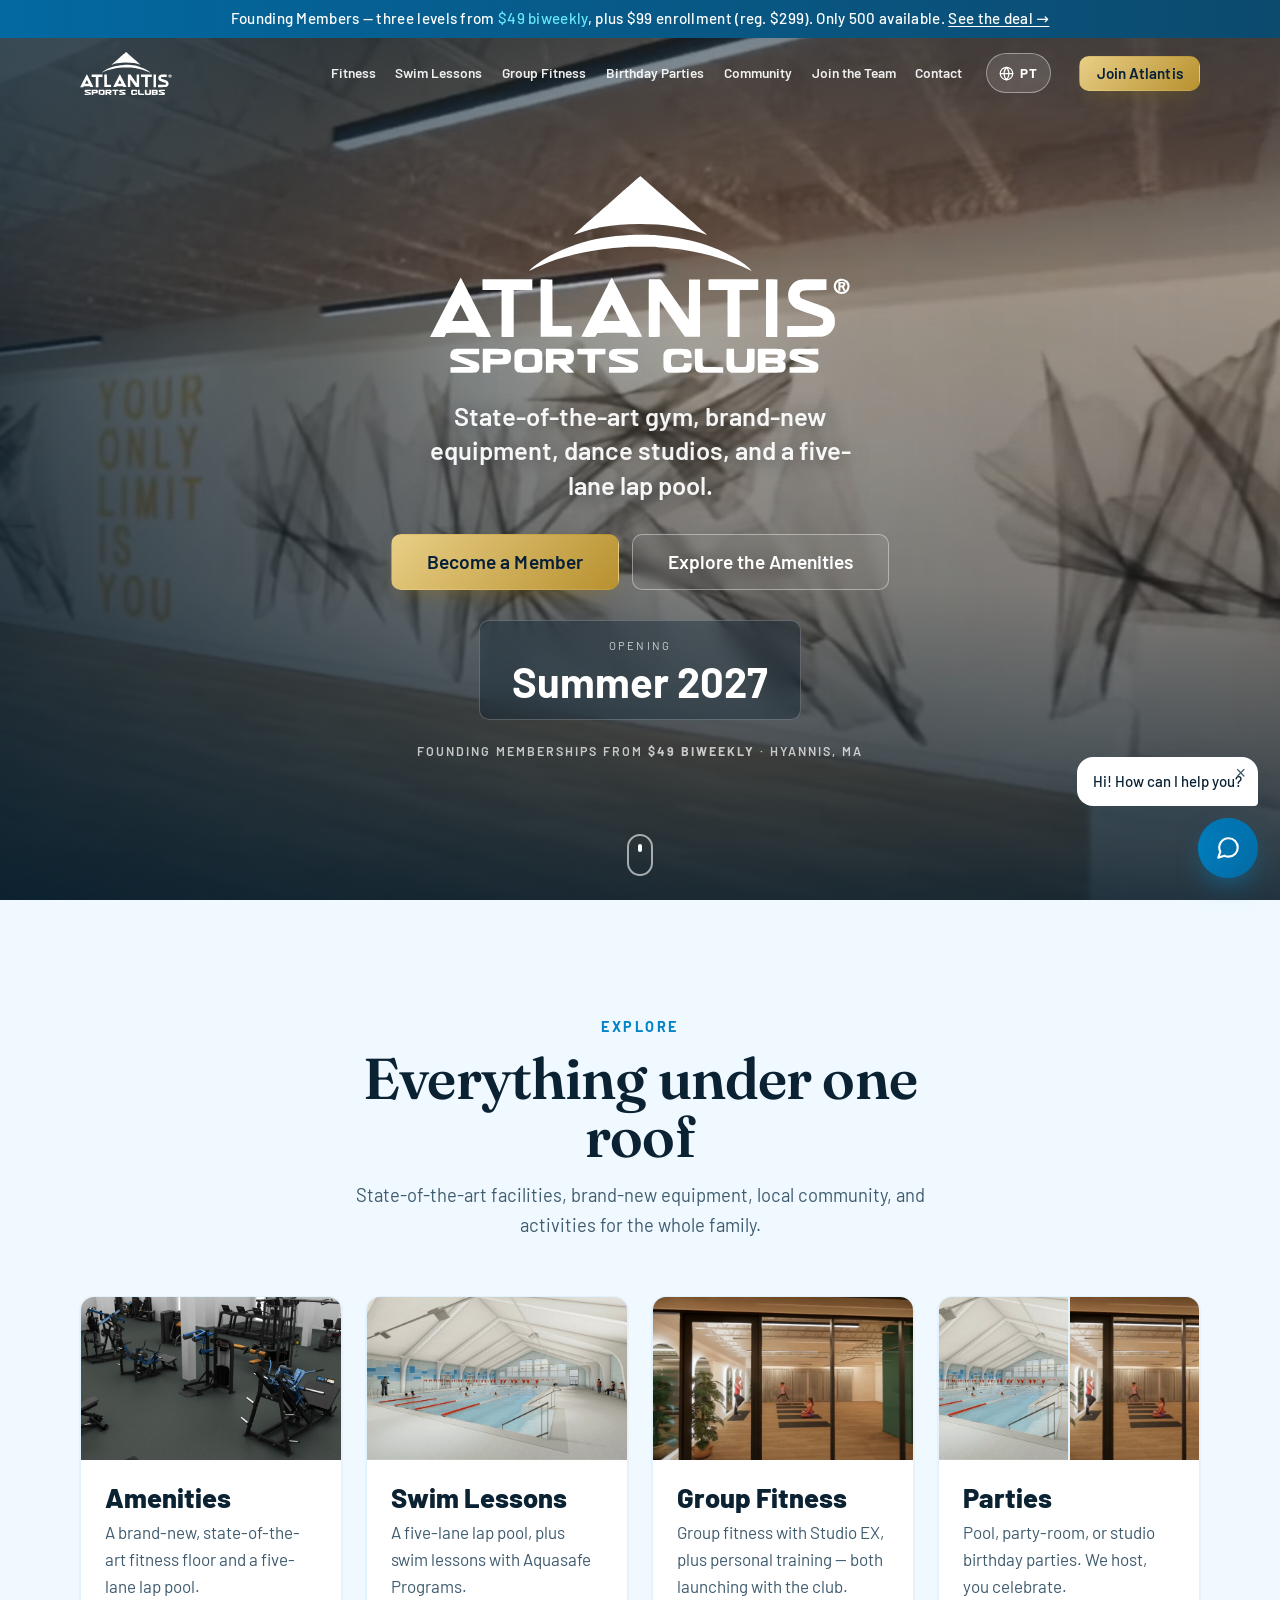
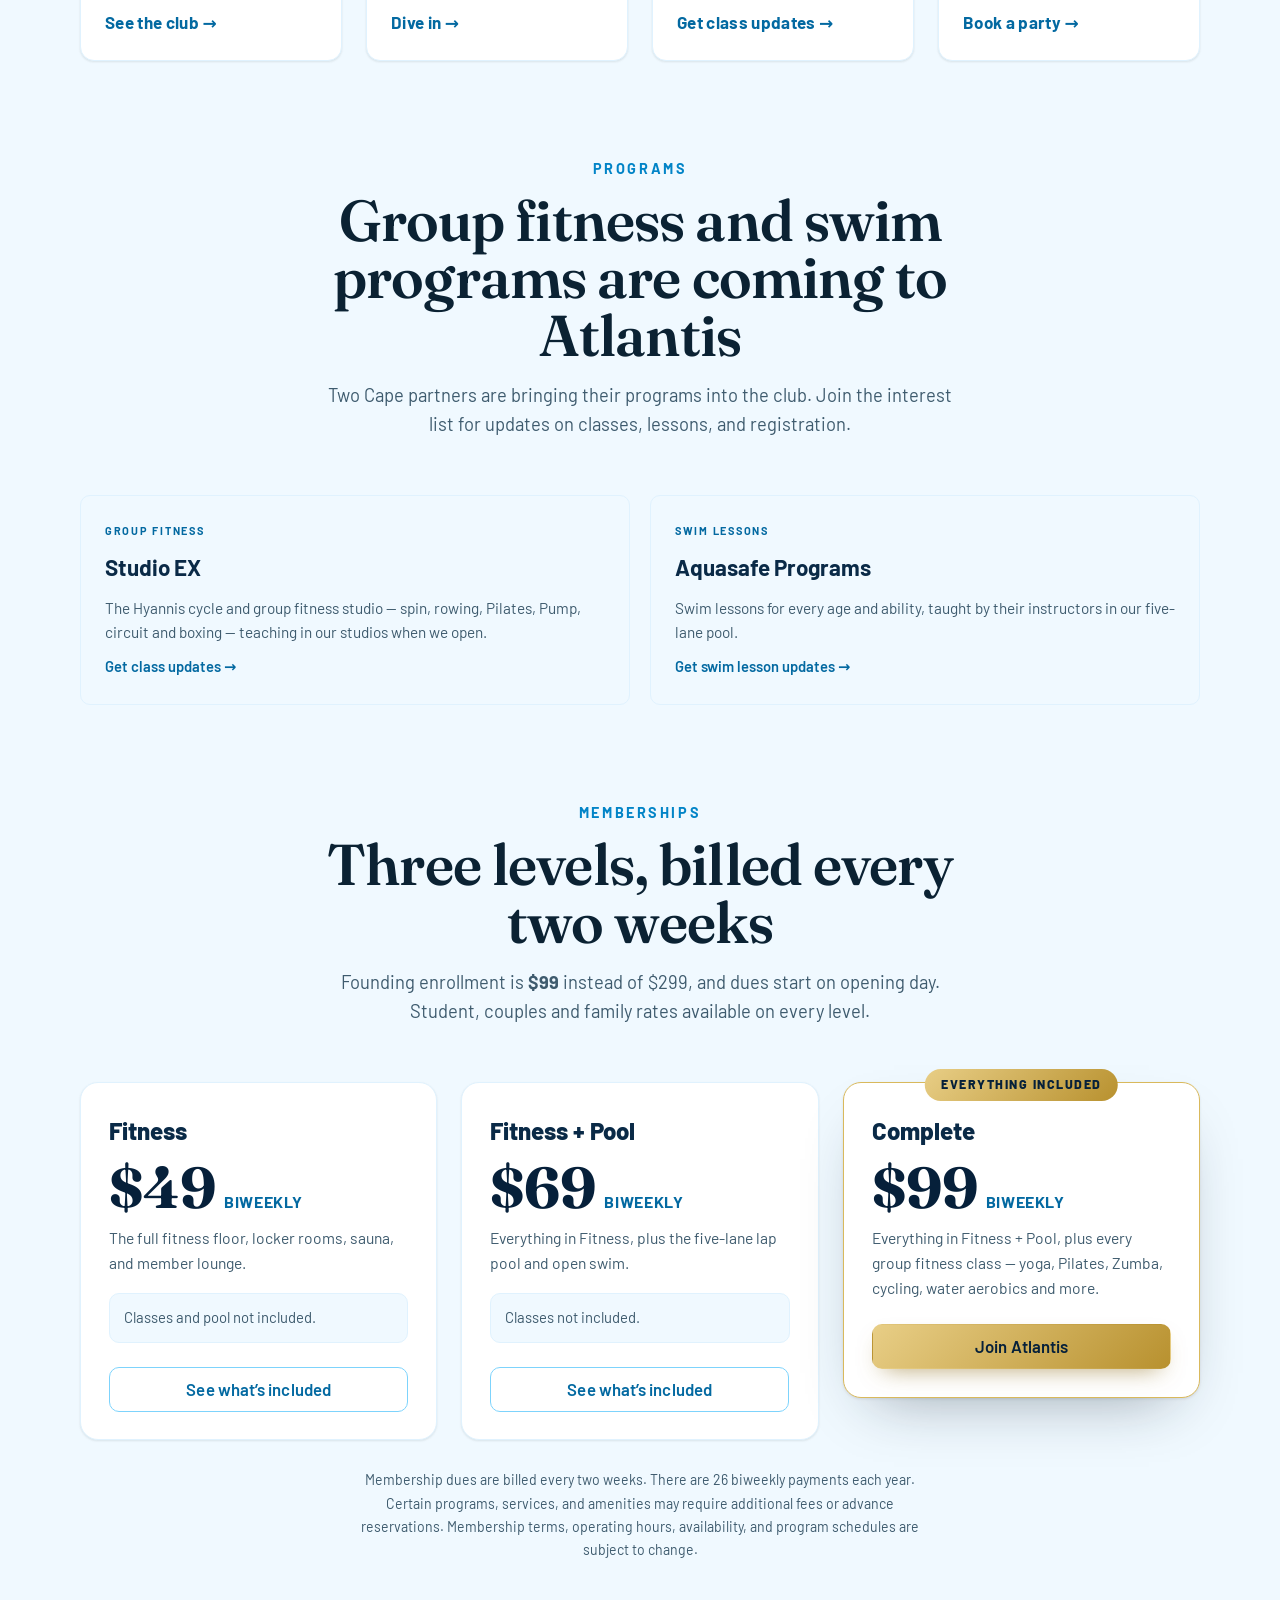
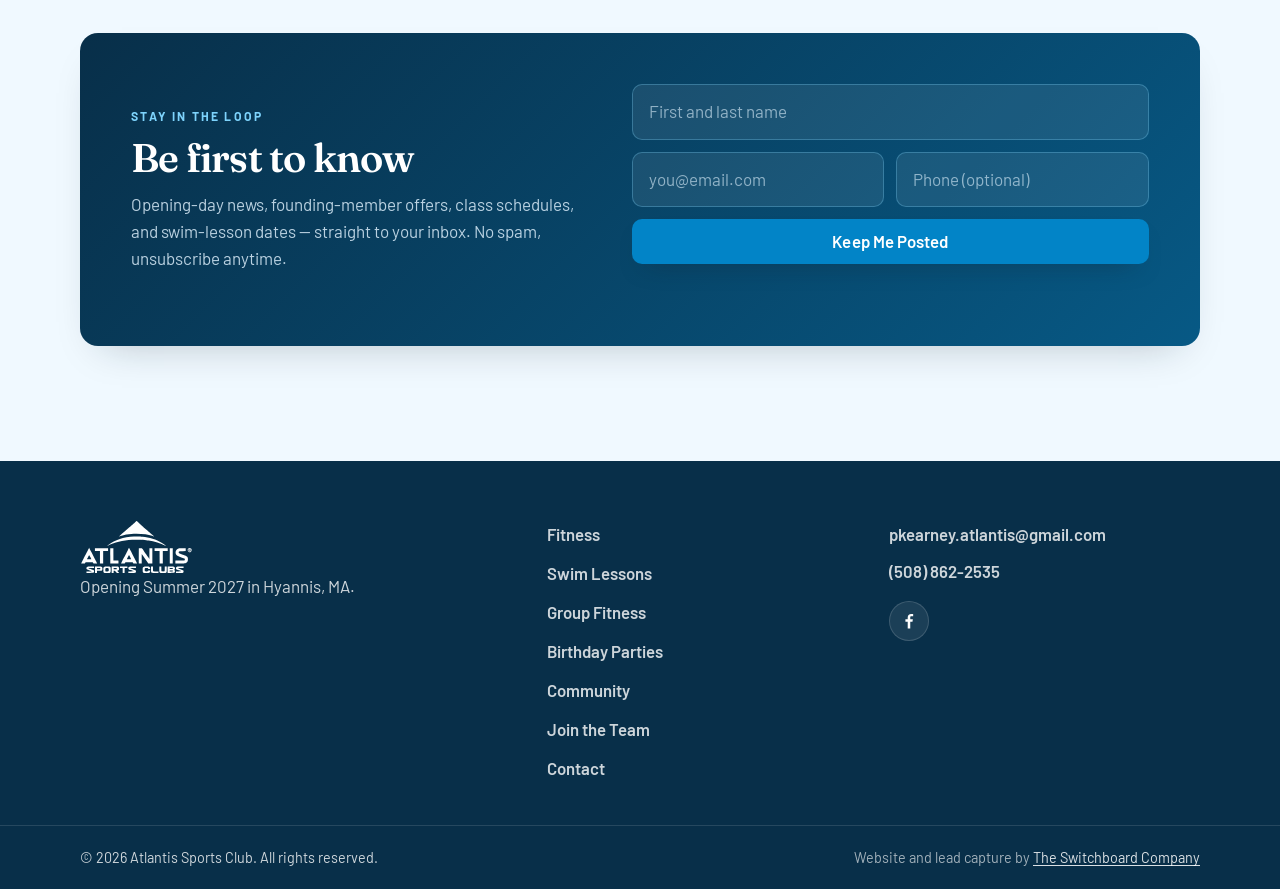
<file: index.html>
<!DOCTYPE html>
<html lang="en">
<head>
  <meta charset="UTF-8" />
  <meta name="viewport" content="width=device-width, initial-scale=1" />
  <title>Atlantis Sports Club — Opening Summer 2027 · Hyannis, MA</title>
  <meta name="description" content="Atlantis Sports Club is coming to Hyannis, MA — a brand-new gym and five-lane lap pool. Three membership levels: Fitness $49 biweekly, Fitness + Pool $69 biweekly, Complete $99 biweekly. Dues are billed every two weeks." />
  <meta name="theme-color" content="#0EA5E9" />
  <!-- Proves to Google that we own this site, which is what lets us submit the
       sitemap and read Search Console. Google re-checks it periodically, so
       this tag has to stay even though verification already succeeded. -->
  <meta name="google-site-verification" content="ANG-4xzpaHJVaE1169wWRhIxJuxJN9_SLKHZaZ0CeQY" />
  <meta property="og:title" content="Atlantis Sports Club — Opening Summer 2027" />
  <meta property="og:description" content="Three membership levels — Fitness $49 biweekly, Fitness + Pool $69 biweekly, Complete $99 biweekly. Founding enrollment $99 (reg. $299). Hyannis, MA." />
  <meta property="og:type" content="website" />
  <meta property="og:url" content="https://atlantissportsclubhyannis.com/" />
  <link rel="canonical" href="https://atlantissportsclubhyannis.com/" />
  <meta property="og:image" content="https://atlantissportsclubhyannis.com/assets/images/hero-poster.jpg" />
  <meta name="twitter:card" content="summary_large_image" />
  <link rel="icon" href="/favicon.ico" sizes="any" />
  <link rel="icon" type="image/svg+xml" href="/favicon.svg" />
  <link rel="apple-touch-icon" href="/apple-touch-icon.png" />
  <link rel="preconnect" href="https://fonts.googleapis.com" />
  <link rel="preconnect" href="https://fonts.gstatic.com" crossorigin />
  <link href="https://fonts.googleapis.com/css2?family=Barlow:wght@400;500;600;700;800&family=Fraunces:ital,opsz,wght@0,9..144,500;0,9..144,600;0,9..144,700;1,9..144,500&display=swap" rel="stylesheet" />
  <link rel="stylesheet" href="styles.css?v=50" />

  <!-- ============================ STRUCTURED DATA ============================
       Tells Google this is a real health club at a real address, which is what
       earns the business panel and Maps relevance for "gym in Hyannis". It is
       written out rather than generated from config.js on purpose: a crawler
       that skips our JavaScript still has to see it.

       KEEP IN SYNC with config.js — name, address, phone, email and price range.
       If any of those change there, change them here too.

       Deliberately absent: geo coordinates (we would be guessing them, and a
       wrong pin is worse than none — Google resolves the address itself) and
       openingHours (the club has none until it opens in summer 2027). -->
  <script type="application/ld+json">
  {
    "@context": "https://schema.org",
    "@type": "HealthClub",
    "@id": "https://atlantissportsclubhyannis.com/#club",
    "name": "Atlantis Sports Club",
    "description": "A brand-new gym and five-lane lap pool opening in summer 2027 in Hyannis, MA. Three membership levels, plus student, couples and family rates.",
    "url": "https://atlantissportsclubhyannis.com/",
    "image": "https://atlantissportsclubhyannis.com/assets/images/exterior.jpg",
    "telephone": "+1-508-862-2535",
    "email": "pkearney.atlantis@gmail.com",
    "priceRange": "$49-$99 biweekly",
    "currenciesAccepted": "USD",
    "address": {
      "@type": "PostalAddress",
      "streetAddress": "35 Scudder Ave",
      "addressLocality": "Hyannis",
      "addressRegion": "MA",
      "postalCode": "02601",
      "addressCountry": "US"
    },
    "hasMap": "https://www.google.com/maps/search/?api=1&query=35+Scudder+Ave+Hyannis+MA+02601",
    "sameAs": [
      "https://www.facebook.com/ATLANTISSPORTSCLUBANDSPAHYANNIS/"
    ],
    "amenityFeature": [
      { "@type": "LocationFeatureSpecification", "name": "Five-lane lap pool", "value": true },
      { "@type": "LocationFeatureSpecification", "name": "Fitness floor", "value": true },
      { "@type": "LocationFeatureSpecification", "name": "Group fitness studios", "value": true },
      { "@type": "LocationFeatureSpecification", "name": "Sauna", "value": true },
      { "@type": "LocationFeatureSpecification", "name": "Free parking", "value": true }
    ]
  }
  </script>
</head>
<body data-page="home">

  <div id="siteHeader"></div>

  <!-- ============================ HERO ============================ -->
  <section class="hero hero--center" id="top">
    <div class="hero__media" id="heroMedia">
      <video class="hero__video" id="heroVideo" autoplay muted loop playsinline poster="assets/images/hero-poster.jpg">
        <source src="assets/video/hero.webm" type="video/webm" />
        <source src="assets/video/hero.mp4" type="video/mp4" />
      </video>
      <div class="hero__scrim"></div>
      <div class="hero__glow" id="heroGlow" aria-hidden="true"></div>
    </div>

    <div class="hero__content">
      <h1 class="hero__logo reveal">
        <span class="hero__logo-mark" aria-hidden="true"></span>
        <span class="sr-only">Atlantis Sports Clubs — Hyannis, MA</span>
      </h1>
      <p class="hero__tagline reveal">
        State-of-the-art gym, brand-new equipment, dance studios,
        and a five-lane lap pool.
      </p>

      <div class="hero__cta reveal">
        <a href="memberships.html" class="btn btn--gold btn--lg">Become a Member</a>
        <a href="amenities.html" class="btn btn--ghost btn--lg">Explore the Amenities</a>
      </div>

      <div class="opening reveal">
        <span class="opening__lab">Opening</span>
        <span class="opening__when" data-opening-label>Summer 2027</span>
      </div>

      <p class="hero__trust reveal">Founding memberships from <strong>$49 biweekly</strong> · Hyannis, MA</p>
    </div>

    <a href="#explore" class="hero__scroll" aria-label="Scroll to explore the club"><span class="hero__scroll-mouse"><span></span></span></a>
  </section>

  <!-- ============================ EXPLORE ============================ -->
  <section class="section section--alt" id="explore">
    <div class="container">
      <div class="section__head">
        <p class="section__eyebrow">Explore</p>
        <h2 class="section__title">Everything under one roof</h2>
        <p class="section__sub">State-of-the-art facilities, brand-new equipment, local community, and activities for the whole family.</p>
      </div>
      <div class="explore-grid">
        <a href="amenities.html" class="explore-card">
          <span class="explore-card__media" style="background-image:url('assets/images/gym/gym-1.jpg')"></span>
          <span class="explore-card__body">
            <h3>Amenities</h3>
            <p>A brand-new, state-of-the-art fitness floor and a five-lane lap pool.</p>
            <span class="explore-card__link">See the club</span>
          </span>
        </a>
        <a href="aquatics.html" class="explore-card">
          <span class="explore-card__media" data-img="pool"></span>
          <span class="explore-card__body">
            <h3>Swim Lessons</h3>
            <p>A five-lane lap pool, plus swim lessons with Aquasafe Programs.</p>
            <span class="explore-card__link">Dive in</span>
          </span>
        </a>
        <a href="training.html" class="explore-card">
          <span class="explore-card__media" data-img="dance"></span>
          <span class="explore-card__body">
            <h3>Group Fitness</h3>
            <p>Group fitness with Studio EX, plus personal training — both launching with the club.</p>
            <span class="explore-card__link">Get class updates</span>
          </span>
        </a>
        <a href="parties.html" class="explore-card">
          <span class="explore-card__media media-mosaic media-mosaic--two" aria-hidden="true">
            <span class="split-pane" data-img="pool"></span>
            <span class="split-pane" data-img="dance"></span>
          </span>
          <span class="explore-card__body">
            <h3>Parties</h3>
            <p>Pool, party-room, or studio birthday parties. We host, you celebrate.</p>
            <span class="explore-card__link">Book a party</span>
          </span>
        </a>
      </div>

      <!-- ---------------------------------------------- program partners --- -->
      <!-- Two outside programmes running inside the club. On the home page
           because a visitor who already knows Studio EX or Aquasafe locally
           will recognise them faster than they will recognise us — and
           because both are a reason to join a club that hasn't opened. -->
      <div class="section__head" style="margin-top:clamp(60px,8vw,96px)">
        <p class="section__eyebrow">Programs</p>
        <h2 class="section__title">Group fitness and swim programs are coming to Atlantis</h2>
        <p class="section__sub">Two Cape partners are bringing their programs into the club. Join the interest list for updates on classes, lessons, and registration.</p>
      </div>

      <div class="progband">
        <a href="training.html" class="progcard">
          <span class="progcard__tag">Group Fitness</span>
          <h3 class="progcard__name"><span data-partner-name="studioEx">Studio EX</span></h3>
          <p class="progcard__body">The Hyannis cycle and group fitness studio — spin, rowing, Pilates, Pump, circuit and boxing — teaching in our studios when we open.</p>
          <span class="progcard__link">Get class updates &rarr;</span>
        </a>
        <a href="aquatics.html" class="progcard">
          <span class="progcard__tag">Swim Lessons</span>
          <h3 class="progcard__name"><span data-partner-name="aquasafe">Aquasafe Programs</span></h3>
          <p class="progcard__body">Swim lessons for every age and ability, taught by their instructors in our five-lane pool.</p>
          <span class="progcard__link">Get swim lesson updates &rarr;</span>
        </a>
      </div>

      <!-- ---------------------------------------------- membership levels --- -->
      <!-- The three tiers, on the home page, above the fold-and-a-half. Paul's
           first priority is that nobody has to hunt to learn what it costs. -->
      <div class="section__head" style="margin-top:clamp(60px,8vw,96px)">
        <p class="section__eyebrow">Memberships</p>
        <h2 class="section__title">Three levels, billed every two weeks</h2>
        <p class="section__sub">Founding enrollment is <strong><span data-price="enrollment">$99</span></strong> instead of <span data-price="regularEnrollment">$299</span>, and dues start on opening day. Student, couples and family rates available on every level.</p>
      </div>

      <div class="boards">
        <article class="board">
          <h3 class="board__name">Fitness</h3>
          <div class="board__price">
            <span class="board__amt" data-price="fitness">$49</span>
            <span class="board__cadence">Biweekly</span>
          </div>
          <p class="board__enroll">The full fitness floor, locker rooms, sauna, and member lounge.</p>
          <p class="board__excludes">Classes and pool not included.</p>
          <div class="board__cta"><a href="memberships.html" class="btn btn--outline btn--block">See what&rsquo;s included</a></div>
        </article>

        <article class="board">
          <h3 class="board__name">Fitness + Pool</h3>
          <div class="board__price">
            <span class="board__amt" data-price="fitnessPool">$69</span>
            <span class="board__cadence">Biweekly</span>
          </div>
          <p class="board__enroll">Everything in Fitness, plus the five-lane lap pool and open swim.</p>
          <p class="board__excludes">Classes not included.</p>
          <div class="board__cta"><a href="memberships.html" class="btn btn--outline btn--block">See what&rsquo;s included</a></div>
        </article>

        <article class="board board--featured">
          <span class="board__ribbon">Everything included</span>
          <h3 class="board__name">Complete</h3>
          <div class="board__price">
            <span class="board__amt" data-price="complete">$99</span>
            <span class="board__cadence">Biweekly</span>
          </div>
          <p class="board__enroll">Everything in Fitness&nbsp;+&nbsp;Pool, plus every group fitness class — yoga, Pilates, Zumba, cycling, water aerobics and more.</p>
          <div class="board__cta"><a href="memberships.html" class="btn btn--gold btn--block">Join Atlantis</a></div>
        </article>
      </div>

      <p class="disclaimer" data-disclaimer></p>

      <!-- ---------------------------------------------- newsletter signup --- -->
      <!-- id is the jump target for join.html's "Latest Club Updates" link,
           which the printed QR codes lead to. Without it the scan lands at the
           top of the home page and the visitor has to go hunting. -->
      <div class="signup reveal" id="signup">
        <div class="signup__copy">
          <p class="signup__eyebrow">Stay in the Loop</p>
          <h3 class="signup__title">Be first to know</h3>
          <p class="signup__sub">Opening-day news, founding-member offers, class schedules, and swim-lesson dates — straight to your inbox. No spam, unsubscribe anytime.</p>
        </div>
        <form class="signup__form" data-signup data-signup-interest="Newsletter &amp; club updates" data-signup-source="Website — Newsletter">
          <div class="signup__fields">
            <label class="sr-only" for="nlName">Name</label>
            <input id="nlName" type="text" name="name" autocomplete="name" placeholder="First and last name" required />
            <label class="sr-only" for="nlEmail">Email</label>
            <input id="nlEmail" type="email" name="email" autocomplete="email" placeholder="you@email.com" required />
            <label class="sr-only" for="nlPhone">Phone</label>
            <input id="nlPhone" type="tel" name="phone" autocomplete="tel" placeholder="Phone (optional)" />
            <button type="submit" class="btn btn--primary">Keep Me Posted</button>
          </div>
          <!-- Bots fill every field they can see; people never see this one. -->
          <input type="text" name="company" class="signup__hp" tabindex="-1" autocomplete="off" aria-hidden="true" />
          <p class="signup__msg" role="status" data-signup-msg></p>
        </form>
      </div>
    </div>
  </section>

  <footer class="footer" id="siteFooter"></footer>

  <script src="config.js?v=27"></script>
  <script src="assets/pt.js?v=13"></script>
  <script src="assets/i18n.js?v=1"></script>
  <script src="script.js?v=39"></script>
<script src="assets/chat.js?v=8"></script>
</body>
</html>
</file>
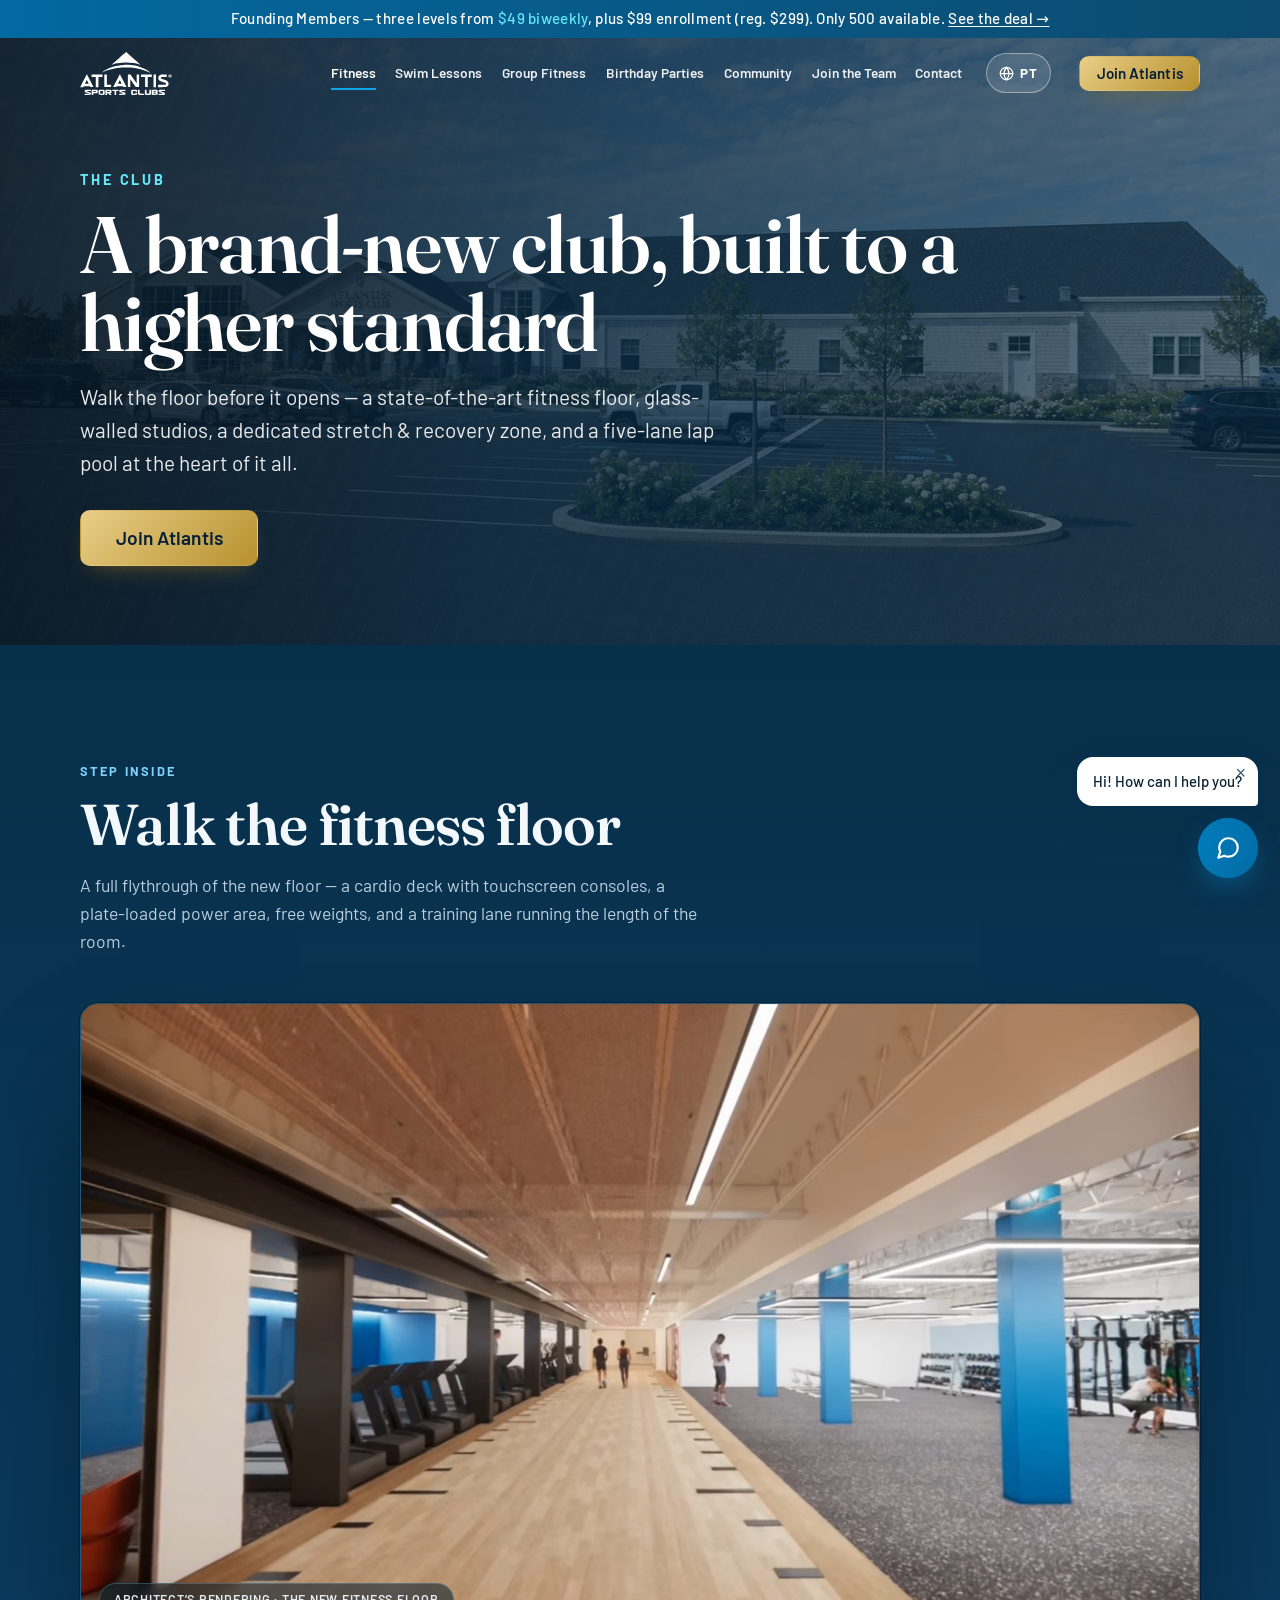
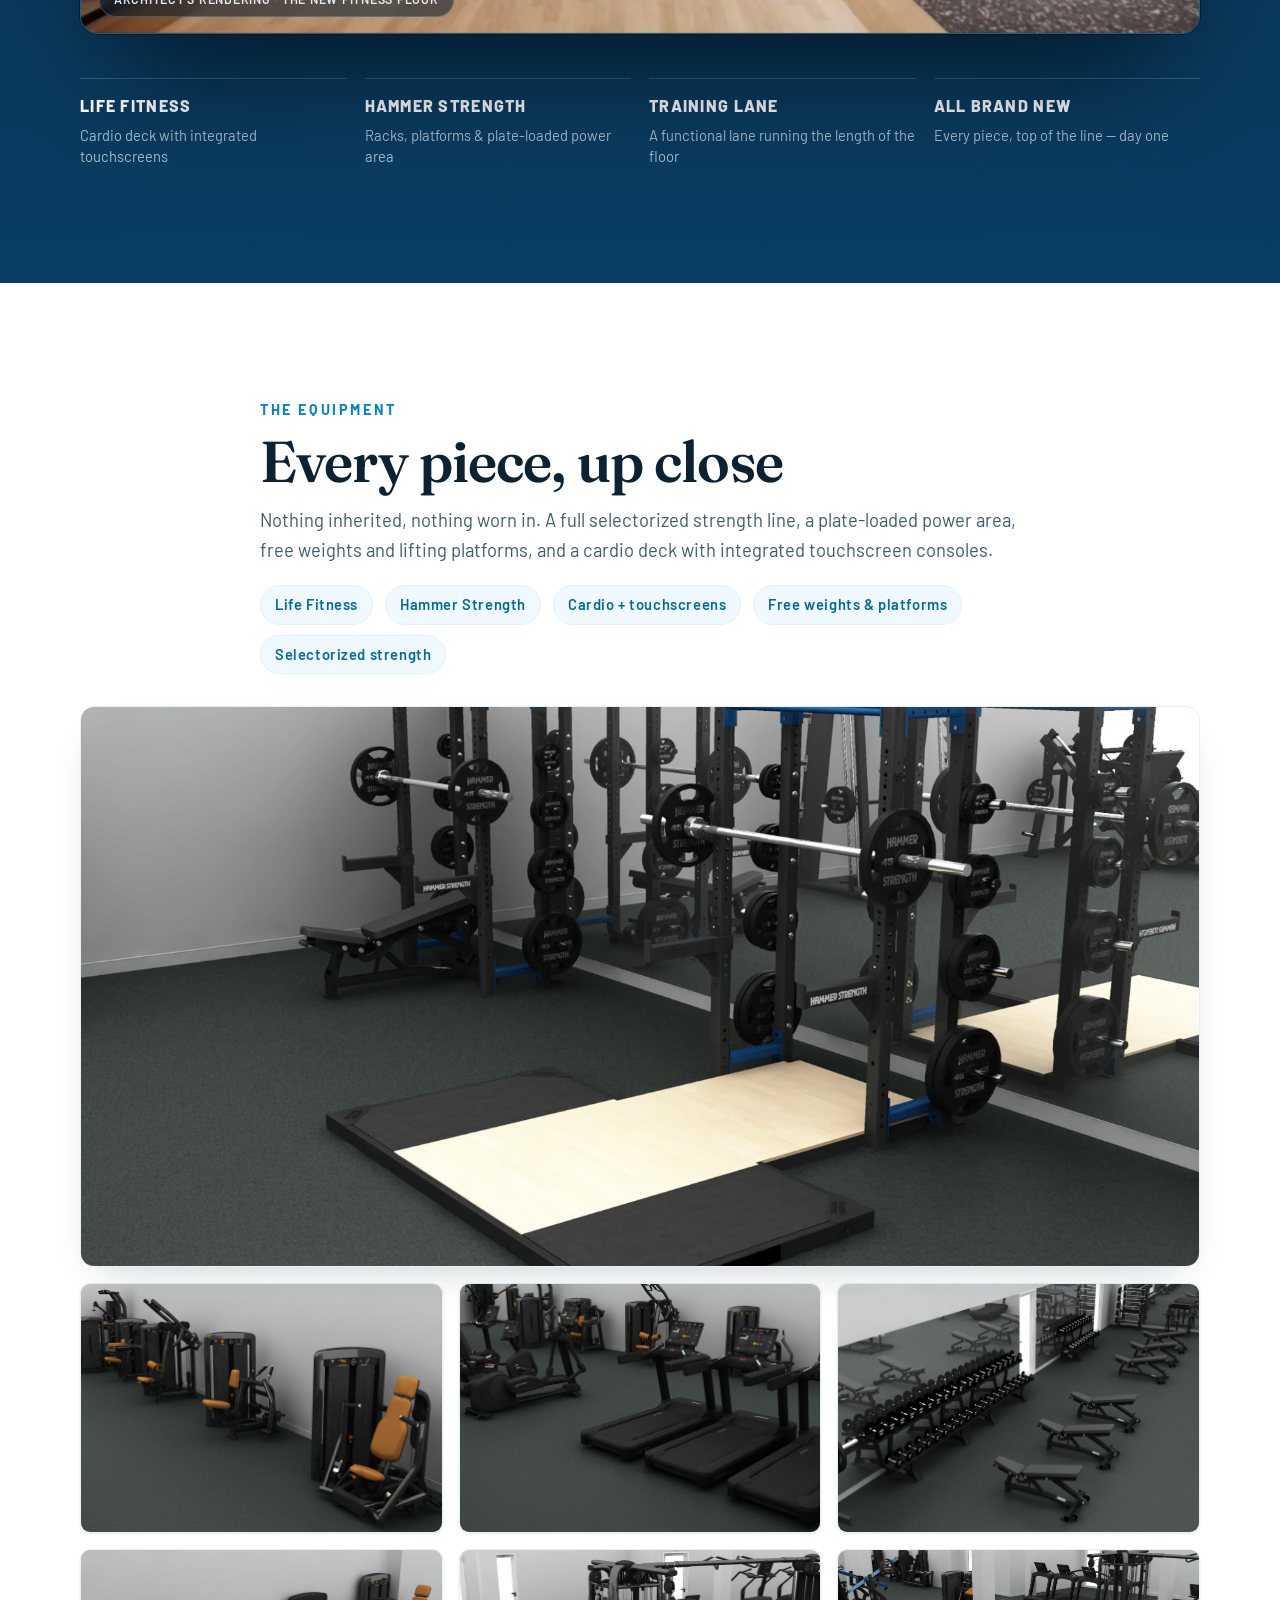
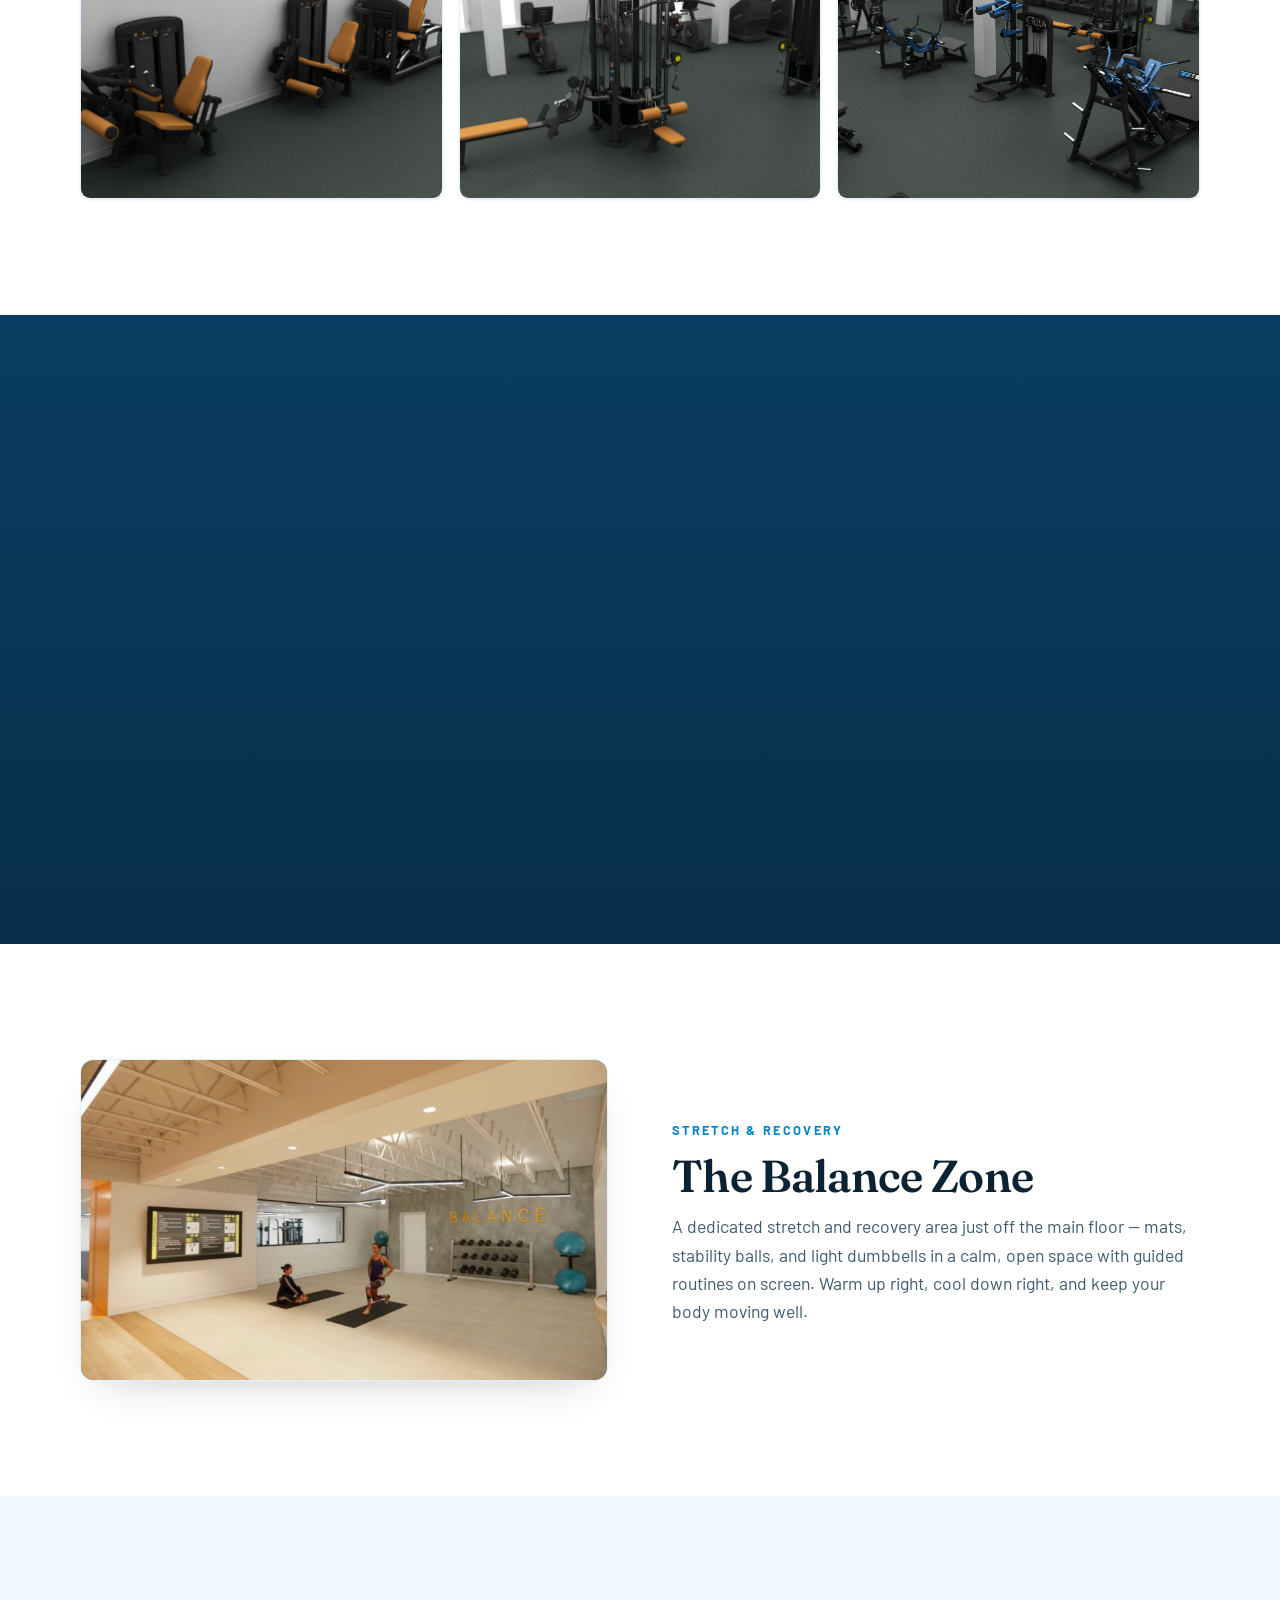
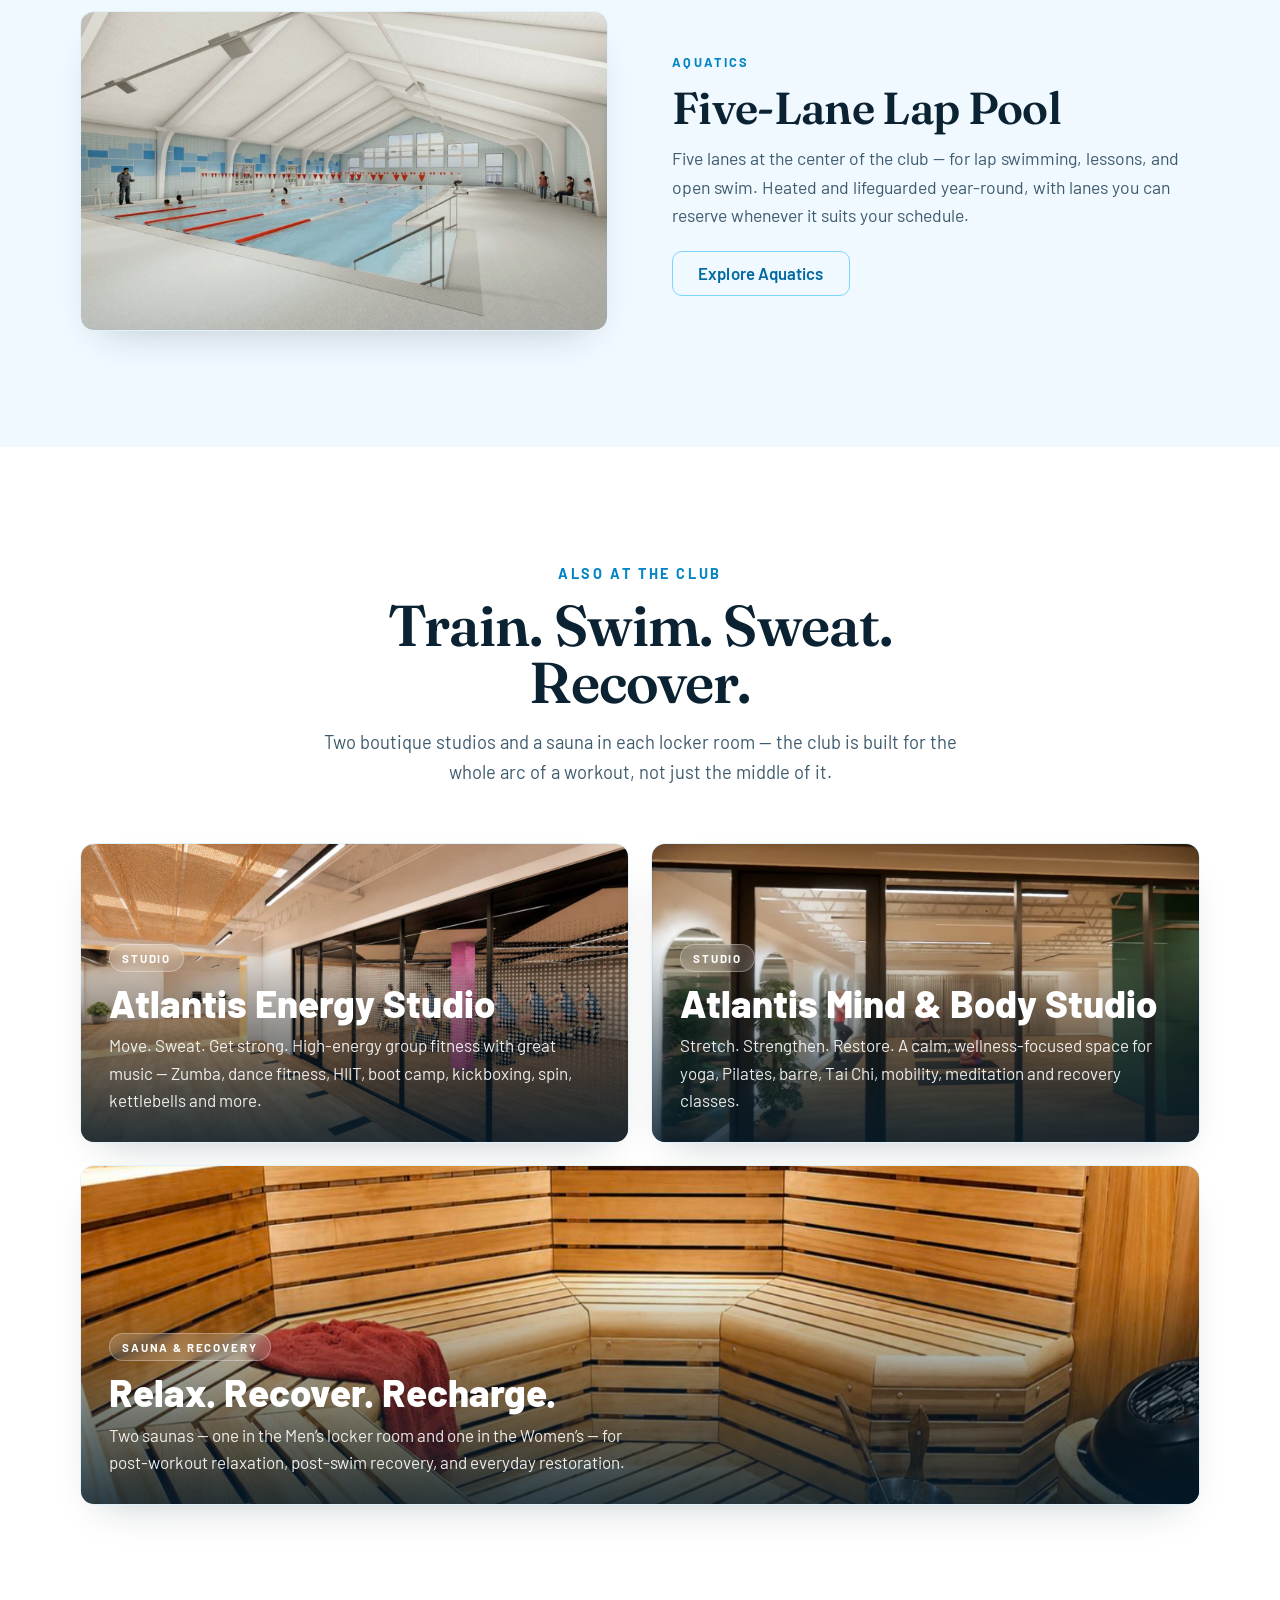
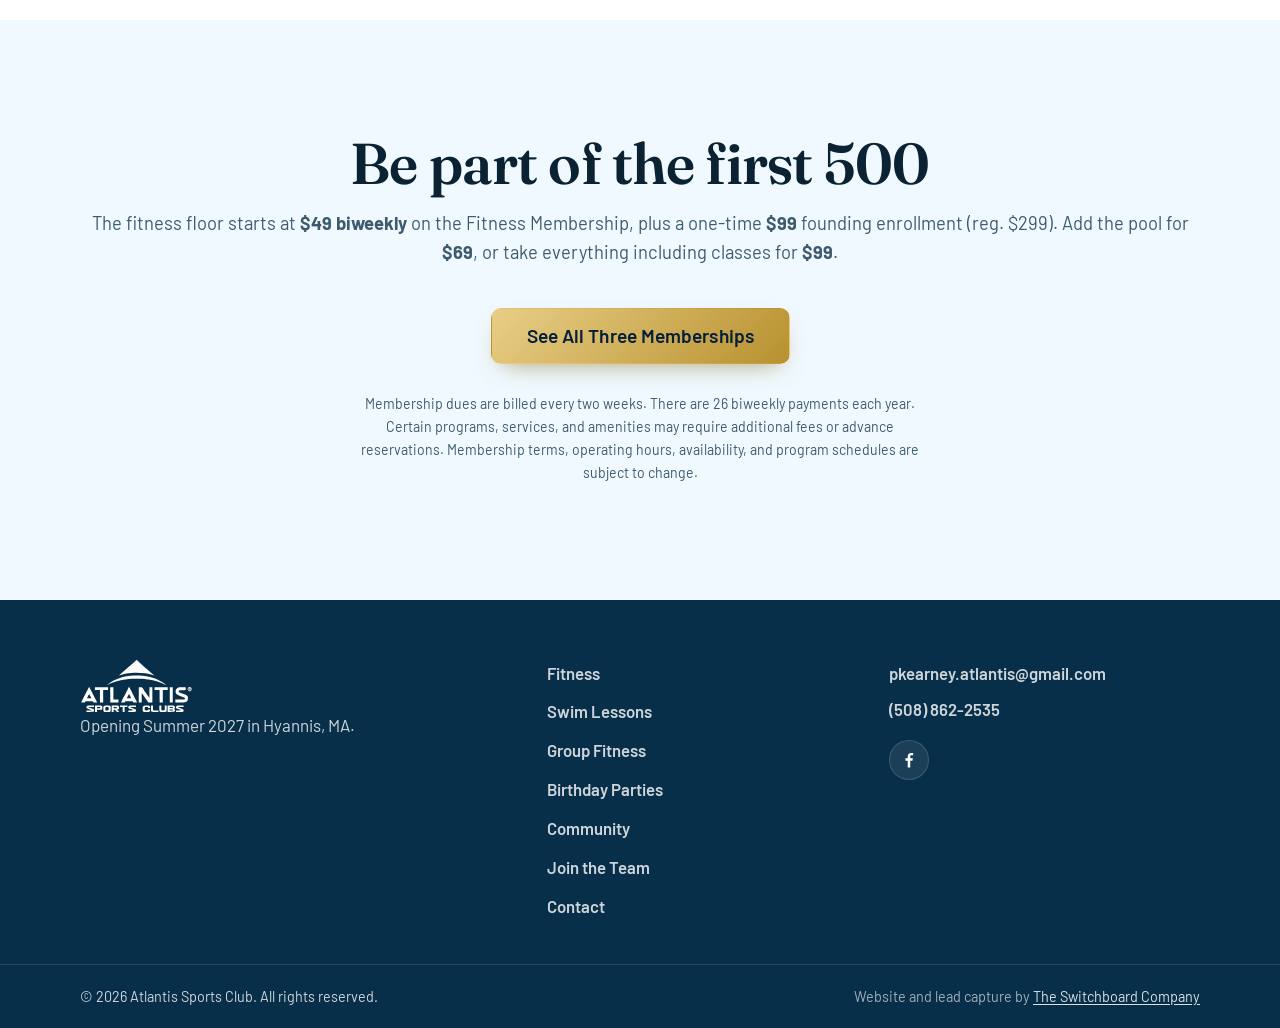
<file: amenities.html>
<!DOCTYPE html>
<html lang="en">
<head>
  <meta charset="UTF-8" />
  <meta name="viewport" content="width=device-width, initial-scale=1" />
  <title>Amenities — Atlantis Sports Club</title>
  <meta name="description" content="A brand-new, state-of-the-art fitness floor with Life Fitness and Hammer Strength equipment, a five-lane lap pool, the Atlantis Energy Studio and Mind &amp; Body Studio, plus a sauna in each locker room. Atlantis Sports Club, Hyannis, MA." />
  <meta name="theme-color" content="#0EA5E9" />
  <meta property="og:title" content="Amenities — Atlantis Sports Club" />
  <meta property="og:description" content="A brand-new, state-of-the-art fitness floor with Life Fitness and Hammer Strength equipment, a five-lane lap pool, the Atlantis Energy Studio and Mind &amp; Body Studio, plus a sauna in each locker room. Atlantis Sports Club, Hyannis, MA." />
  <meta property="og:type" content="website" />
  <meta property="og:image" content="https://atlantissportsclubhyannis.com/assets/images/pool.jpg" />
  <meta name="twitter:card" content="summary_large_image" />
  <meta property="og:url" content="https://atlantissportsclubhyannis.com/amenities.html" />
  <link rel="canonical" href="https://atlantissportsclubhyannis.com/amenities.html" />
  <link rel="icon" href="/favicon.ico" sizes="any" />
  <link rel="icon" type="image/svg+xml" href="/favicon.svg" />
  <link rel="apple-touch-icon" href="/apple-touch-icon.png" />
  <link rel="preconnect" href="https://fonts.googleapis.com" />
  <link rel="preconnect" href="https://fonts.gstatic.com" crossorigin />
  <link href="https://fonts.googleapis.com/css2?family=Barlow:wght@400;500;600;700;800&family=Fraunces:ital,opsz,wght@0,9..144,500;0,9..144,600;0,9..144,700;1,9..144,500&display=swap" rel="stylesheet" />
  <link rel="stylesheet" href="styles.css?v=50" />
</head>
<body data-page="amenities">

  <div id="siteHeader"></div>

  <section class="page-hero">
    <div class="container">
      <p class="page-hero__eyebrow">The Club</p>
      <h1 class="page-hero__title">A brand-new club, built to a higher standard</h1>
      <p class="page-hero__sub">Walk the floor before it opens — a state-of-the-art fitness floor, glass-walled studios, a dedicated stretch &amp; recovery zone, and a five-lane lap pool at the heart of it all.</p>
      <div class="page-hero__cta"><a href="memberships.html" class="btn btn--gold btn--lg">Join Atlantis</a></div>
    </div>
  </section>

  <!-- ============================ FLYTHROUGH (gym floor) ============================ -->
  <section class="cine">
    <div class="container">
      <div class="cine__head reveal">
        <p class="cine__eyebrow">Step Inside</p>
        <h2 class="cine__title">Walk the fitness floor</h2>
        <p class="cine__sub">A full flythrough of the new floor — a cardio deck with touchscreen consoles, a plate-loaded power area, free weights, and a training lane running the length of the room.</p>
      </div>
      <figure class="cine__frame reveal">
        <video muted loop playsinline preload="none" data-scrollplay poster="assets/images/gym-floor-poster.jpg">
          <source src="assets/video/gym-floor.webm" type="video/webm" />
          <source src="assets/video/gym-floor.mp4" type="video/mp4" />
        </video>
        <figcaption class="cine__badge">Architect&rsquo;s rendering &middot; the new fitness floor</figcaption>
      </figure>
      <ul class="cine__stats reveal">
        <li><strong>Life Fitness</strong><span>Cardio deck with integrated touchscreens</span></li>
        <li><strong>Hammer Strength</strong><span>Racks, platforms &amp; plate-loaded power area</span></li>
        <li><strong>Training Lane</strong><span>A functional lane running the length of the floor</span></li>
        <li><strong>All Brand New</strong><span>Every piece, top of the line — day one</span></li>
      </ul>
    </div>
  </section>

  <!-- ============================ GYM EQUIPMENT ============================ -->
  <section class="section">
    <div class="container">
      <div class="section__head" style="text-align:left;margin-bottom:32px;max-width:760px">
        <p class="section__eyebrow">The Equipment</p>
        <h2 class="section__title">Every piece, up close</h2>
        <p class="section__sub">Nothing inherited, nothing worn in. A full selectorized strength line, a plate-loaded power area, free weights and lifting platforms, and a cardio deck with integrated touchscreen consoles.</p>
        <div class="brand-strip">
          <span>Life Fitness</span>
          <span>Hammer Strength</span>
          <span>Cardio + touchscreens</span>
          <span>Free weights &amp; platforms</span>
          <span>Selectorized strength</span>
        </div>
      </div>

      <div class="gallery-feature">
        <img src="assets/images/gym/gym-4.jpg" alt="Hammer Strength power racks and Olympic lifting platforms" loading="lazy" width="1600" height="998" />
      </div>
      <div class="gallery-grid">
        <figure><img src="assets/images/gym/gym-3.jpg" alt="Selectorized Life Fitness strength machines — chest press, shoulder press and row" loading="lazy" /></figure>
        <figure><img src="assets/images/gym/gym-2.jpg" alt="Life Fitness cardio deck with treadmills, ellipticals and touchscreen consoles" loading="lazy" /></figure>
        <figure><img src="assets/images/gym/gym-5.jpg" alt="Hammer Strength dumbbells and adjustable benches" loading="lazy" /></figure>
        <figure><img src="assets/images/gym/gym-6.jpg" alt="Life Fitness leg machines — leg curl, leg extension and leg press" loading="lazy" /></figure>
        <figure><img src="assets/images/gym/gym-7.jpg" alt="Life Fitness cable multi-jungle and upright bikes" loading="lazy" /></figure>
        <figure><img src="assets/images/gym/gym-1.jpg" alt="The Atlantis Sports Club fitness floor — Life Fitness and Hammer Strength equipment" loading="lazy" /></figure>
      </div>
    </div>
  </section>

  <!-- ============================ FLYTHROUGH (studio) ============================ -->
  <section class="cine cine--split">
    <div class="container">
      <div class="cine__split">
        <figure class="cine__frame reveal">
          <video muted loop playsinline preload="none" data-scrollplay poster="assets/images/studio-tour-poster.jpg">
            <source src="assets/video/studio-tour.webm" type="video/webm" />
            <source src="assets/video/studio-tour.mp4" type="video/mp4" />
          </video>
          <figcaption class="cine__badge">Architect&rsquo;s rendering &middot; the glass-walled studio</figcaption>
        </figure>
        <div class="cine__body reveal">
          <p class="cine__eyebrow">The Studios</p>
          <h2 class="cine__title">Group fitness, behind glass</h2>
          <p class="cine__sub">A glass-walled studio right off the main floor — spin, group fitness, and instructor-led classes in a space built for energy, with its own lighting and sound.</p>
          <ul class="cine__list">
            <li>Spin &amp; cycle classes</li>
            <li>Instructor-led group fitness</li>
            <li>Dedicated lighting &amp; sound</li>
          </ul>
        </div>
      </div>
    </div>
  </section>

  <!-- ============================ STRETCH & RECOVERY ============================ -->
  <section class="section">
    <div class="container">
      <div class="feature-row">
        <div class="feature-row__media feature-row__media--img">
          <img src="assets/images/stretch.jpg" alt="The Balance stretch and recovery zone — mats, dumbbells, and stability balls" loading="lazy" />
        </div>
        <div class="feature-row__body">
          <span class="feature-row__tag">Stretch &amp; Recovery</span>
          <h2>The Balance Zone</h2>
          <p>A dedicated stretch and recovery area just off the main floor — mats, stability balls, and light dumbbells in a calm, open space with guided routines on screen. Warm up right, cool down right, and keep your body moving well.</p>
        </div>
      </div>
    </div>
  </section>

  <!-- ============================ POOL (primary) ============================ -->
  <section class="section section--alt">
    <div class="container">
      <div class="feature-row">
        <div class="feature-row__media" data-img="pool"></div>
        <div class="feature-row__body">
          <span class="feature-row__tag">Aquatics</span>
          <h2>Five-Lane Lap Pool</h2>
          <p>Five lanes at the center of the club — for lap swimming, lessons, and open swim. Heated and lifeguarded year-round, with lanes you can reserve whenever it suits your schedule.</p>
          <div class="mt-cta" style="justify-content:flex-start;margin-top:22px">
            <a href="aquatics.html" class="btn btn--outline">Explore Aquatics</a>
          </div>
        </div>
      </div>
    </div>
  </section>

  <!-- ============================ SECONDARY (court + studio) ============================ -->
  <section class="section">
    <div class="container">
      <div class="section__head">
        <p class="section__eyebrow">Also at the Club</p>
        <h2 class="section__title">Train. Swim. Sweat. Recover.</h2>
        <p class="section__sub">Two boutique studios and a sauna in each locker room — the club is built for the whole arc of a workout, not just the middle of it.</p>
      </div>
      <div class="amenity-grid">
        <article class="amenity" data-img="energyStudio">
          <div class="amenity__media"></div>
          <div class="amenity__body">
            <span class="amenity__tag">Studio</span>
            <h3>Atlantis Energy Studio</h3>
            <p>Move. Sweat. Get strong. High-energy group fitness with great music — Zumba, dance fitness, HIIT, boot camp, kickboxing, spin, kettlebells and more.</p>
          </div>
        </article>
        <article class="amenity" data-img="mindBodyStudio">
          <div class="amenity__media"></div>
          <div class="amenity__body">
            <span class="amenity__tag">Studio</span>
            <h3>Atlantis Mind &amp; Body Studio</h3>
            <p>Stretch. Strengthen. Restore. A calm, wellness-focused space for yoga, Pilates, barre, Tai Chi, mobility, meditation and recovery classes.</p>
          </div>
        </article>
        <article class="amenity amenity--wide" data-img="sauna">
          <div class="amenity__media"></div>
          <div class="amenity__body">
            <span class="amenity__tag">Sauna &amp; Recovery</span>
            <h3>Relax. Recover. Recharge.</h3>
            <p>Two saunas — one in the Men&rsquo;s locker room and one in the Women&rsquo;s — for post-workout relaxation, post-swim recovery, and everyday restoration.</p>
          </div>
        </article>
      </div>
    </div>
  </section>

  <!-- ============================ CTA ============================ -->
  <section class="section section--alt center">
    <div class="container">
      <h2 class="section__title">Be part of the first <span data-price="spots">500</span></h2>
      <p class="section__sub" style="margin-left:auto;margin-right:auto">The fitness floor starts at <strong><span data-price="fitness">$49</span> biweekly</strong> on the Fitness Membership, plus a one-time <strong><span data-price="enrollment">$99</span></strong> founding enrollment (reg.&nbsp;<span data-price="regularEnrollment">$299</span>). Add the pool for <strong><span data-price="fitnessPool">$69</span></strong>, or take everything including classes for <strong><span data-price="complete">$99</span></strong>.</p>
      <div class="mt-cta"><a href="memberships.html" class="btn btn--gold btn--lg">See All Three Memberships</a></div>
      <p class="disclaimer" data-disclaimer></p>
    </div>
  </section>

  <footer class="footer" id="siteFooter"></footer>

  <script src="config.js?v=27"></script>
  <script src="assets/pt.js?v=13"></script>
  <script src="assets/i18n.js?v=1"></script>
  <script src="script.js?v=39"></script>
  <script src="assets/chat.js?v=8"></script>
</body>
</html>
</file>
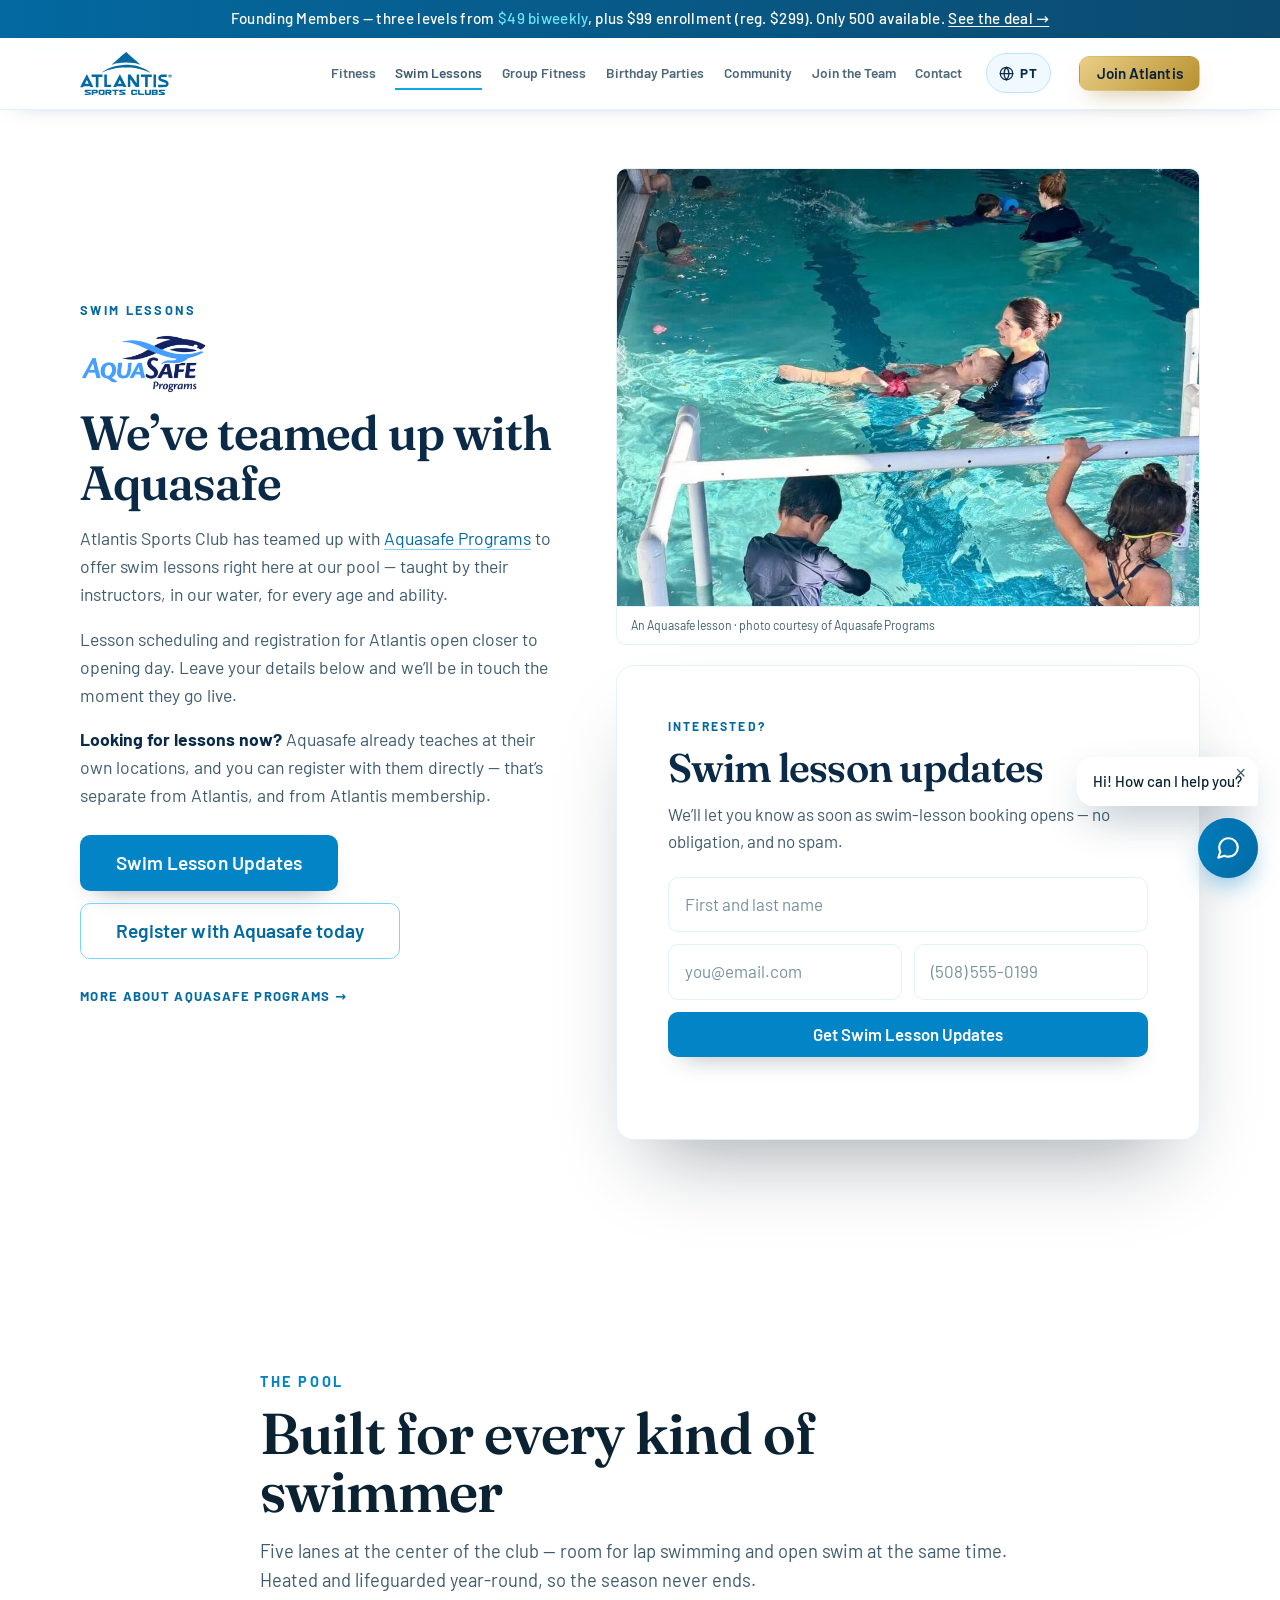
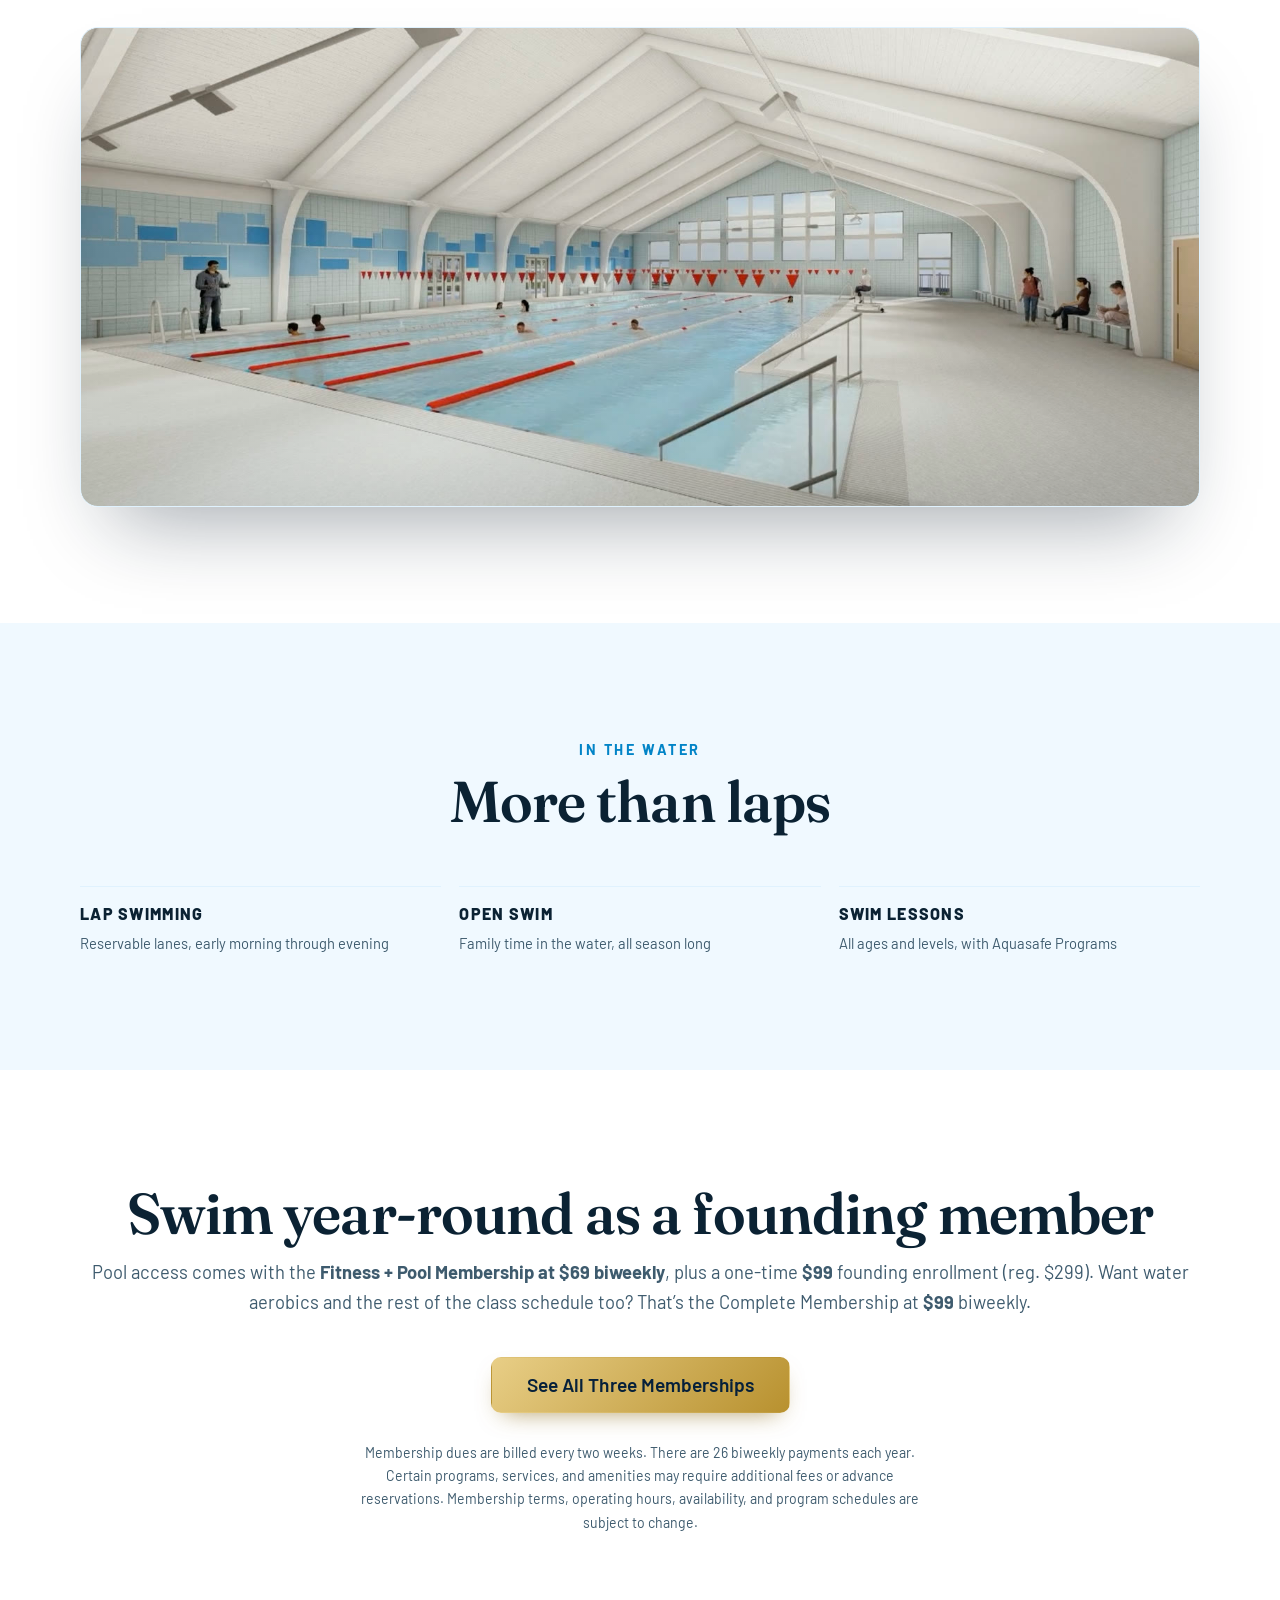
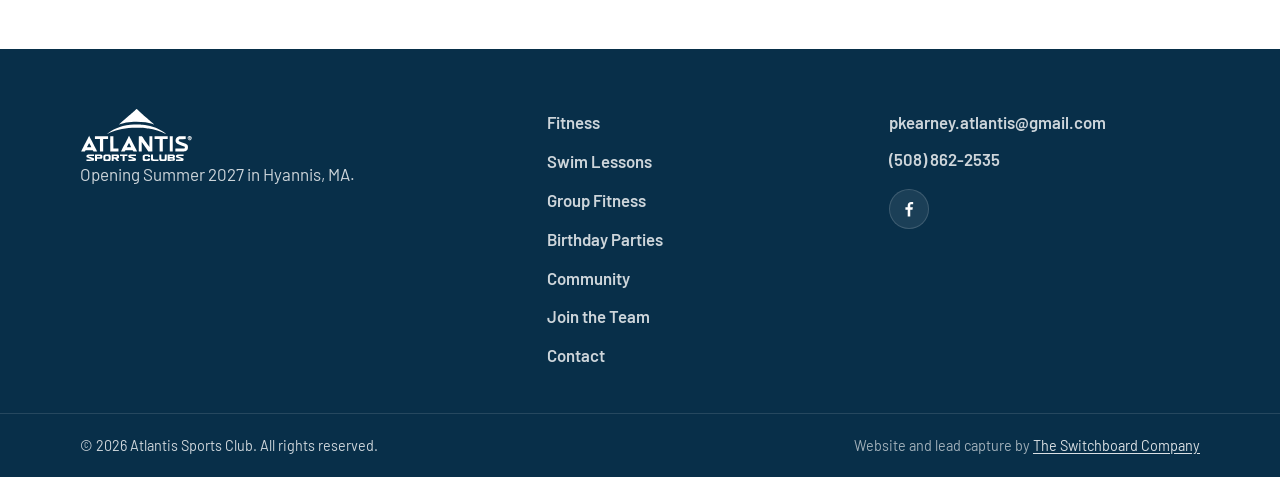
<file: aquatics.html>
<!DOCTYPE html>
<html lang="en">
<head>
  <meta charset="UTF-8" />
  <meta name="viewport" content="width=device-width, initial-scale=1" />
  <title>Swim Lessons — Atlantis Sports Club</title>
  <meta name="description" content="A five-lane lap pool in Hyannis, MA — lap swimming, open swim, and swim lessons offered in partnership with Aquasafe Programs. Leave your details and we'll tell you the moment lesson booking opens." />
  <meta name="theme-color" content="#0EA5E9" />
  <meta property="og:title" content="Swim Lessons — Atlantis Sports Club" />
  <meta property="og:description" content="A five-lane lap pool in Hyannis, MA — lap swimming, open swim, and swim lessons offered in partnership with Aquasafe Programs. Leave your details and we'll tell you the moment lesson booking opens." />
  <meta property="og:type" content="website" />
  <meta property="og:image" content="https://atlantissportsclubhyannis.com/assets/images/pool.jpg" />
  <meta name="twitter:card" content="summary_large_image" />
  <meta property="og:url" content="https://atlantissportsclubhyannis.com/aquatics.html" />
  <link rel="canonical" href="https://atlantissportsclubhyannis.com/aquatics.html" />
  <link rel="icon" href="/favicon.ico" sizes="any" />
  <link rel="icon" type="image/svg+xml" href="/favicon.svg" />
  <link rel="apple-touch-icon" href="/apple-touch-icon.png" />
  <link rel="preconnect" href="https://fonts.googleapis.com" />
  <link rel="preconnect" href="https://fonts.gstatic.com" crossorigin />
  <link href="https://fonts.googleapis.com/css2?family=Barlow:wght@400;500;600;700;800&family=Fraunces:ital,opsz,wght@0,9..144,500;0,9..144,600;0,9..144,700;1,9..144,500&display=swap" rel="stylesheet" />
  <link rel="stylesheet" href="styles.css?v=50" />
</head>
<body data-page="aquatics" data-nav-solid>

  <div id="siteHeader"></div>

  <!-- ============================ AQUASAFE ============================ -->
  <section class="cine cine--lead cine--light" id="swim-lessons">
    <div class="container">
      <div class="cine__split">
        <div class="cine__body reveal">
          <p class="cine__eyebrow">Swim Lessons</p>
          <img class="partner-logo partner-logo--plate" src="assets/images/partners/aquasafe-logo.png" alt="Aquasafe Programs" width="480" height="226" loading="lazy" />
          <h2 class="cine__title">We&rsquo;ve teamed up with Aquasafe</h2>
          <p class="cine__sub">Atlantis Sports Club has teamed up with <a href="#" data-partner="aquasafe.url">Aquasafe Programs</a> to offer swim lessons right here at our pool — taught by their instructors, in our water, for every age and ability.</p>
          <p class="cine__sub">Lesson scheduling and registration for Atlantis open closer to opening day. Leave your details below and we&rsquo;ll be in touch the moment they go live.</p>
          <p class="cine__sub"><strong>Looking for lessons now?</strong> Aquasafe already teaches at their own locations, and you can register with them directly — that&rsquo;s separate from Atlantis, and from Atlantis membership.</p>
          <div class="cine__cta">
            <a href="#lesson-updates" class="btn btn--primary btn--lg">Swim Lesson Updates</a>
            <a href="#" data-partner="aquasafe.liveUrl" class="btn btn--ghost btn--lg">Register with Aquasafe today</a>
          </div>
          <p class="cine__note">
            <a href="#" data-partner="aquasafe.url" class="cine__link">More about Aquasafe Programs &rarr;</a>
          </p>
        </div>

        <div class="partner-col reveal">
        <figure class="partner-shot">
          <img src="assets/images/partners/aquasafe-lesson.jpg" alt="An Aquasafe Programs instructor teaching a swim lesson" loading="lazy" width="1000" height="1333" />
          <figcaption>An Aquasafe lesson &middot; photo courtesy of Aquasafe Programs</figcaption>
        </figure>

        <div class="signup signup--panel" id="lesson-updates">
          <div class="signup__copy">
            <p class="signup__eyebrow">Interested?</p>
            <h3 class="signup__title">Swim lesson updates</h3>
            <p class="signup__sub">We&rsquo;ll let you know as soon as swim-lesson booking opens — no obligation, and no spam.</p>
          </div>
          <form class="signup__form" data-signup
                data-signup-interest="Swim lessons (Aquasafe)"
                data-signup-source="Website — Swim Lessons"
                data-signup-done="Thanks — we’ll be in touch as soon as lesson booking opens.">
            <div class="signup__fields">
              <label class="sr-only" for="swName">Name</label>
              <input id="swName" type="text" name="name" autocomplete="name" placeholder="First and last name" required />
              <label class="sr-only" for="swEmail">Email</label>
              <input id="swEmail" type="email" name="email" autocomplete="email" placeholder="you@email.com" required />
              <label class="sr-only" for="swPhone">Phone</label>
              <input id="swPhone" type="tel" name="phone" autocomplete="tel" placeholder="(508) 555-0199" required />
              <button type="submit" class="btn btn--primary">Get Swim Lesson Updates</button>
            </div>
            <!-- Bots fill every field they can see; people never see this one. -->
            <input type="text" name="company" class="signup__hp" tabindex="-1" autocomplete="off" aria-hidden="true" />
            <p class="signup__msg" role="status" data-signup-msg></p>
          </form>
        </div>
        </div>
      </div>
    </div>
  </section>

  <!-- ============================ THE POOL ============================ -->
  <section class="section">
    <div class="container">
      <div class="section__head" style="text-align:left;margin-bottom:32px;max-width:760px">
        <p class="section__eyebrow">The Pool</p>
        <h2 class="section__title">Built for every kind of swimmer</h2>
        <p class="section__sub">Five lanes at the center of the club — room for lap swimming and open swim at the same time. Heated and lifeguarded year-round, so the season never ends.</p>
      </div>
      <div class="pool-showcase reveal" data-img="pool" role="img" aria-label="The five-lane lap pool at Atlantis Sports Club"></div>
    </div>
  </section>

  <!-- ============================ WHAT THE POOL IS FOR ============================ -->
  <section class="section section--alt">
    <div class="container">
      <div class="section__head">
        <p class="section__eyebrow">In the Water</p>
        <h2 class="section__title">More than laps</h2>
      </div>
      <ul class="cine__stats cine__stats--light cine__stats--three">
        <li><strong>Lap Swimming</strong><span>Reservable lanes, early morning through evening</span></li>
        <li><strong>Open Swim</strong><span>Family time in the water, all season long</span></li>
        <li><strong>Swim Lessons</strong><span>All ages and levels, with Aquasafe Programs</span></li>
      </ul>
    </div>
  </section>

  <!-- ============================ CTA ============================ -->
  <section class="section center">
    <div class="container">
      <h2 class="section__title">Swim year-round as a founding member</h2>
      <p class="section__sub" style="margin-left:auto;margin-right:auto">Pool access comes with the <strong>Fitness&nbsp;+&nbsp;Pool Membership at <span data-price="fitnessPool">$69</span> biweekly</strong>, plus a one-time <strong><span data-price="enrollment">$99</span></strong> founding enrollment (reg.&nbsp;<span data-price="regularEnrollment">$299</span>). Want water aerobics and the rest of the class schedule too? That&rsquo;s the Complete Membership at <strong><span data-price="complete">$99</span></strong> biweekly.</p>
      <div class="mt-cta"><a href="memberships.html" class="btn btn--gold btn--lg">See All Three Memberships</a></div>
      <p class="disclaimer" data-disclaimer></p>
    </div>
  </section>

  <footer class="footer" id="siteFooter"></footer>

  <script src="config.js?v=27"></script>
  <script src="assets/pt.js?v=13"></script>
  <script src="assets/i18n.js?v=1"></script>
  <script src="script.js?v=39"></script>
  <script src="assets/chat.js?v=8"></script>
</body>
</html>
</file>
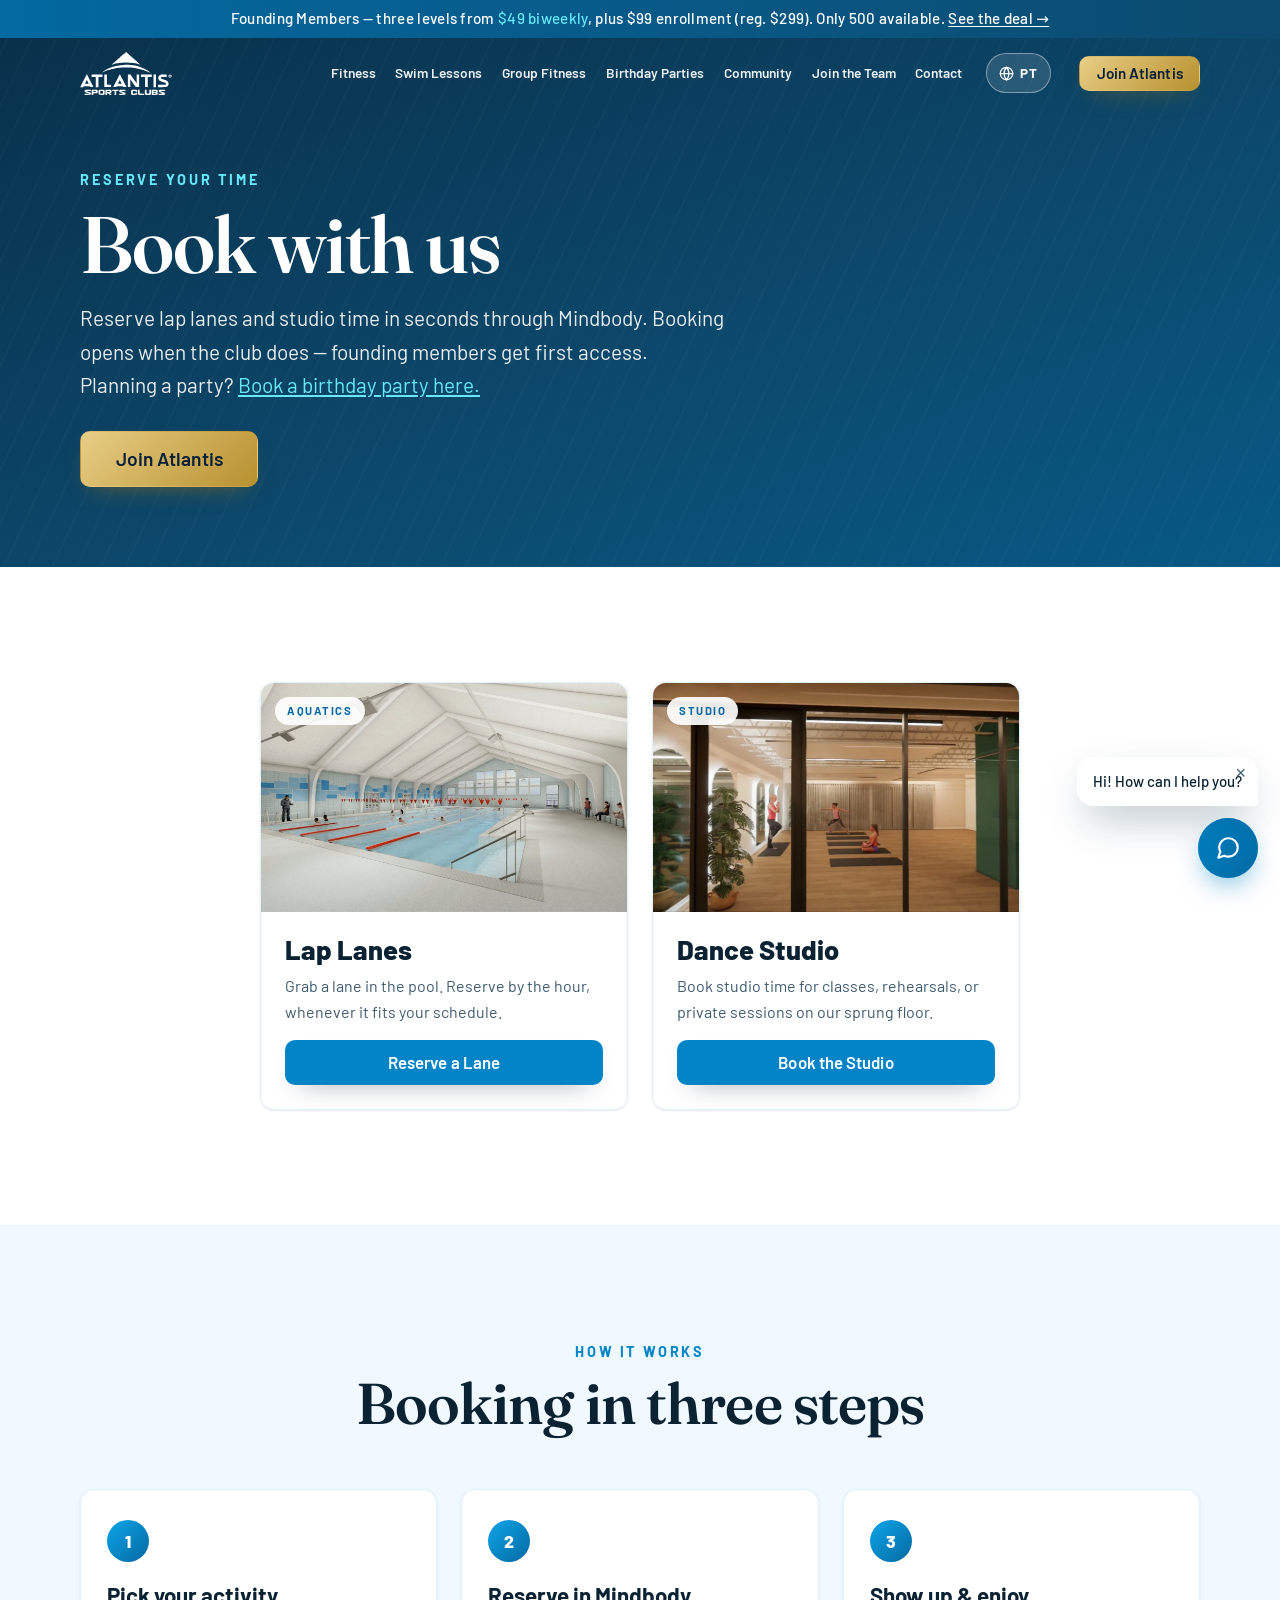
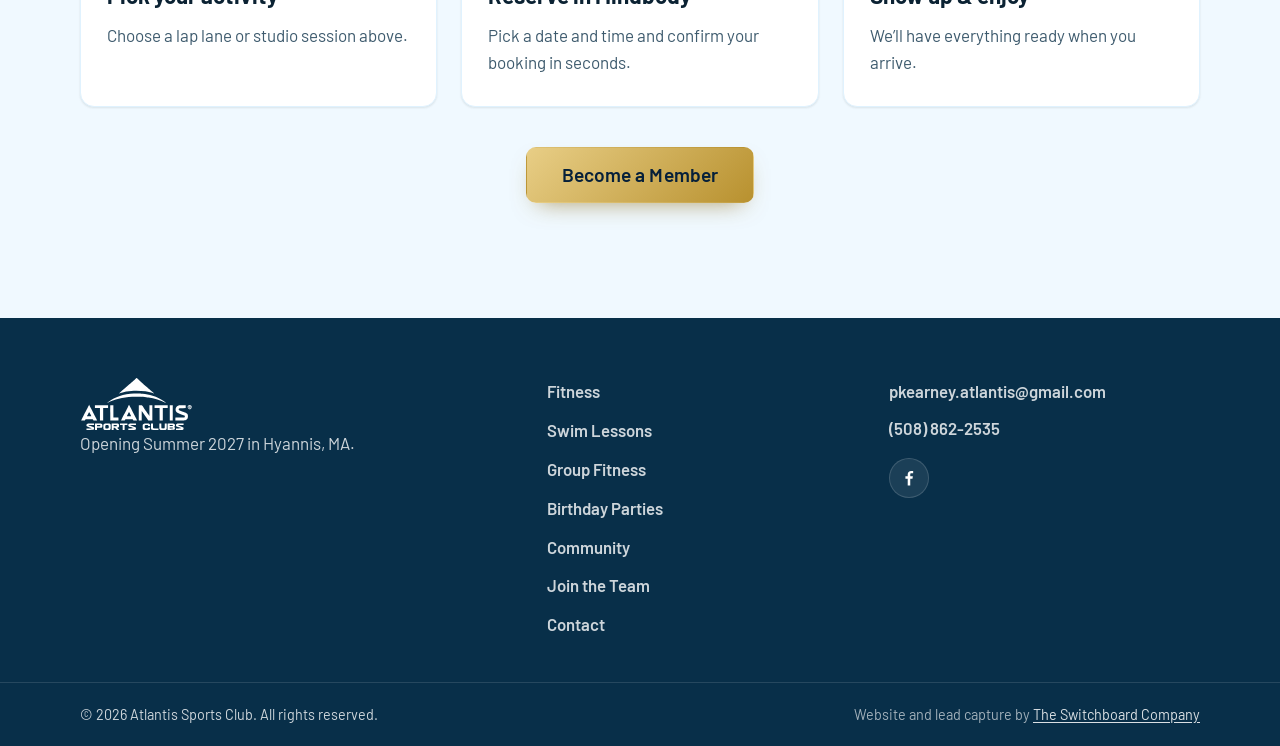
<file: booking.html>
<!DOCTYPE html>
<html lang="en">
<head>
  <meta charset="UTF-8" />
  <meta name="viewport" content="width=device-width, initial-scale=1" />
  <title>Book — Atlantis Sports Club</title>
  <meta name="description" content="Reserve lap lanes and dance-studio time at Atlantis Sports Club through Mindbody. Booking opens with the club in summer 2027." />
  <meta name="theme-color" content="#0EA5E9" />
  <meta property="og:title" content="Book — Atlantis Sports Club" />
  <meta property="og:description" content="Reserve lap lanes and dance-studio time at Atlantis Sports Club through Mindbody. Booking opens with the club in summer 2027." />
  <meta property="og:type" content="website" />
  <meta property="og:image" content="https://atlantissportsclubhyannis.com/assets/images/pool.jpg" />
  <meta name="twitter:card" content="summary_large_image" />
  <meta property="og:url" content="https://atlantissportsclubhyannis.com/booking.html" />
  <link rel="canonical" href="https://atlantissportsclubhyannis.com/booking.html" />
  <link rel="icon" href="/favicon.ico" sizes="any" />
  <link rel="icon" type="image/svg+xml" href="/favicon.svg" />
  <link rel="apple-touch-icon" href="/apple-touch-icon.png" />
  <link rel="preconnect" href="https://fonts.googleapis.com" />
  <link rel="preconnect" href="https://fonts.gstatic.com" crossorigin />
  <link href="https://fonts.googleapis.com/css2?family=Barlow:wght@400;500;600;700;800&family=Fraunces:ital,opsz,wght@0,9..144,500;0,9..144,600;0,9..144,700;1,9..144,500&display=swap" rel="stylesheet" />
  <link rel="stylesheet" href="styles.css?v=50" />
</head>
<body data-page="booking">

  <div id="siteHeader"></div>

  <section class="page-hero">
    <div class="container">
      <p class="page-hero__eyebrow">Reserve Your Time</p>
      <h1 class="page-hero__title">Book with us</h1>
      <p class="page-hero__sub">Reserve lap lanes and studio time in seconds through Mindbody. Booking opens when the club does — founding members get first access. Planning a party? <a href="parties.html" style="color:var(--cyan-300);text-decoration:underline">Book a birthday party here.</a></p>
      <div class="page-hero__cta"><a href="memberships.html" class="btn btn--gold btn--lg">Join Atlantis</a></div>
    </div>
  </section>

  <section class="section">
    <div class="container">
      <div class="booking-grid booking-grid--two">
        <article class="book-card" data-img="bookLapLanes">
          <div class="book-card__media"><span class="book-card__badge">Aquatics</span></div>
          <div class="book-card__body">
            <h3>Lap Lanes</h3>
            <p>Grab a lane in the pool. Reserve by the hour, whenever it fits your schedule.</p>
            <a href="#" data-link="lapLanes" class="btn btn--primary btn--block">Reserve a Lane</a>
          </div>
        </article>

        <article class="book-card" data-img="bookDance">
          <div class="book-card__media"><span class="book-card__badge">Studio</span></div>
          <div class="book-card__body">
            <h3>Dance Studio</h3>
            <p>Book studio time for classes, rehearsals, or private sessions on our sprung floor.</p>
            <a href="#" data-link="danceStudio" class="btn btn--primary btn--block">Book the Studio</a>
          </div>
        </article>
      </div>
    </div>
  </section>

  <section class="section section--alt">
    <div class="container">
      <div class="section__head">
        <p class="section__eyebrow">How it works</p>
        <h2 class="section__title">Booking in three steps</h2>
      </div>
      <div class="steps">
        <div class="step">
          <div class="step__num">1</div>
          <h3>Pick your activity</h3>
          <p>Choose a lap lane or studio session above.</p>
        </div>
        <div class="step">
          <div class="step__num">2</div>
          <h3>Reserve in Mindbody</h3>
          <p>Pick a date and time and confirm your booking in seconds.</p>
        </div>
        <div class="step">
          <div class="step__num">3</div>
          <h3>Show up &amp; enjoy</h3>
          <p>We&rsquo;ll have everything ready when you arrive.</p>
        </div>
      </div>
      <div class="mt-cta"><a href="memberships.html" class="btn btn--gold btn--lg">Become a Member</a></div>
    </div>
  </section>

  <footer class="footer" id="siteFooter"></footer>

  <script src="config.js?v=27"></script>
  <script src="assets/pt.js?v=13"></script>
  <script src="assets/i18n.js?v=1"></script>
  <script src="script.js?v=39"></script>
<script src="assets/chat.js?v=8"></script>
</body>
</html>
</file>
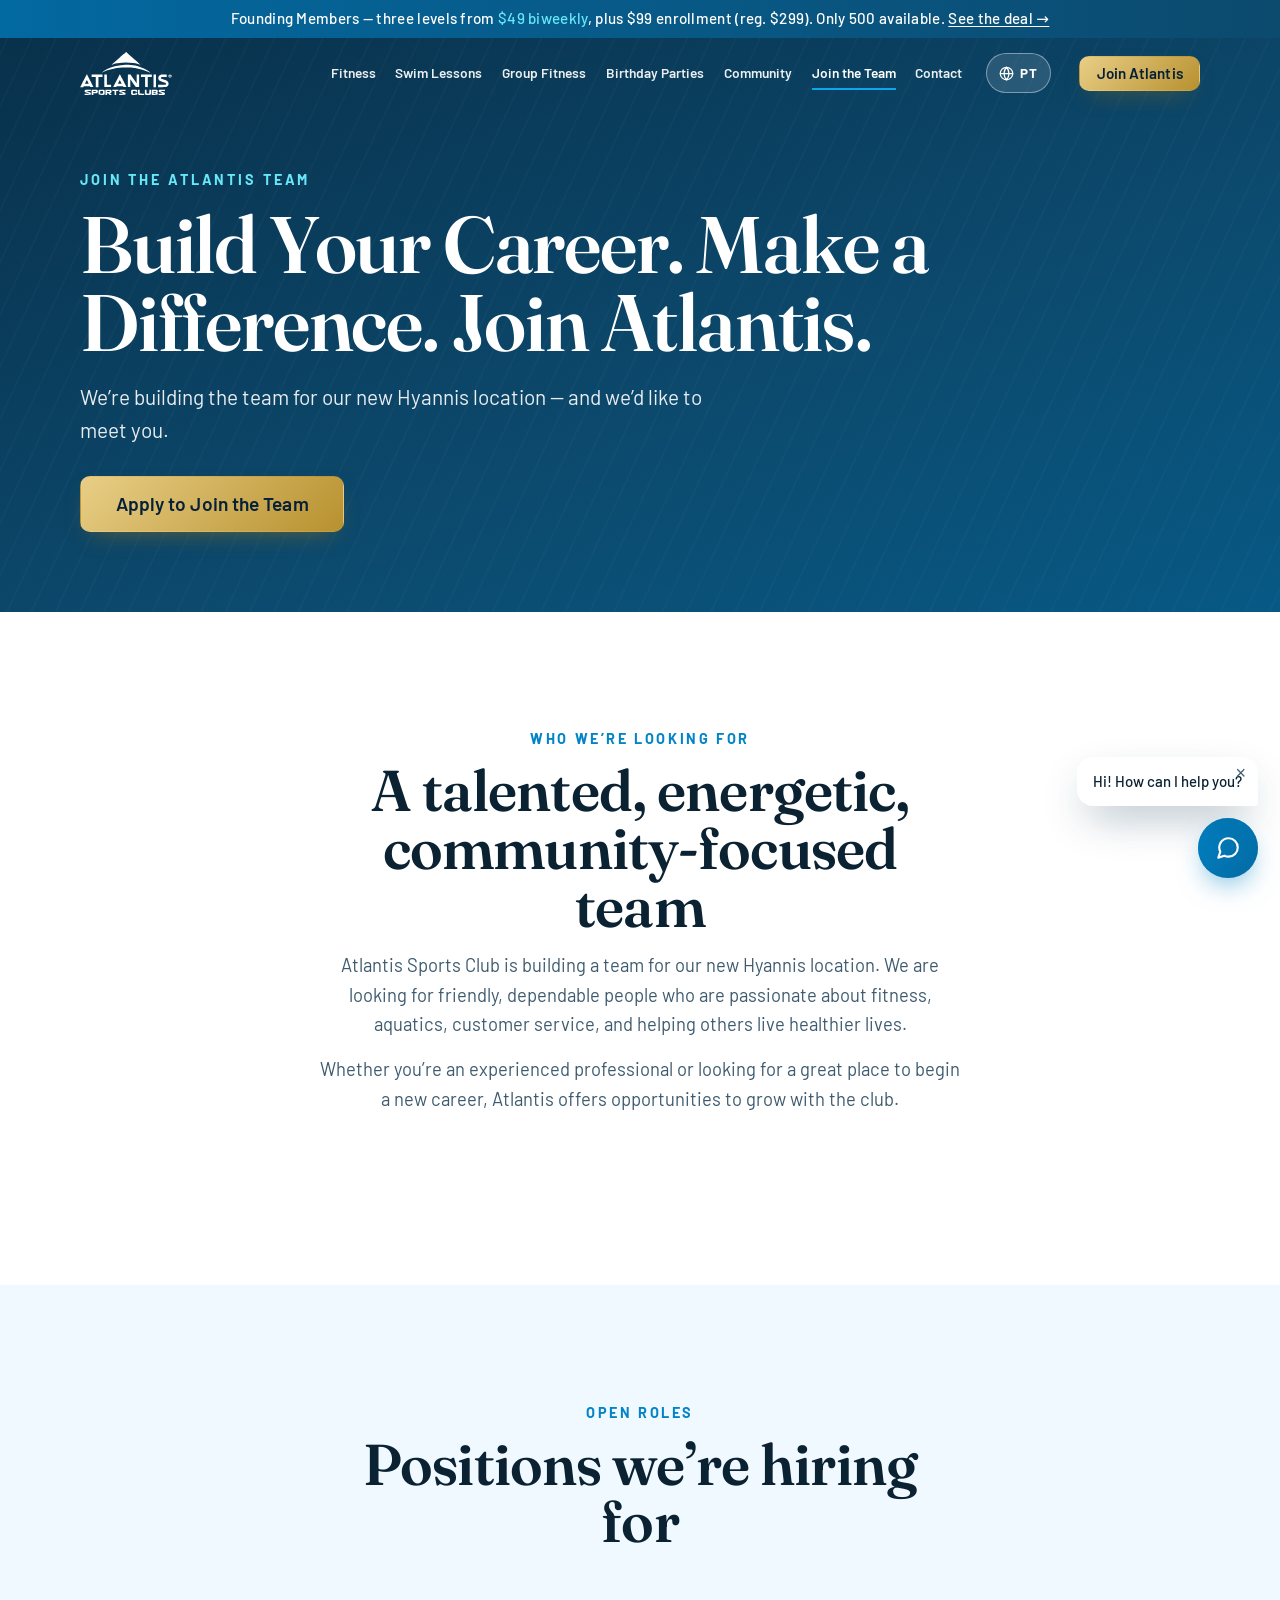
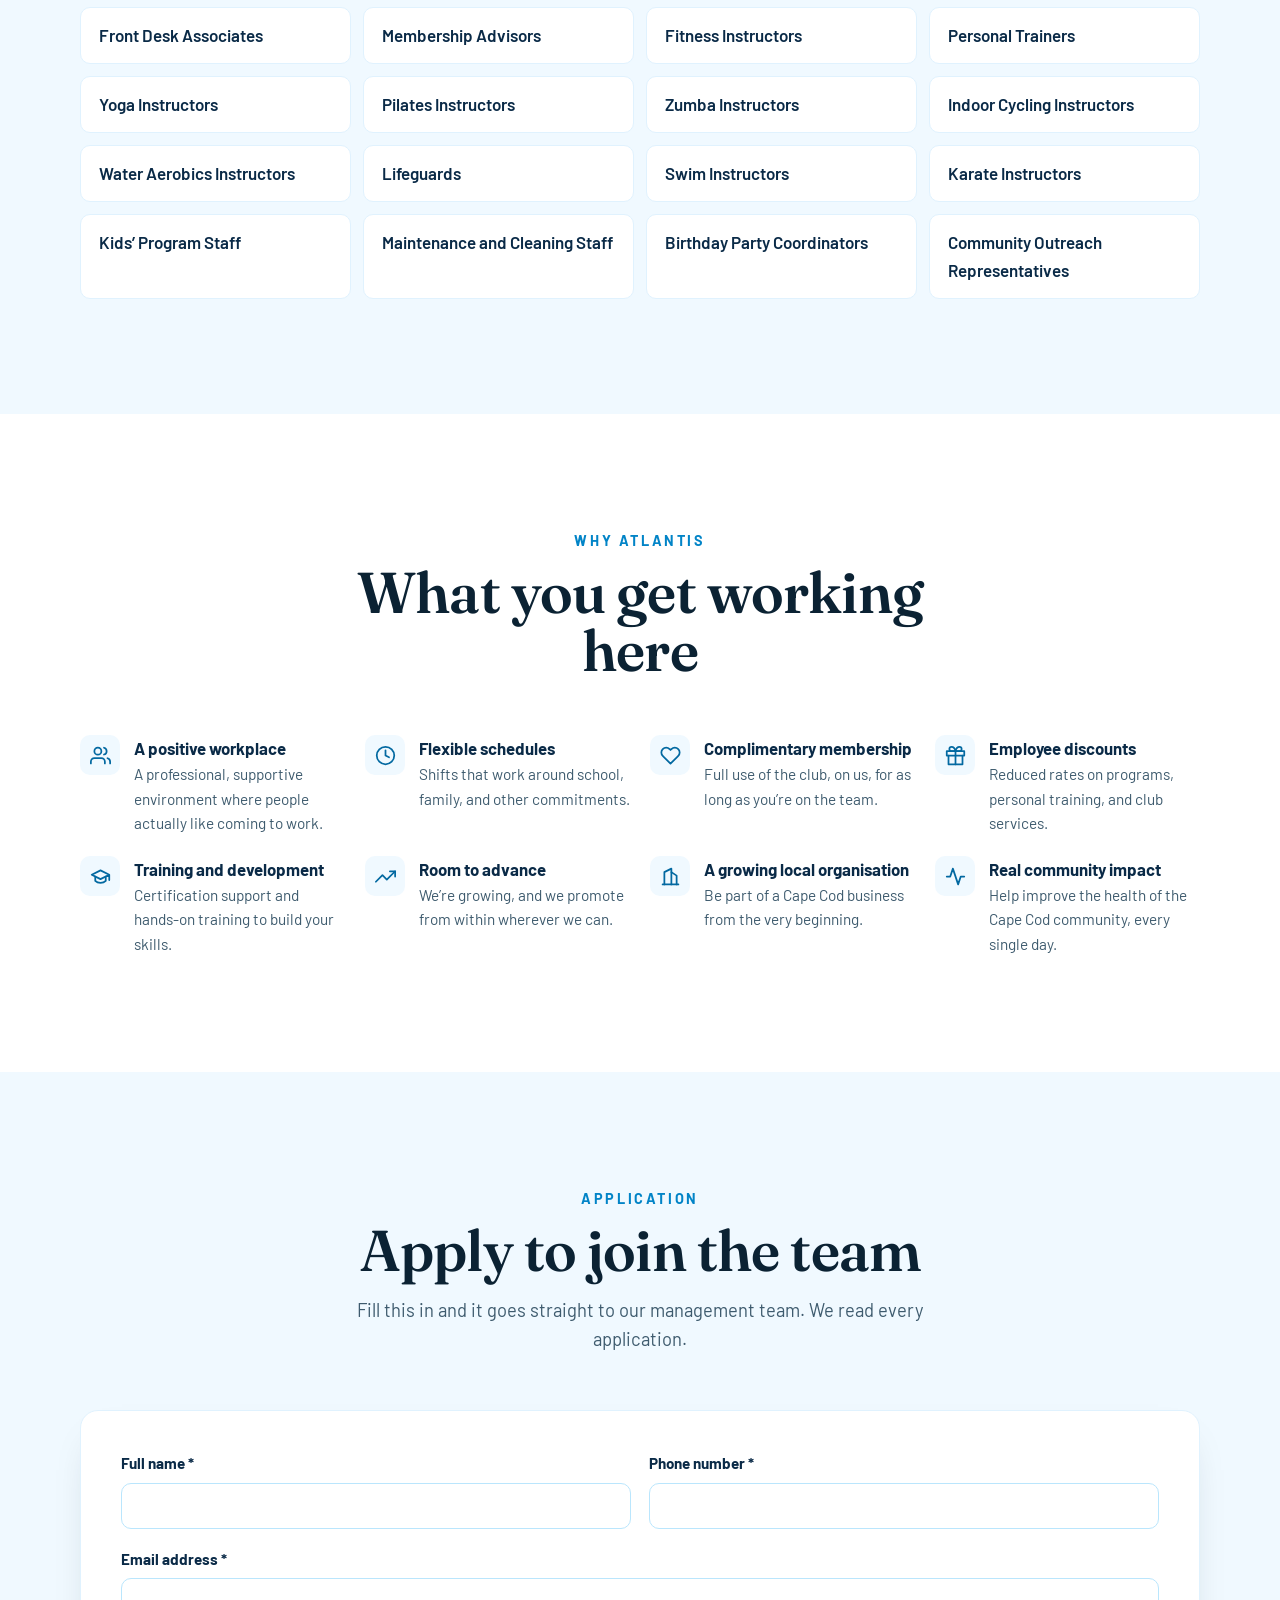
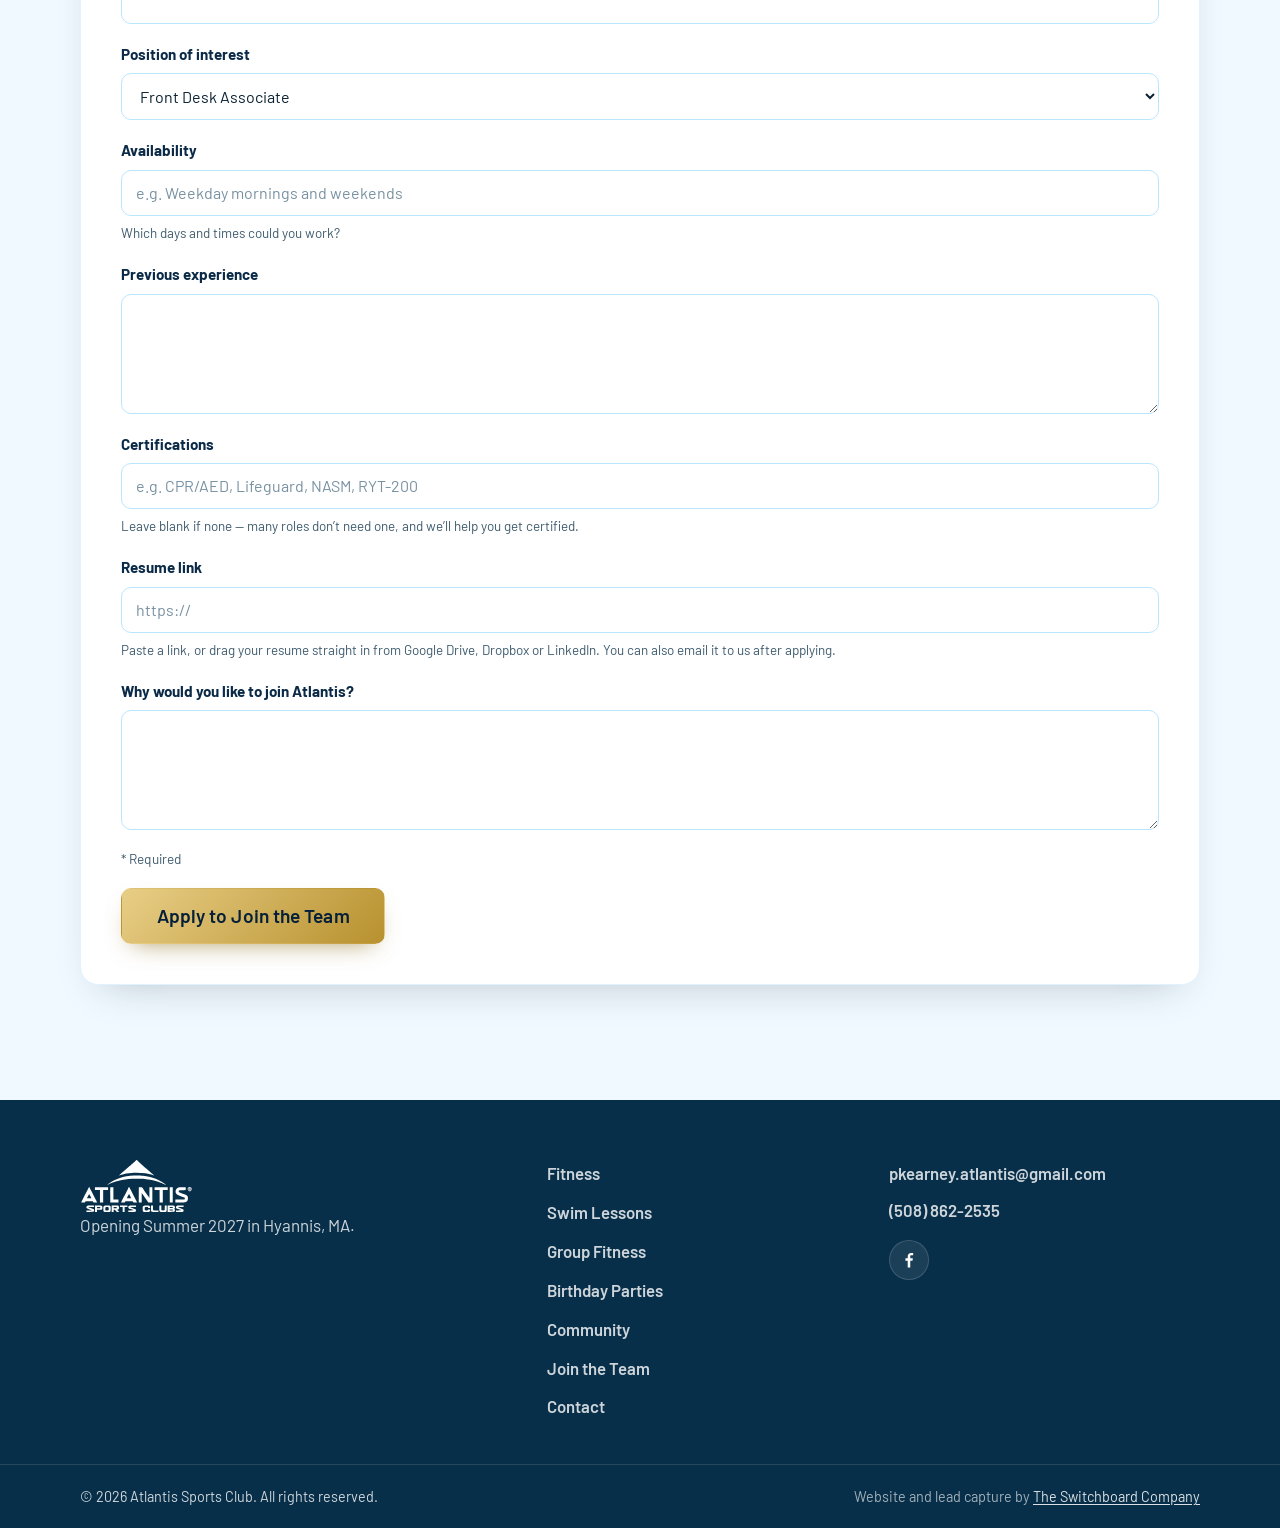
<file: careers.html>
<!DOCTYPE html>
<html lang="en">
<head>
  <meta charset="UTF-8" />
  <meta name="viewport" content="width=device-width, initial-scale=1" />
  <title>Join the Atlantis Team — Careers at Atlantis Sports Club</title>
  <meta name="description" content="Atlantis Sports Club is hiring in Hyannis, MA — front desk, membership advisors, trainers, instructors, lifeguards, swim instructors, kids' program staff and more. Apply online." />
  <meta name="theme-color" content="#0EA5E9" />
  <meta property="og:title" content="Join the Atlantis Team" />
  <meta property="og:description" content="Build your career. Make a difference. Atlantis Sports Club is hiring for our new Hyannis location." />
  <meta property="og:type" content="website" />
  <meta property="og:image" content="https://atlantissportsclubhyannis.com/assets/images/gym-floor-poster.jpg" />
  <meta name="twitter:card" content="summary_large_image" />
  <meta property="og:url" content="https://atlantissportsclubhyannis.com/careers.html" />
  <link rel="canonical" href="https://atlantissportsclubhyannis.com/careers.html" />
  <link rel="icon" href="/favicon.ico" sizes="any" />
  <link rel="icon" type="image/svg+xml" href="/favicon.svg" />
  <link rel="apple-touch-icon" href="/apple-touch-icon.png" />
  <link rel="preconnect" href="https://fonts.googleapis.com" />
  <link rel="preconnect" href="https://fonts.gstatic.com" crossorigin />
  <link href="https://fonts.googleapis.com/css2?family=Barlow:wght@400;500;600;700;800&family=Fraunces:ital,opsz,wght@0,9..144,500;0,9..144,600;0,9..144,700;1,9..144,500&display=swap" rel="stylesheet" />
  <link rel="stylesheet" href="styles.css?v=50" />
</head>
<body data-page="careers">

  <div id="siteHeader"></div>

  <section class="page-hero">
    <div class="container">
      <p class="page-hero__eyebrow">Join the Atlantis Team</p>
      <h1 class="page-hero__title">Build Your Career. Make a Difference. Join Atlantis.</h1>
      <p class="page-hero__sub">We&rsquo;re building the team for our new Hyannis location — and we&rsquo;d like to meet you.</p>
      <div class="page-hero__cta"><a href="#apply" class="btn btn--gold btn--lg">Apply to Join the Team</a></div>
    </div>
  </section>

  <!-- ============================ INTRO ============================ -->
  <section class="section">
    <div class="container">
      <div class="section__head">
        <p class="section__eyebrow">Who We&rsquo;re Looking For</p>
        <h2 class="section__title">A talented, energetic, community-focused team</h2>
        <p class="section__sub">Atlantis Sports Club is building a team for our new Hyannis location. We are looking for friendly, dependable people who are passionate about fitness, aquatics, customer service, and helping others live healthier lives.</p>
        <p class="section__sub">Whether you&rsquo;re an experienced professional or looking for a great place to begin a new career, Atlantis offers opportunities to grow with the club.</p>
      </div>
    </div>
  </section>

  <!-- ============================ POSITIONS ============================ -->
  <section class="section section--alt">
    <div class="container">
      <div class="section__head">
        <p class="section__eyebrow">Open Roles</p>
        <h2 class="section__title">Positions we&rsquo;re hiring for</h2>
      </div>
      <div class="role-grid">
        <div class="role">Front Desk Associates</div>
        <div class="role">Membership Advisors</div>
        <div class="role">Fitness Instructors</div>
        <div class="role">Personal Trainers</div>
        <div class="role">Yoga Instructors</div>
        <div class="role">Pilates Instructors</div>
        <div class="role">Zumba Instructors</div>
        <div class="role">Indoor Cycling Instructors</div>
        <div class="role">Water Aerobics Instructors</div>
        <div class="role">Lifeguards</div>
        <div class="role">Swim Instructors</div>
        <div class="role">Karate Instructors</div>
        <div class="role">Kids&rsquo; Program Staff</div>
        <div class="role">Maintenance and Cleaning Staff</div>
        <div class="role">Birthday Party Coordinators</div>
        <div class="role">Community Outreach Representatives</div>
      </div>
    </div>
  </section>

  <!-- ============================ BENEFITS ============================ -->
  <section class="section">
    <div class="container">
      <div class="section__head">
        <p class="section__eyebrow">Why Atlantis</p>
        <h2 class="section__title">What you get working here</h2>
      </div>
      <div class="perk-grid">
        <div class="perk">
          <span class="perk__icon" aria-hidden="true"><svg viewBox="0 0 24 24" fill="none" stroke="currentColor" stroke-width="2" stroke-linecap="round" stroke-linejoin="round"><path d="M17 21v-2a4 4 0 0 0-4-4H5a4 4 0 0 0-4 4v2"/><circle cx="9" cy="7" r="4"/><path d="M23 21v-2a4 4 0 0 0-3-3.87"/><path d="M16 3.13a4 4 0 0 1 0 7.75"/></svg></span>
          <div><h3>A positive workplace</h3><p>A professional, supportive environment where people actually like coming to work.</p></div>
        </div>
        <div class="perk">
          <span class="perk__icon" aria-hidden="true"><svg viewBox="0 0 24 24" fill="none" stroke="currentColor" stroke-width="2" stroke-linecap="round" stroke-linejoin="round"><circle cx="12" cy="12" r="10"/><path d="M12 6v6l4 2"/></svg></span>
          <div><h3>Flexible schedules</h3><p>Shifts that work around school, family, and other commitments.</p></div>
        </div>
        <div class="perk">
          <span class="perk__icon" aria-hidden="true"><svg viewBox="0 0 24 24" fill="none" stroke="currentColor" stroke-width="2" stroke-linecap="round" stroke-linejoin="round"><path d="M20.84 4.61a5.5 5.5 0 0 0-7.78 0L12 5.67l-1.06-1.06a5.5 5.5 0 0 0-7.78 7.78l1.06 1.06L12 21.23l7.78-7.78 1.06-1.06a5.5 5.5 0 0 0 0-7.78z"/></svg></span>
          <div><h3>Complimentary membership</h3><p>Full use of the club, on us, for as long as you&rsquo;re on the team.</p></div>
        </div>
        <div class="perk">
          <span class="perk__icon" aria-hidden="true"><svg viewBox="0 0 24 24" fill="none" stroke="currentColor" stroke-width="2" stroke-linecap="round" stroke-linejoin="round"><path d="M20 12v10H4V12"/><path d="M2 7h20v5H2z"/><path d="M12 22V7"/><path d="M12 7H7.5a2.5 2.5 0 0 1 0-5C11 2 12 7 12 7z"/><path d="M12 7h4.5a2.5 2.5 0 0 0 0-5C13 2 12 7 12 7z"/></svg></span>
          <div><h3>Employee discounts</h3><p>Reduced rates on programs, personal training, and club services.</p></div>
        </div>
        <div class="perk">
          <span class="perk__icon" aria-hidden="true"><svg viewBox="0 0 24 24" fill="none" stroke="currentColor" stroke-width="2" stroke-linecap="round" stroke-linejoin="round"><path d="M22 10v6M2 10l10-5 10 5-10 5z"/><path d="M6 12v5c3 3 9 3 12 0v-5"/></svg></span>
          <div><h3>Training and development</h3><p>Certification support and hands-on training to build your skills.</p></div>
        </div>
        <div class="perk">
          <span class="perk__icon" aria-hidden="true"><svg viewBox="0 0 24 24" fill="none" stroke="currentColor" stroke-width="2" stroke-linecap="round" stroke-linejoin="round"><path d="M23 6l-9.5 9.5-5-5L1 18"/><path d="M17 6h6v6"/></svg></span>
          <div><h3>Room to advance</h3><p>We&rsquo;re growing, and we promote from within wherever we can.</p></div>
        </div>
        <div class="perk">
          <span class="perk__icon" aria-hidden="true"><svg viewBox="0 0 24 24" fill="none" stroke="currentColor" stroke-width="2" stroke-linecap="round" stroke-linejoin="round"><path d="M3 21h18"/><path d="M5 21V7l8-4v18"/><path d="M19 21V11l-6-4"/></svg></span>
          <div><h3>A growing local organisation</h3><p>Be part of a Cape Cod business from the very beginning.</p></div>
        </div>
        <div class="perk">
          <span class="perk__icon" aria-hidden="true"><svg viewBox="0 0 24 24" fill="none" stroke="currentColor" stroke-width="2" stroke-linecap="round" stroke-linejoin="round"><path d="M22 12h-4l-3 9L9 3l-3 9H2"/></svg></span>
          <div><h3>Real community impact</h3><p>Help improve the health of the Cape Cod community, every single day.</p></div>
        </div>
      </div>
    </div>
  </section>

  <!-- ============================ APPLICATION ============================ -->
  <section class="section section--alt" id="apply">
    <div class="container">
      <div class="section__head">
        <p class="section__eyebrow">Application</p>
        <h2 class="section__title">Apply to join the team</h2>
        <p class="section__sub">Fill this in and it goes straight to our management team. We read every application.</p>
      </div>

      <form class="leadform"
            data-leadform
            data-leadform-config="careersForm"
            data-leadform-source="Website — Job Application"
            data-leadform-interest-fields="Position of interest"
            data-leadform-done="Thank you — your application is in. Our management team will be in touch."
            novalidate>

        <div class="field">
          <label for="c-name">Full name <span aria-hidden="true">*</span></label>
          <input id="c-name" name="Full name" type="text" autocomplete="name" required />
        </div>

        <div class="field">
          <label for="c-phone">Phone number <span aria-hidden="true">*</span></label>
          <input id="c-phone" name="Phone number" type="tel" autocomplete="tel" required />
        </div>

        <div class="field field--wide">
          <label for="c-email">Email address <span aria-hidden="true">*</span></label>
          <input id="c-email" name="Email address" type="email" autocomplete="email" required />
        </div>

        <div class="field field--wide">
          <label for="c-position">Position of interest</label>
          <select id="c-position" name="Position of interest">
            <option value="Front Desk Associate">Front Desk Associate</option>
            <option value="Membership Advisor">Membership Advisor</option>
            <option value="Fitness Instructor">Fitness Instructor</option>
            <option value="Personal Trainer">Personal Trainer</option>
            <option value="Yoga Instructor">Yoga Instructor</option>
            <option value="Pilates Instructor">Pilates Instructor</option>
            <option value="Zumba Instructor">Zumba Instructor</option>
            <option value="Indoor Cycling Instructor">Indoor Cycling Instructor</option>
            <option value="Water Aerobics Instructor">Water Aerobics Instructor</option>
            <option value="Lifeguard">Lifeguard</option>
            <option value="Swim Instructor">Swim Instructor</option>
            <option value="Karate Instructor">Karate Instructor</option>
            <option value="Kids' Program Staff">Kids&rsquo; Program Staff</option>
            <option value="Maintenance and Cleaning Staff">Maintenance and Cleaning Staff</option>
            <option value="Birthday Party Coordinator">Birthday Party Coordinator</option>
            <option value="Community Outreach Representative">Community Outreach Representative</option>
            <option value="Any available position">Any available position</option>
          </select>
        </div>

        <div class="field field--wide">
          <label for="c-availability">Availability</label>
          <input id="c-availability" name="Availability" type="text" placeholder="e.g. Weekday mornings and weekends" />
          <span class="hint">Which days and times could you work?</span>
        </div>

        <div class="field field--wide">
          <label for="c-experience">Previous experience</label>
          <textarea id="c-experience" name="Previous experience" rows="4" maxlength="700"></textarea>
        </div>

        <div class="field field--wide">
          <label for="c-certs">Certifications</label>
          <input id="c-certs" name="Certifications" type="text" placeholder="e.g. CPR/AED, Lifeguard, NASM, RYT-200" />
          <span class="hint">Leave blank if none — many roles don&rsquo;t need one, and we&rsquo;ll help you get certified.</span>
        </div>

        <div class="field field--wide dropzone" data-dropzone>
          <label for="c-resume">Resume link</label>
          <input id="c-resume" name="Resume link" type="url" inputmode="url" placeholder="https://" />
          <span class="hint" data-dropzone-hint>Paste a link, or drag your resume straight in from Google Drive, Dropbox or LinkedIn. You can also email it to us after applying.</span>
        </div>

        <!-- Only rendered when an email key that can carry attachments is
             configured in config.js — otherwise script.js removes it rather
             than promising an upload that has nowhere to go. -->
        <div class="field field--wide" data-leadform-file>
          <label for="c-resumefile">Or attach your resume</label>
          <input id="c-resumefile" name="Resume" type="file" accept=".pdf,.doc,.docx,.rtf,.txt" />
          <span class="hint">PDF or Word, up to 5&nbsp;MB.</span>
        </div>

        <div class="field field--wide">
          <label for="c-why">Why would you like to join Atlantis?</label>
          <textarea id="c-why" name="Why they want to join Atlantis" rows="4" maxlength="700"></textarea>
        </div>

        <div class="leadform__hp" aria-hidden="true">
          <label for="c-company">Company</label>
          <input id="c-company" name="company" type="text" tabindex="-1" autocomplete="off" />
        </div>

        <p class="leadform__req"><span aria-hidden="true">*</span> Required</p>

        <div class="leadform__actions">
          <button type="submit" class="btn btn--gold btn--lg">Apply to Join the Team</button>
          <p class="leadform__msg" data-leadform-msg role="status" aria-live="polite"></p>
        </div>
      </form>
    </div>
  </section>

  <footer class="footer" id="siteFooter"></footer>

  <script src="config.js?v=27"></script>
  <script src="assets/pt.js?v=13"></script>
  <script src="assets/i18n.js?v=1"></script>
  <script src="script.js?v=39"></script>
  <script src="assets/chat.js?v=8"></script>
</body>
</html>
</file>
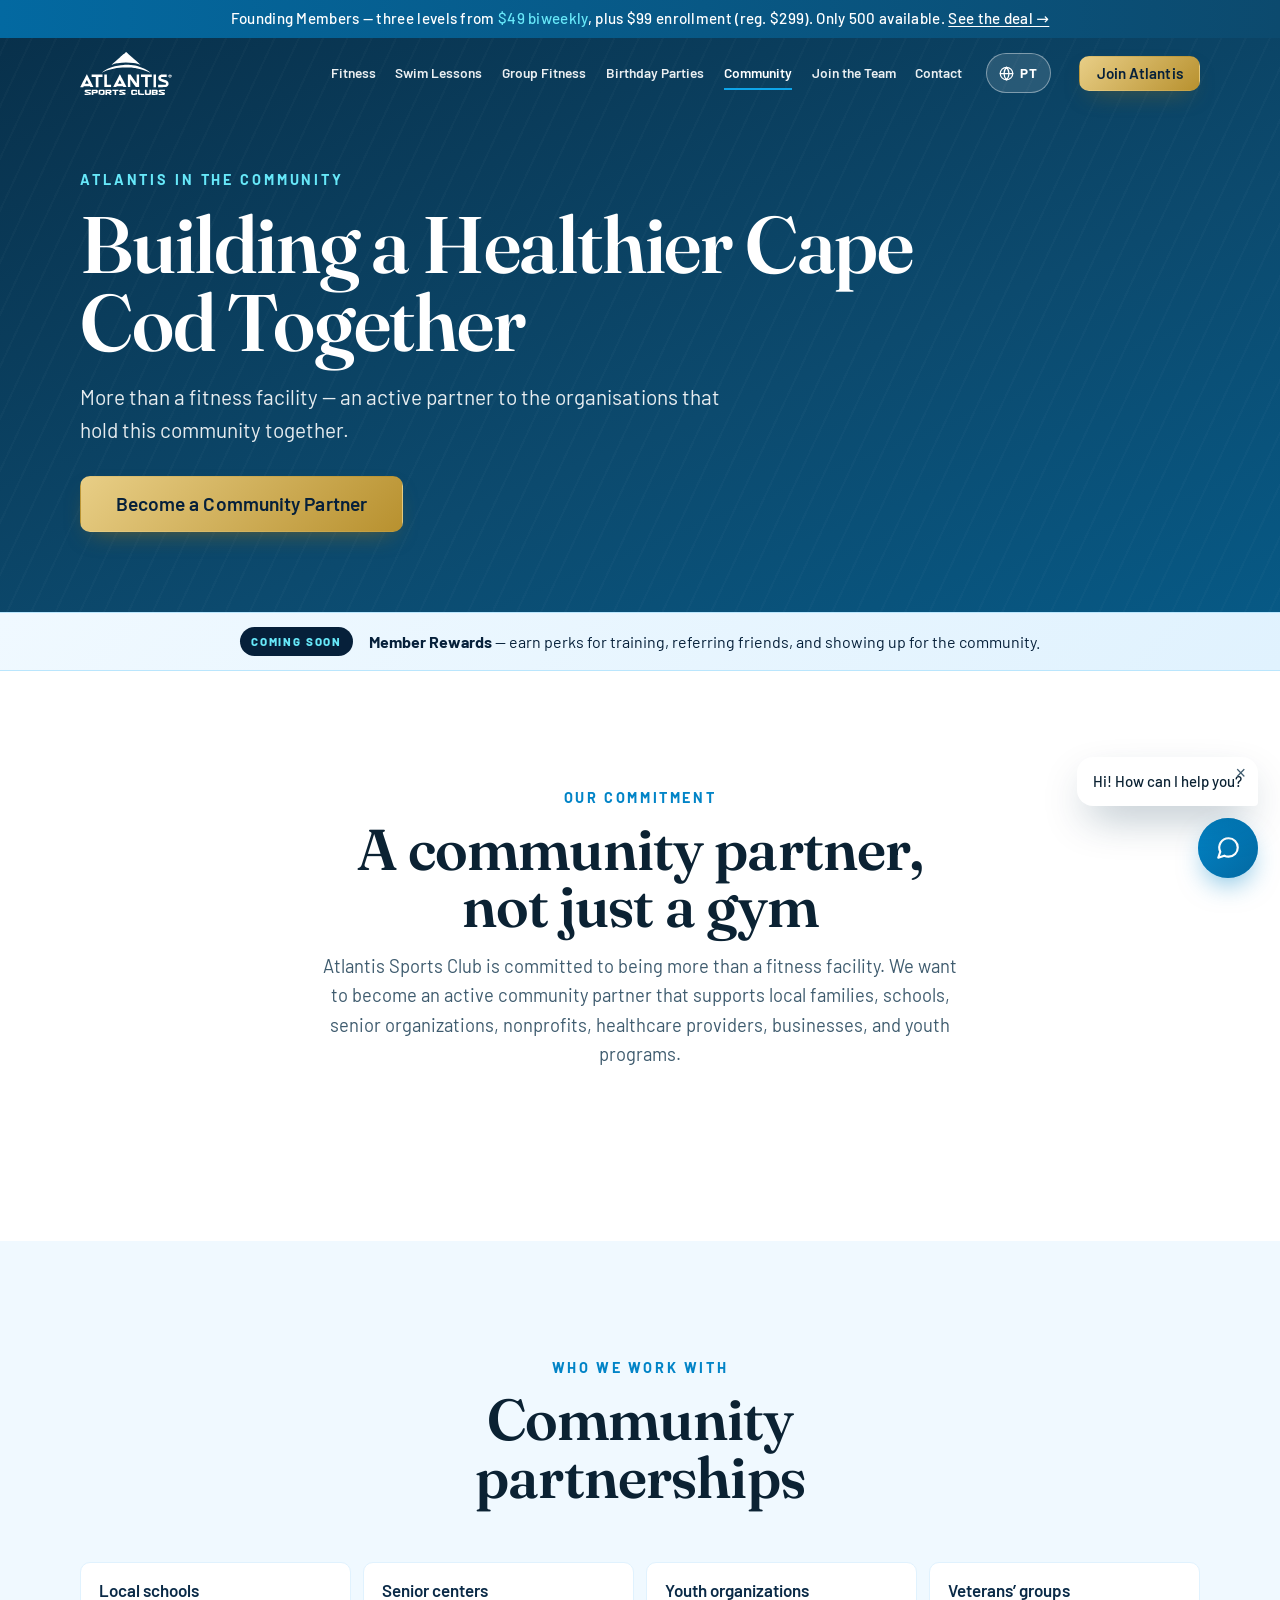
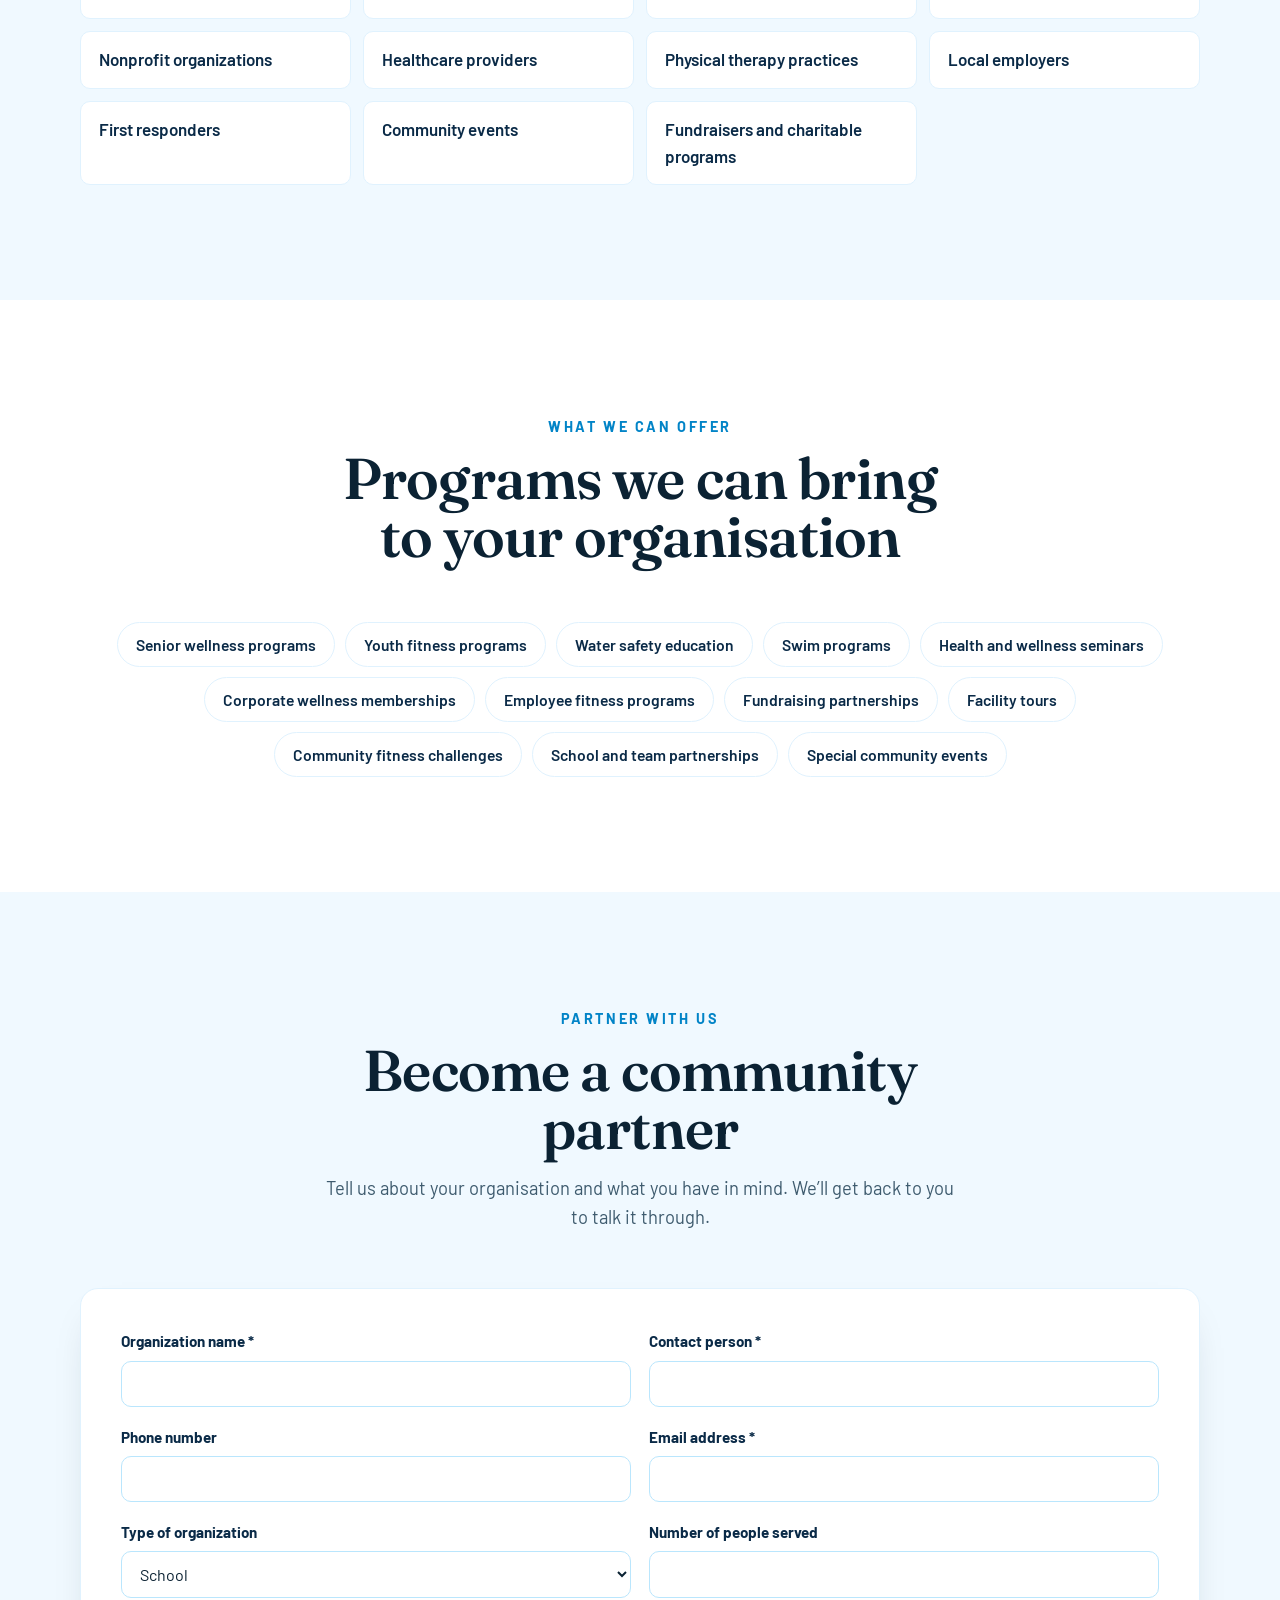
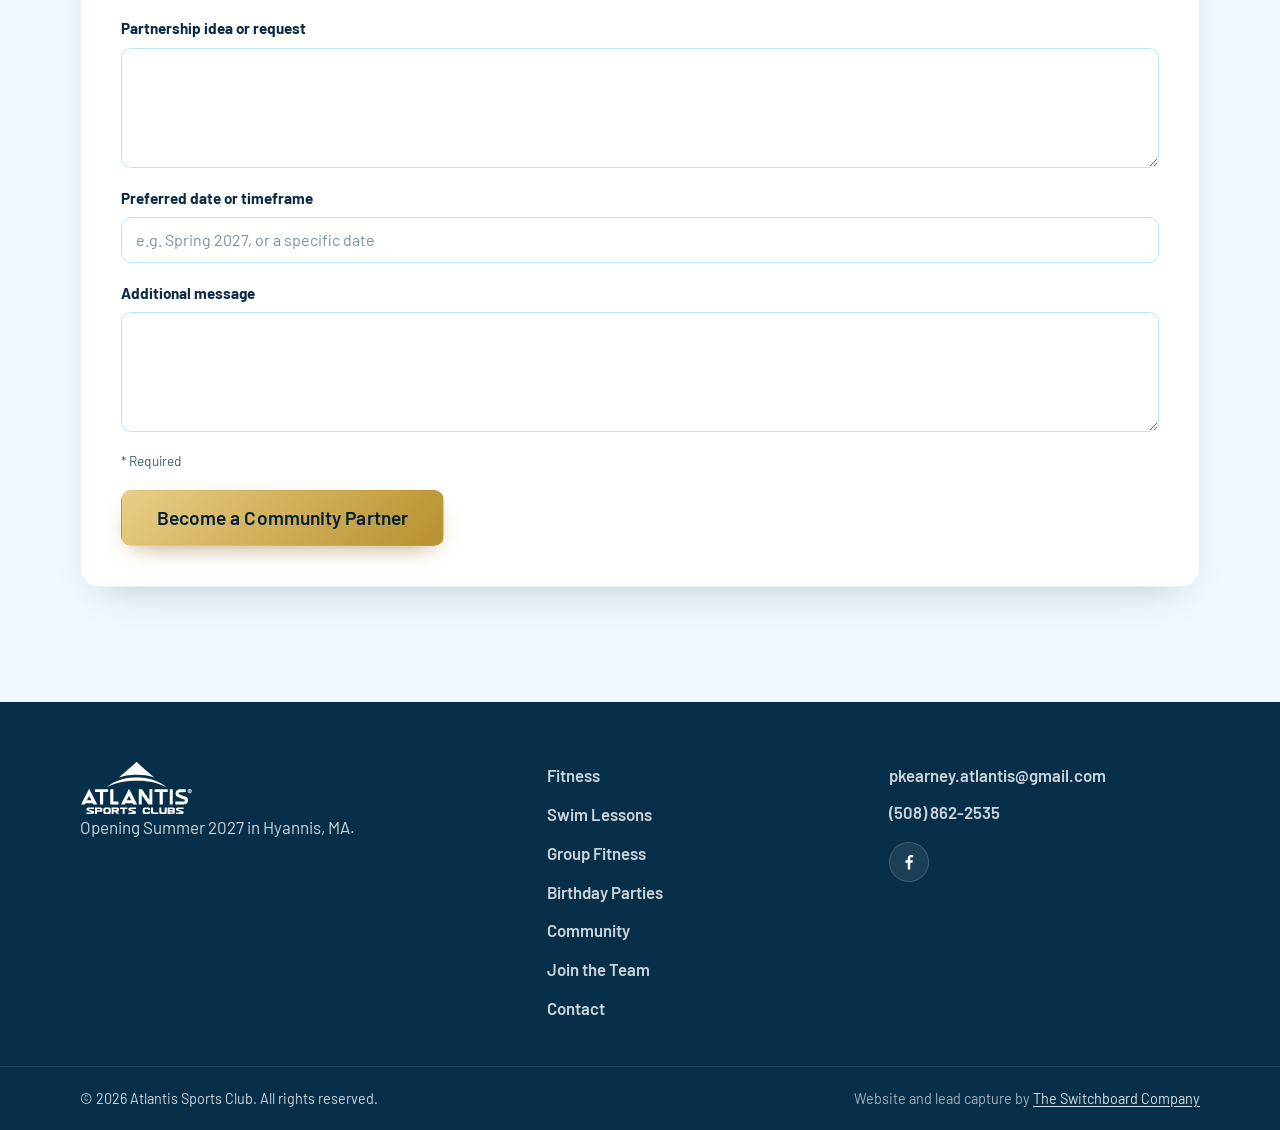
<file: community.html>
<!DOCTYPE html>
<html lang="en">
<head>
  <meta charset="UTF-8" />
  <meta name="viewport" content="width=device-width, initial-scale=1" />
  <title>Atlantis in the Community — Atlantis Sports Club</title>
  <meta name="description" content="Atlantis Sports Club partners with Cape Cod schools, senior centers, youth organizations, nonprofits, healthcare providers, employers, and first responders. Become a community partner." />
  <meta name="theme-color" content="#0EA5E9" />
  <meta property="og:title" content="Atlantis in the Community" />
  <meta property="og:description" content="Building a healthier Cape Cod together — partnerships with schools, seniors, youth groups, nonprofits, and local employers." />
  <meta property="og:type" content="website" />
  <meta property="og:image" content="https://atlantissportsclubhyannis.com/assets/images/exterior.jpg" />
  <meta name="twitter:card" content="summary_large_image" />
  <meta property="og:url" content="https://atlantissportsclubhyannis.com/community.html" />
  <link rel="canonical" href="https://atlantissportsclubhyannis.com/community.html" />
  <link rel="icon" href="/favicon.ico" sizes="any" />
  <link rel="icon" type="image/svg+xml" href="/favicon.svg" />
  <link rel="apple-touch-icon" href="/apple-touch-icon.png" />
  <link rel="preconnect" href="https://fonts.googleapis.com" />
  <link rel="preconnect" href="https://fonts.gstatic.com" crossorigin />
  <link href="https://fonts.googleapis.com/css2?family=Barlow:wght@400;500;600;700;800&family=Fraunces:ital,opsz,wght@0,9..144,500;0,9..144,600;0,9..144,700;1,9..144,500&display=swap" rel="stylesheet" />
  <link rel="stylesheet" href="styles.css?v=50" />
</head>
<body data-page="community">

  <div id="siteHeader"></div>

  <section class="page-hero">
    <div class="container">
      <p class="page-hero__eyebrow">Atlantis in the Community</p>
      <h1 class="page-hero__title">Building a Healthier Cape Cod Together</h1>
      <p class="page-hero__sub">More than a fitness facility — an active partner to the organisations that hold this community together.</p>
      <div class="page-hero__cta"><a href="#partner" class="btn btn--gold btn--lg">Become a Community Partner</a></div>
    </div>
  </section>

  <!-- ============================ MEMBER REWARDS (teaser) ============================
       Deliberately not a link: the programme doesn't exist yet, and a banner
       that goes nowhere is worse than one that plainly says "not yet". Swap the
       strip for a .famjump anchor once there's a page to send people to. -->
  <div class="soonbar">
    <div class="soonbar__inner">
      <span class="soonbar__tag">Coming Soon</span>
      <span class="soonbar__text"><strong>Member Rewards</strong> — earn perks for training, referring friends, and showing up for the community.</span>
    </div>
  </div>

  <!-- ============================ INTRO ============================ -->
  <section class="section">
    <div class="container">
      <div class="section__head">
        <p class="section__eyebrow">Our Commitment</p>
        <h2 class="section__title">A community partner, not just a gym</h2>
        <p class="section__sub">Atlantis Sports Club is committed to being more than a fitness facility. We want to become an active community partner that supports local families, schools, senior organizations, nonprofits, healthcare providers, businesses, and youth programs.</p>
      </div>
    </div>
  </section>

  <!-- ============================ PARTNERSHIPS ============================ -->
  <section class="section section--alt">
    <div class="container">
      <div class="section__head">
        <p class="section__eyebrow">Who We Work With</p>
        <h2 class="section__title">Community partnerships</h2>
      </div>
      <div class="role-grid">
        <div class="role">Local schools</div>
        <div class="role">Senior centers</div>
        <div class="role">Youth organizations</div>
        <div class="role">Veterans&rsquo; groups</div>
        <div class="role">Nonprofit organizations</div>
        <div class="role">Healthcare providers</div>
        <div class="role">Physical therapy practices</div>
        <div class="role">Local employers</div>
        <div class="role">First responders</div>
        <div class="role">Community events</div>
        <div class="role">Fundraisers and charitable programs</div>
      </div>
    </div>
  </section>

  <!-- ============================ PROGRAMS ============================ -->
  <section class="section">
    <div class="container">
      <div class="section__head">
        <p class="section__eyebrow">What We Can Offer</p>
        <h2 class="section__title">Programs we can bring to your organisation</h2>
      </div>
      <div class="chip-grid">
        <span class="chip">Senior wellness programs</span>
        <span class="chip">Youth fitness programs</span>
        <span class="chip">Water safety education</span>
        <span class="chip">Swim programs</span>
        <span class="chip">Health and wellness seminars</span>
        <span class="chip">Corporate wellness memberships</span>
        <span class="chip">Employee fitness programs</span>
        <span class="chip">Fundraising partnerships</span>
        <span class="chip">Facility tours</span>
        <span class="chip">Community fitness challenges</span>
        <span class="chip">School and team partnerships</span>
        <span class="chip">Special community events</span>
      </div>
    </div>
  </section>

  <!-- ============================ PARTNERSHIP FORM ============================ -->
  <section class="section section--alt" id="partner">
    <div class="container">
      <div class="section__head">
        <p class="section__eyebrow">Partner With Us</p>
        <h2 class="section__title">Become a community partner</h2>
        <p class="section__sub">Tell us about your organisation and what you have in mind. We&rsquo;ll get back to you to talk it through.</p>
      </div>

      <form class="leadform"
            data-leadform
            data-leadform-config="communityForm"
            data-leadform-source="Website — Community Partnership"
            data-leadform-interest-fields="Type of organization,Organization name"
            data-leadform-done="Thank you — we’ve got your details and we’ll be in touch to talk it through."
            novalidate>

        <div class="field">
          <label for="p-org">Organization name <span aria-hidden="true">*</span></label>
          <input id="p-org" name="Organization name" type="text" autocomplete="organization" required />
        </div>

        <div class="field">
          <label for="p-name">Contact person <span aria-hidden="true">*</span></label>
          <input id="p-name" name="Full name" type="text" autocomplete="name" required />
        </div>

        <div class="field">
          <label for="p-phone">Phone number</label>
          <input id="p-phone" name="Phone number" type="tel" autocomplete="tel" />
        </div>

        <div class="field">
          <label for="p-email">Email address <span aria-hidden="true">*</span></label>
          <input id="p-email" name="Email address" type="email" autocomplete="email" required />
        </div>

        <div class="field">
          <label for="p-type">Type of organization</label>
          <select id="p-type" name="Type of organization">
            <option value="School">School</option>
            <option value="Senior center">Senior center</option>
            <option value="Youth organization">Youth organization</option>
            <option value="Veterans' group">Veterans&rsquo; group</option>
            <option value="Nonprofit">Nonprofit organization</option>
            <option value="Healthcare provider">Healthcare provider</option>
            <option value="Physical therapy practice">Physical therapy practice</option>
            <option value="Local employer">Local employer</option>
            <option value="First responders">First responders</option>
            <option value="Community event">Community event</option>
            <option value="Fundraiser or charity">Fundraiser or charitable program</option>
            <option value="Other">Other</option>
          </select>
        </div>

        <div class="field">
          <label for="p-served">Number of people served</label>
          <input id="p-served" name="Number of people served" type="number" min="0" inputmode="numeric" />
        </div>

        <div class="field field--wide">
          <label for="p-idea">Partnership idea or request</label>
          <textarea id="p-idea" name="Partnership idea or request" rows="4" maxlength="800"></textarea>
        </div>

        <div class="field field--wide">
          <label for="p-when">Preferred date or timeframe</label>
          <input id="p-when" name="Preferred date or timeframe" type="text" placeholder="e.g. Spring 2027, or a specific date" />
        </div>

        <div class="field field--wide">
          <label for="p-notes">Additional message</label>
          <textarea id="p-notes" name="Additional message" rows="3" maxlength="600"></textarea>
        </div>

        <div class="leadform__hp" aria-hidden="true">
          <label for="p-company">Company</label>
          <input id="p-company" name="company" type="text" tabindex="-1" autocomplete="off" />
        </div>

        <p class="leadform__req"><span aria-hidden="true">*</span> Required</p>

        <div class="leadform__actions">
          <button type="submit" class="btn btn--gold btn--lg">Become a Community Partner</button>
          <p class="leadform__msg" data-leadform-msg role="status" aria-live="polite"></p>
        </div>
      </form>
    </div>
  </section>

  <footer class="footer" id="siteFooter"></footer>

  <script src="config.js?v=27"></script>
  <script src="assets/pt.js?v=13"></script>
  <script src="assets/i18n.js?v=1"></script>
  <script src="script.js?v=39"></script>
  <script src="assets/chat.js?v=8"></script>
</body>
</html>
</file>
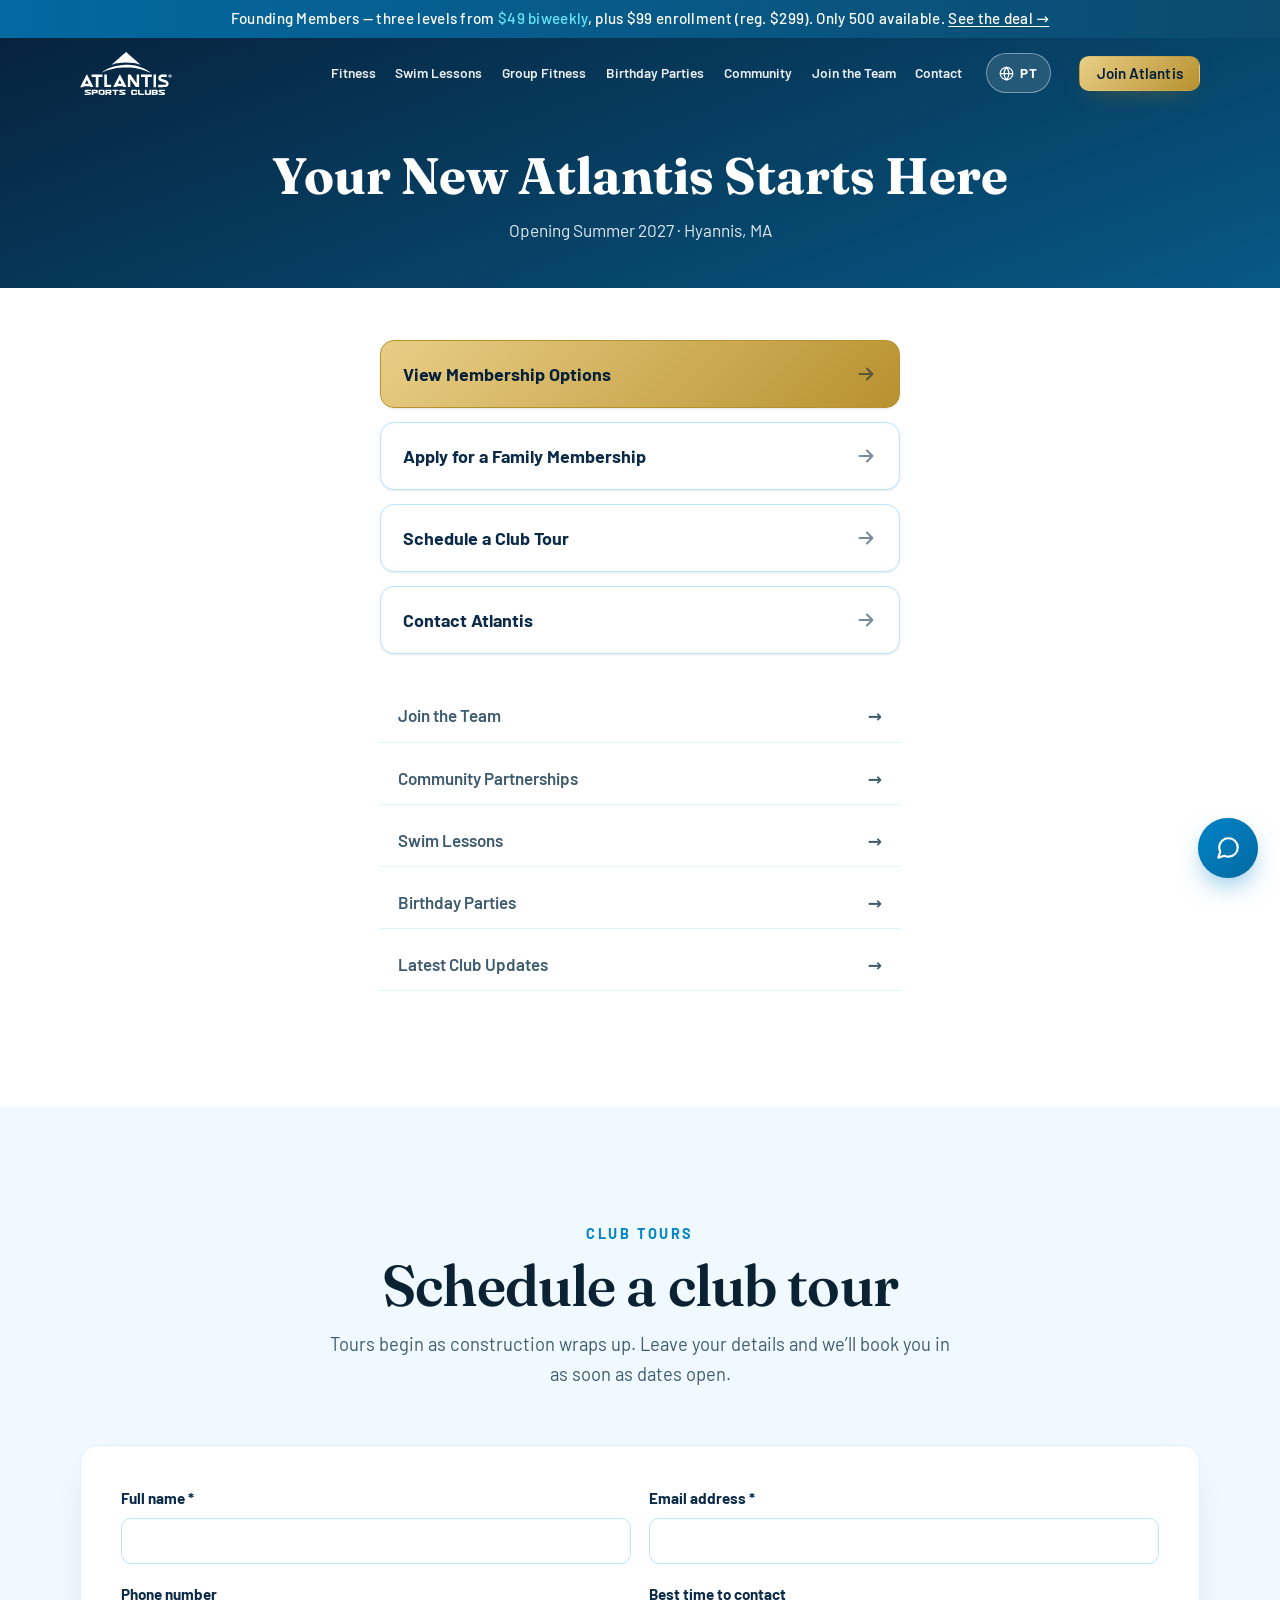
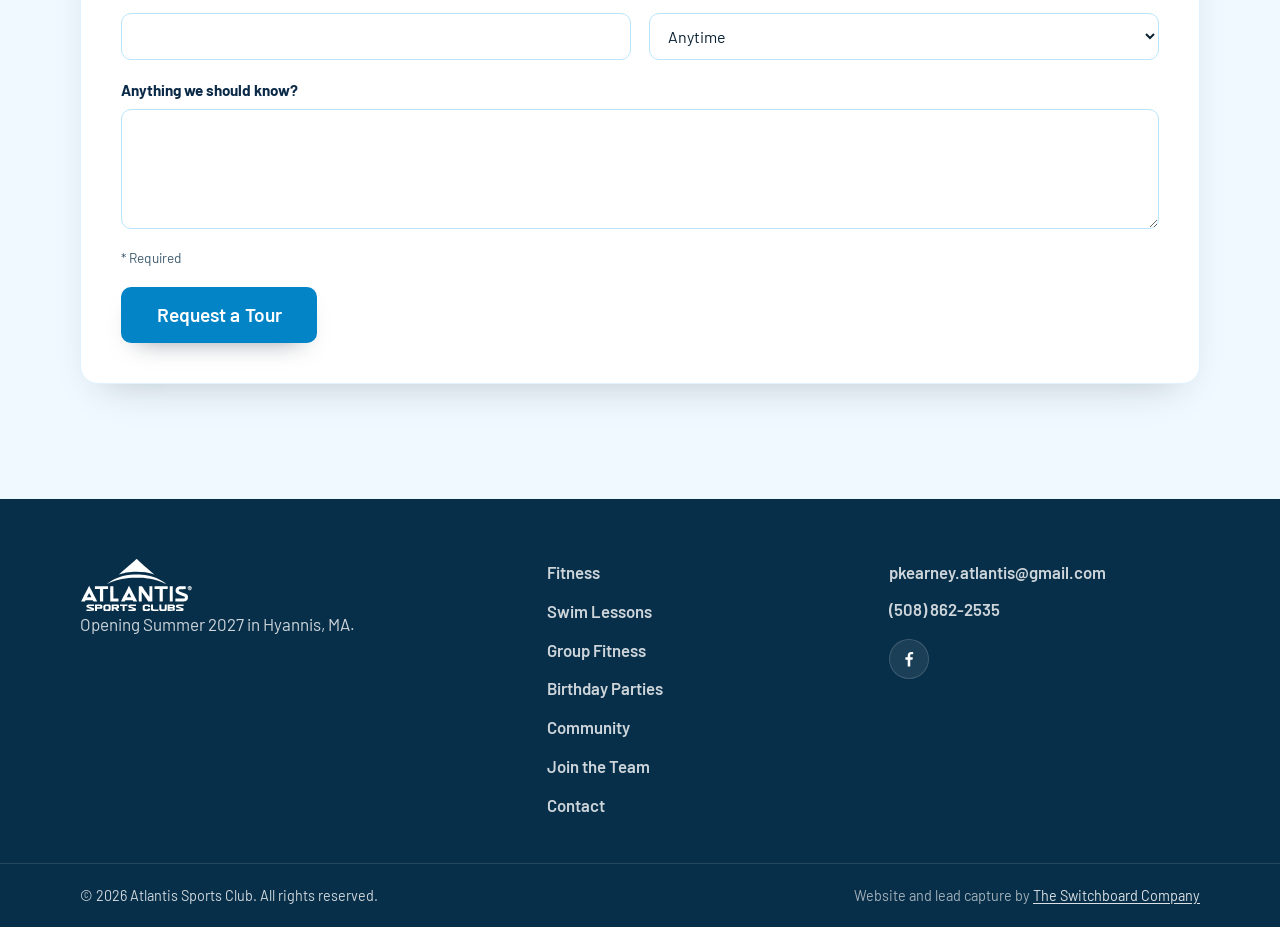
<file: join.html>
<!DOCTYPE html>
<html lang="en">
<head>
  <meta charset="UTF-8" />
  <meta name="viewport" content="width=device-width, initial-scale=1" />
  <title>Your New Atlantis Starts Here — Atlantis Sports Club</title>
  <meta name="description" content="Scan-to-join landing page for Atlantis Sports Club, Hyannis MA. View membership options, join the Founders list, schedule a club tour, or contact us." />
  <meta name="theme-color" content="#06203A" />
  <meta property="og:title" content="Your New Atlantis Starts Here" />
  <meta property="og:description" content="Membership options, Founders list, club tours, and more — Atlantis Sports Club, Hyannis MA." />
  <meta property="og:type" content="website" />
  <meta property="og:image" content="https://atlantissportsclubhyannis.com/assets/images/pool.jpg" />
  <meta name="twitter:card" content="summary_large_image" />
  <meta property="og:url" content="https://atlantissportsclubhyannis.com/join.html" />
  <link rel="canonical" href="https://atlantissportsclubhyannis.com/join.html" />
  <link rel="icon" href="/favicon.ico" sizes="any" />
  <link rel="icon" type="image/svg+xml" href="/favicon.svg" />
  <link rel="apple-touch-icon" href="/apple-touch-icon.png" />
  <link rel="preconnect" href="https://fonts.googleapis.com" />
  <link rel="preconnect" href="https://fonts.gstatic.com" crossorigin />
  <link href="https://fonts.googleapis.com/css2?family=Barlow:wght@400;500;600;700;800&family=Fraunces:ital,opsz,wght@0,9..144,500;0,9..144,600;0,9..144,700;1,9..144,500&display=swap" rel="stylesheet" />
  <link rel="stylesheet" href="styles.css?v=50" />
</head>
<body data-page="join">

  <div id="siteHeader"></div>

  <section class="qr-hero">
    <div class="container">
      <h1 class="qr-hero__title">Your New Atlantis Starts Here</h1>
      <p class="qr-hero__sub">Opening <span data-opening-label>Summer 2027</span> · Hyannis, MA</p>
    </div>
  </section>

  <section class="section" style="padding-top:clamp(32px,5vw,52px)">
    <div class="container">
      <div class="qr-actions">
        <a class="qr-action qr-action--gold" href="memberships.html">
          <span>View Membership Options</span>
          <svg class="qr-action__arrow" width="22" height="22" viewBox="0 0 24 24" fill="none" stroke="currentColor" stroke-width="2.2" stroke-linecap="round" stroke-linejoin="round" aria-hidden="true"><path d="M5 12h14M13 6l6 6-6 6"/></svg>
        </a>
        <a class="qr-action" href="memberships.html#family">
          <span>Apply for a Family Membership</span>
          <svg class="qr-action__arrow" width="22" height="22" viewBox="0 0 24 24" fill="none" stroke="currentColor" stroke-width="2.2" stroke-linecap="round" stroke-linejoin="round" aria-hidden="true"><path d="M5 12h14M13 6l6 6-6 6"/></svg>
        </a>
        <a class="qr-action" href="#tour">
          <span>Schedule a Club Tour</span>
          <svg class="qr-action__arrow" width="22" height="22" viewBox="0 0 24 24" fill="none" stroke="currentColor" stroke-width="2.2" stroke-linecap="round" stroke-linejoin="round" aria-hidden="true"><path d="M5 12h14M13 6l6 6-6 6"/></svg>
        </a>
        <a class="qr-action" href="location.html">
          <span>Contact Atlantis</span>
          <svg class="qr-action__arrow" width="22" height="22" viewBox="0 0 24 24" fill="none" stroke="currentColor" stroke-width="2.2" stroke-linecap="round" stroke-linejoin="round" aria-hidden="true"><path d="M5 12h14M13 6l6 6-6 6"/></svg>
        </a>
      </div>

      <div class="qr-secondary" style="margin-top:36px">
        <a href="careers.html"><span>Join the Team</span><span aria-hidden="true">&rarr;</span></a>
        <a href="community.html"><span>Community Partnerships</span><span aria-hidden="true">&rarr;</span></a>
        <a href="aquatics.html#swim-lessons"><span>Swim Lessons</span><span aria-hidden="true">&rarr;</span></a>
        <a href="parties.html"><span>Birthday Parties</span><span aria-hidden="true">&rarr;</span></a>
        <a href="index.html#signup"><span>Latest Club Updates</span><span aria-hidden="true">&rarr;</span></a>
      </div>
    </div>
  </section>

  <!-- ============================ TOUR REQUEST ============================ -->
  <section class="section section--alt" id="tour">
    <div class="container">
      <div class="section__head">
        <p class="section__eyebrow">Club Tours</p>
        <h2 class="section__title">Schedule a club tour</h2>
        <p class="section__sub">Tours begin as construction wraps up. Leave your details and we&rsquo;ll book you in as soon as dates open.</p>
      </div>

      <form class="leadform"
            data-leadform
            data-leadform-config="foundersForm"
            data-leadform-source="Website — Tour Request"
            data-leadform-interest="Club tour request"
            data-leadform-done="Thank you — you’re on the tour list. We’ll be in touch as soon as dates open."
            novalidate>

        <div class="field">
          <label for="t-name">Full name <span aria-hidden="true">*</span></label>
          <input id="t-name" name="Full name" type="text" autocomplete="name" required />
        </div>
        <div class="field">
          <label for="t-email">Email address <span aria-hidden="true">*</span></label>
          <input id="t-email" name="Email address" type="email" autocomplete="email" required />
        </div>
        <div class="field">
          <label for="t-phone">Phone number</label>
          <input id="t-phone" name="Phone number" type="tel" autocomplete="tel" />
        </div>
        <div class="field">
          <label for="t-time">Best time to contact</label>
          <select id="t-time" name="Best time to contact">
            <option value="Anytime">Anytime</option>
            <option value="Morning">Morning</option>
            <option value="Afternoon">Afternoon</option>
            <option value="Evening">Evening</option>
            <option value="Weekends">Weekends</option>
          </select>
        </div>
        <div class="field field--wide">
          <label for="t-notes">Anything we should know?</label>
          <textarea id="t-notes" name="Questions or comments" rows="3"></textarea>
        </div>

        <div class="leadform__hp" aria-hidden="true">
          <label for="t-company">Company</label>
          <input id="t-company" name="company" type="text" tabindex="-1" autocomplete="off" />
        </div>

        <p class="leadform__req"><span aria-hidden="true">*</span> Required</p>

        <div class="leadform__actions">
          <button type="submit" class="btn btn--primary btn--lg">Request a Tour</button>
          <p class="leadform__msg" data-leadform-msg role="status" aria-live="polite"></p>
        </div>
      </form>
    </div>
  </section>

  <footer class="footer" id="siteFooter"></footer>

  <script src="config.js?v=27"></script>
  <script src="assets/pt.js?v=13"></script>
  <script src="assets/i18n.js?v=1"></script>
  <script src="script.js?v=39"></script>
  <script src="assets/chat.js?v=8"></script>
</body>
</html>
</file>
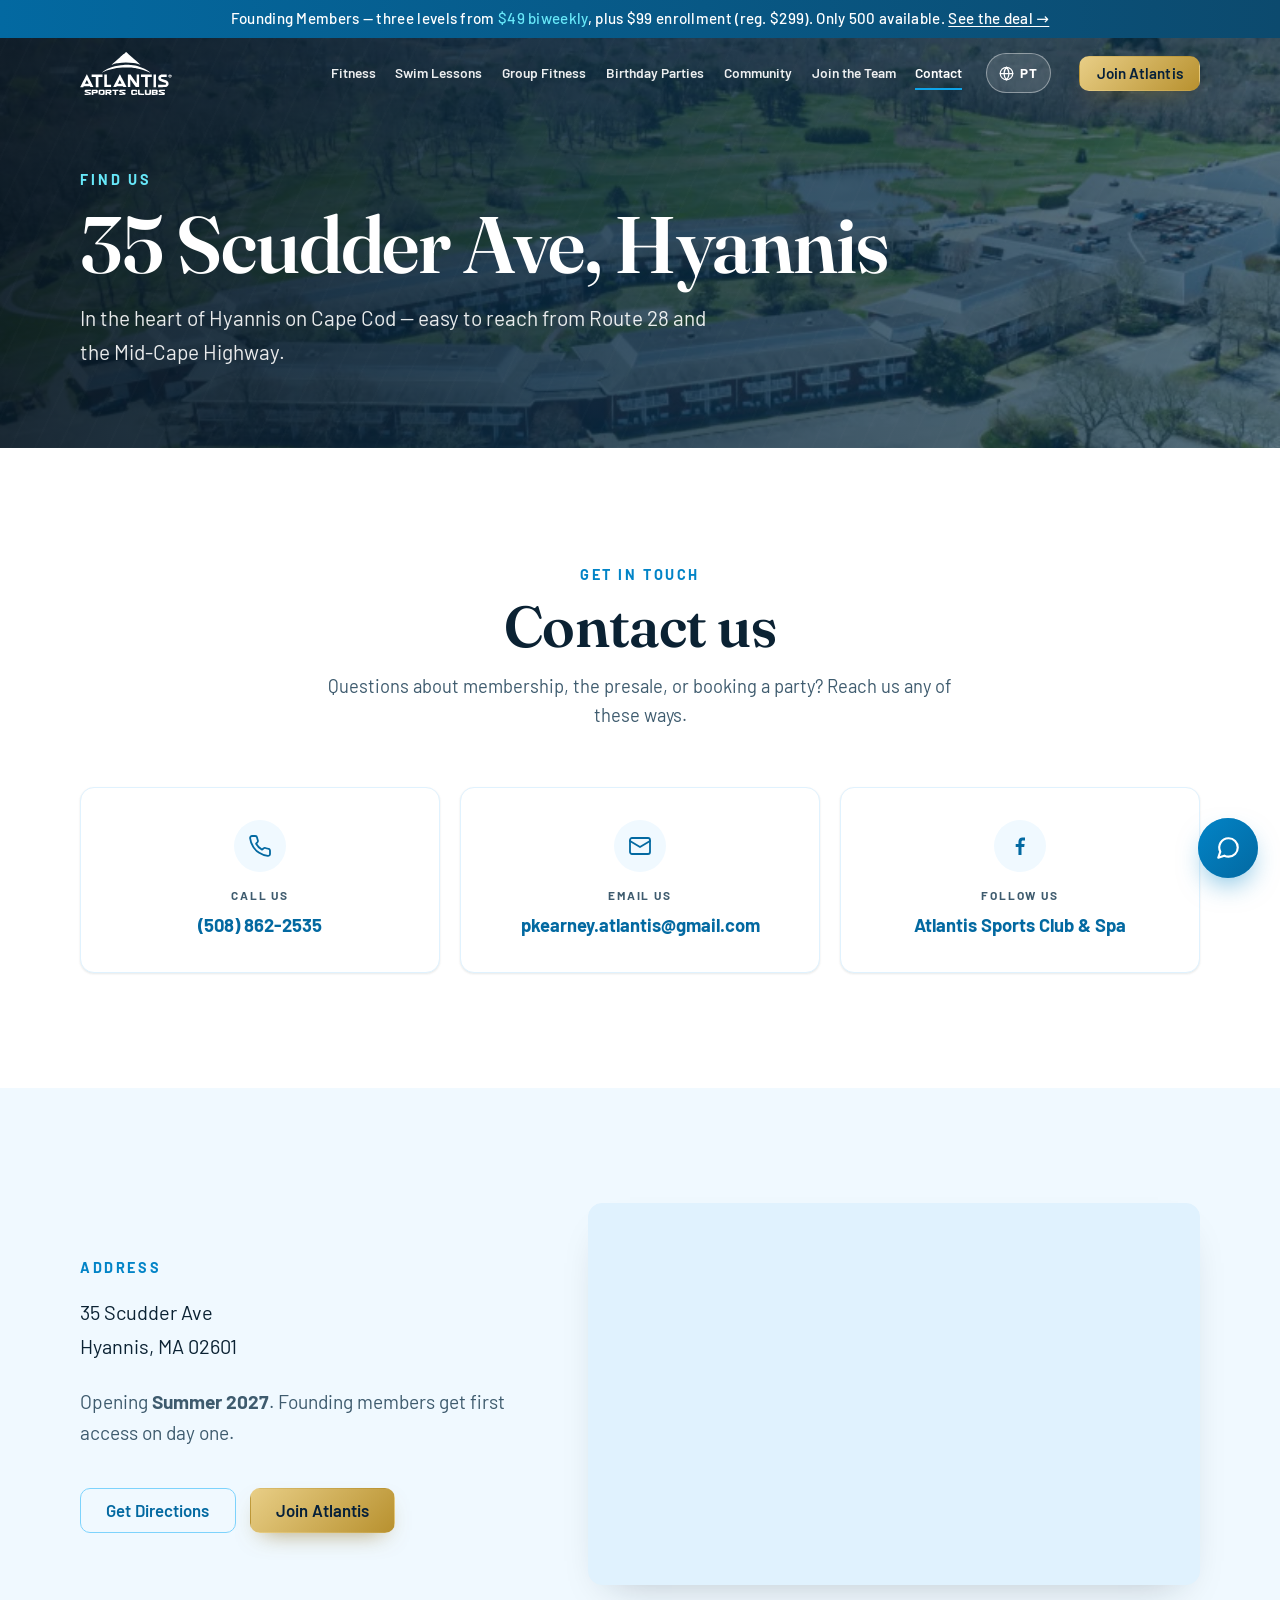
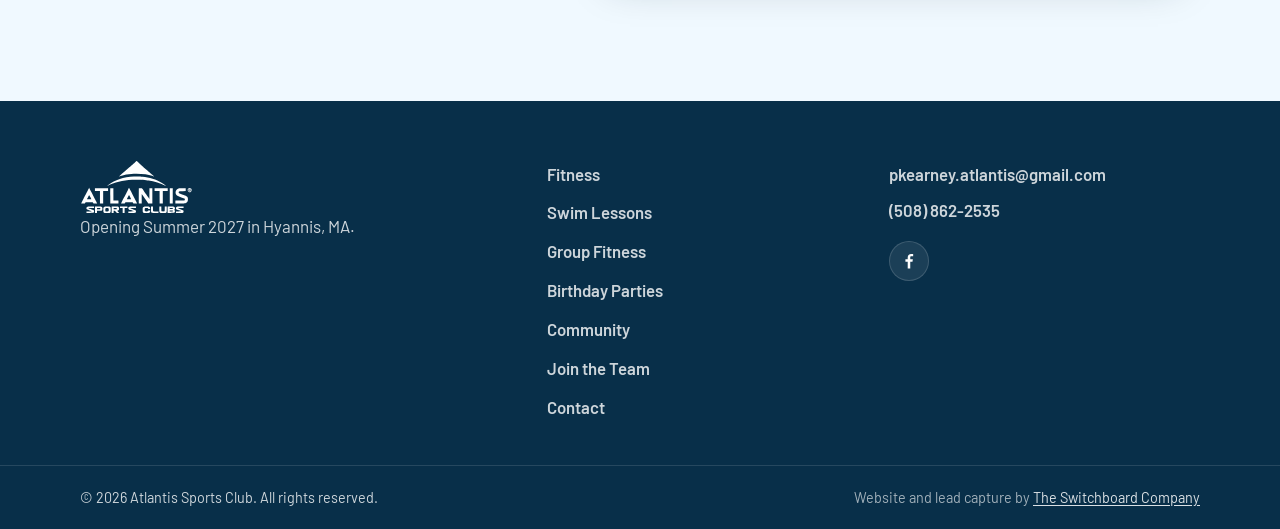
<file: location.html>
<!DOCTYPE html>
<html lang="en">
<head>
  <meta charset="UTF-8" />
  <meta name="viewport" content="width=device-width, initial-scale=1" />
  <title>Contact &amp; Location — Atlantis Sports Club</title>
  <meta name="description" content="Contact Atlantis Sports Club in Hyannis, MA — call (508) 862-2535, email pkearney.atlantis@gmail.com, or find us at 35 Scudder Ave on Cape Cod." />
  <meta name="theme-color" content="#0EA5E9" />
  <meta property="og:title" content="Contact &amp; Location — Atlantis Sports Club" />
  <meta property="og:description" content="Contact Atlantis Sports Club in Hyannis, MA — call (508) 862-2535, email pkearney.atlantis@gmail.com, or find us at 35 Scudder Ave on Cape Cod." />
  <meta property="og:type" content="website" />
  <meta property="og:image" content="https://atlantissportsclubhyannis.com/assets/images/pool.jpg" />
  <meta name="twitter:card" content="summary_large_image" />
  <meta property="og:url" content="https://atlantissportsclubhyannis.com/location.html" />
  <link rel="canonical" href="https://atlantissportsclubhyannis.com/location.html" />
  <link rel="icon" href="/favicon.ico" sizes="any" />
  <link rel="icon" type="image/svg+xml" href="/favicon.svg" />
  <link rel="apple-touch-icon" href="/apple-touch-icon.png" />
  <link rel="preconnect" href="https://fonts.googleapis.com" />
  <link rel="preconnect" href="https://fonts.gstatic.com" crossorigin />
  <link href="https://fonts.googleapis.com/css2?family=Barlow:wght@400;500;600;700;800&family=Fraunces:ital,opsz,wght@0,9..144,500;0,9..144,600;0,9..144,700;1,9..144,500&display=swap" rel="stylesheet" />
  <link rel="stylesheet" href="styles.css?v=50" />

  <!-- The contact page is where "gym near me" traffic lands, so it repeats the
       club's identity for crawlers. Same @id as the home page on purpose: it
       tells Google these two blocks describe ONE business, not two. Keep the
       details in sync with index.html and config.js. -->
  <script type="application/ld+json">
  {
    "@context": "https://schema.org",
    "@type": "HealthClub",
    "@id": "https://atlantissportsclubhyannis.com/#club",
    "name": "Atlantis Sports Club",
    "url": "https://atlantissportsclubhyannis.com/location.html",
    "telephone": "+1-508-862-2535",
    "email": "pkearney.atlantis@gmail.com",
    "address": {
      "@type": "PostalAddress",
      "streetAddress": "35 Scudder Ave",
      "addressLocality": "Hyannis",
      "addressRegion": "MA",
      "postalCode": "02601",
      "addressCountry": "US"
    },
    "hasMap": "https://www.google.com/maps/search/?api=1&query=35+Scudder+Ave+Hyannis+MA+02601"
  }
  </script>
</head>
<body data-page="location">

  <div id="siteHeader"></div>

  <section class="page-hero">
    <div class="container">
      <p class="page-hero__eyebrow">Find Us</p>
      <h1 class="page-hero__title">35 Scudder Ave, Hyannis</h1>
      <p class="page-hero__sub">In the heart of Hyannis on Cape Cod — easy to reach from Route 28 and the Mid-Cape Highway.</p>
    </div>
  </section>

  <section class="section">
    <div class="container">
      <div class="section__head">
        <p class="section__eyebrow">Get in Touch</p>
        <h2 class="section__title">Contact us</h2>
        <p class="section__sub">Questions about membership, the presale, or booking a party? Reach us any of these ways.</p>
      </div>

      <div class="contact-cards">
        <a class="contact-card" id="contactPhone" href="#">
          <span class="contact-card__icon" aria-hidden="true">
            <svg viewBox="0 0 24 24" fill="none" stroke="currentColor" stroke-width="1.8" stroke-linecap="round" stroke-linejoin="round"><path d="M22 16.9v3a2 2 0 0 1-2.2 2 19.8 19.8 0 0 1-8.6-3.1 19.5 19.5 0 0 1-6-6A19.8 19.8 0 0 1 2.1 4.2 2 2 0 0 1 4.1 2h3a2 2 0 0 1 2 1.7c.1.9.4 1.8.7 2.6a2 2 0 0 1-.5 2.1L8.1 9.7a16 16 0 0 0 6 6l1.3-1.2a2 2 0 0 1 2.1-.5c.8.3 1.7.6 2.6.7a2 2 0 0 1 1.9 2.1z"/></svg>
          </span>
          <span class="contact-card__label">Call us</span>
          <span class="contact-card__value" data-contact-phone>(508) 862-2535</span>
        </a>

        <a class="contact-card" id="contactEmail" href="#">
          <span class="contact-card__icon" aria-hidden="true">
            <svg viewBox="0 0 24 24" fill="none" stroke="currentColor" stroke-width="1.8" stroke-linecap="round" stroke-linejoin="round"><rect x="2" y="4" width="20" height="16" rx="2"/><path d="m2 7 10 6 10-6"/></svg>
          </span>
          <span class="contact-card__label">Email us</span>
          <span class="contact-card__value" data-contact-email>pkearney.atlantis@gmail.com</span>
        </a>

        <a class="contact-card" id="contactFacebook" href="#" target="_blank" rel="noopener">
          <span class="contact-card__icon" aria-hidden="true">
            <svg viewBox="0 0 24 24" fill="currentColor"><path d="M13.5 21v-8h2.7l.4-3.1h-3.1V7.9c0-.9.25-1.5 1.55-1.5H17V3.6c-.29-.04-1.3-.13-2.46-.13-2.43 0-4.09 1.48-4.09 4.21v2.35H7.7V13h2.75v8h3.05z"/></svg>
          </span>
          <span class="contact-card__label">Follow us</span>
          <span class="contact-card__value">Atlantis Sports Club &amp; Spa</span>
        </a>
      </div>
    </div>
  </section>

  <section class="section section--alt">
    <div class="container">
      <div class="location__grid">
        <div class="location__info">
          <p class="section__eyebrow">Address</p>
          <p class="location__addr">
            <span data-addr1>35 Scudder Ave</span><br />
            <span data-addr2>Hyannis, MA 02601</span><br />
            <span class="location__venue" data-venue></span>
          </p>
          <p class="lede" style="margin-bottom:24px">Opening <strong><span data-opening-label>Summer 2027</span></strong>. Founding members get first access on day one.</p>
          <div class="mt-cta" style="justify-content:flex-start">
            <a href="#" data-link="map" class="btn btn--outline" id="directionsBtn">Get Directions</a>
            <a href="memberships.html" class="btn btn--gold">Join Atlantis</a>
          </div>
        </div>
        <div class="location__map">
          <iframe id="mapFrame" title="Map to Atlantis Sports Club" loading="lazy" referrerpolicy="no-referrer-when-downgrade" allowfullscreen></iframe>
        </div>
      </div>
    </div>
  </section>

  <footer class="footer" id="siteFooter"></footer>

  <script src="config.js?v=27"></script>
  <script src="assets/pt.js?v=13"></script>
  <script src="assets/i18n.js?v=1"></script>
  <script src="script.js?v=39"></script>
<script src="assets/chat.js?v=8"></script>
</body>
</html>
</file>
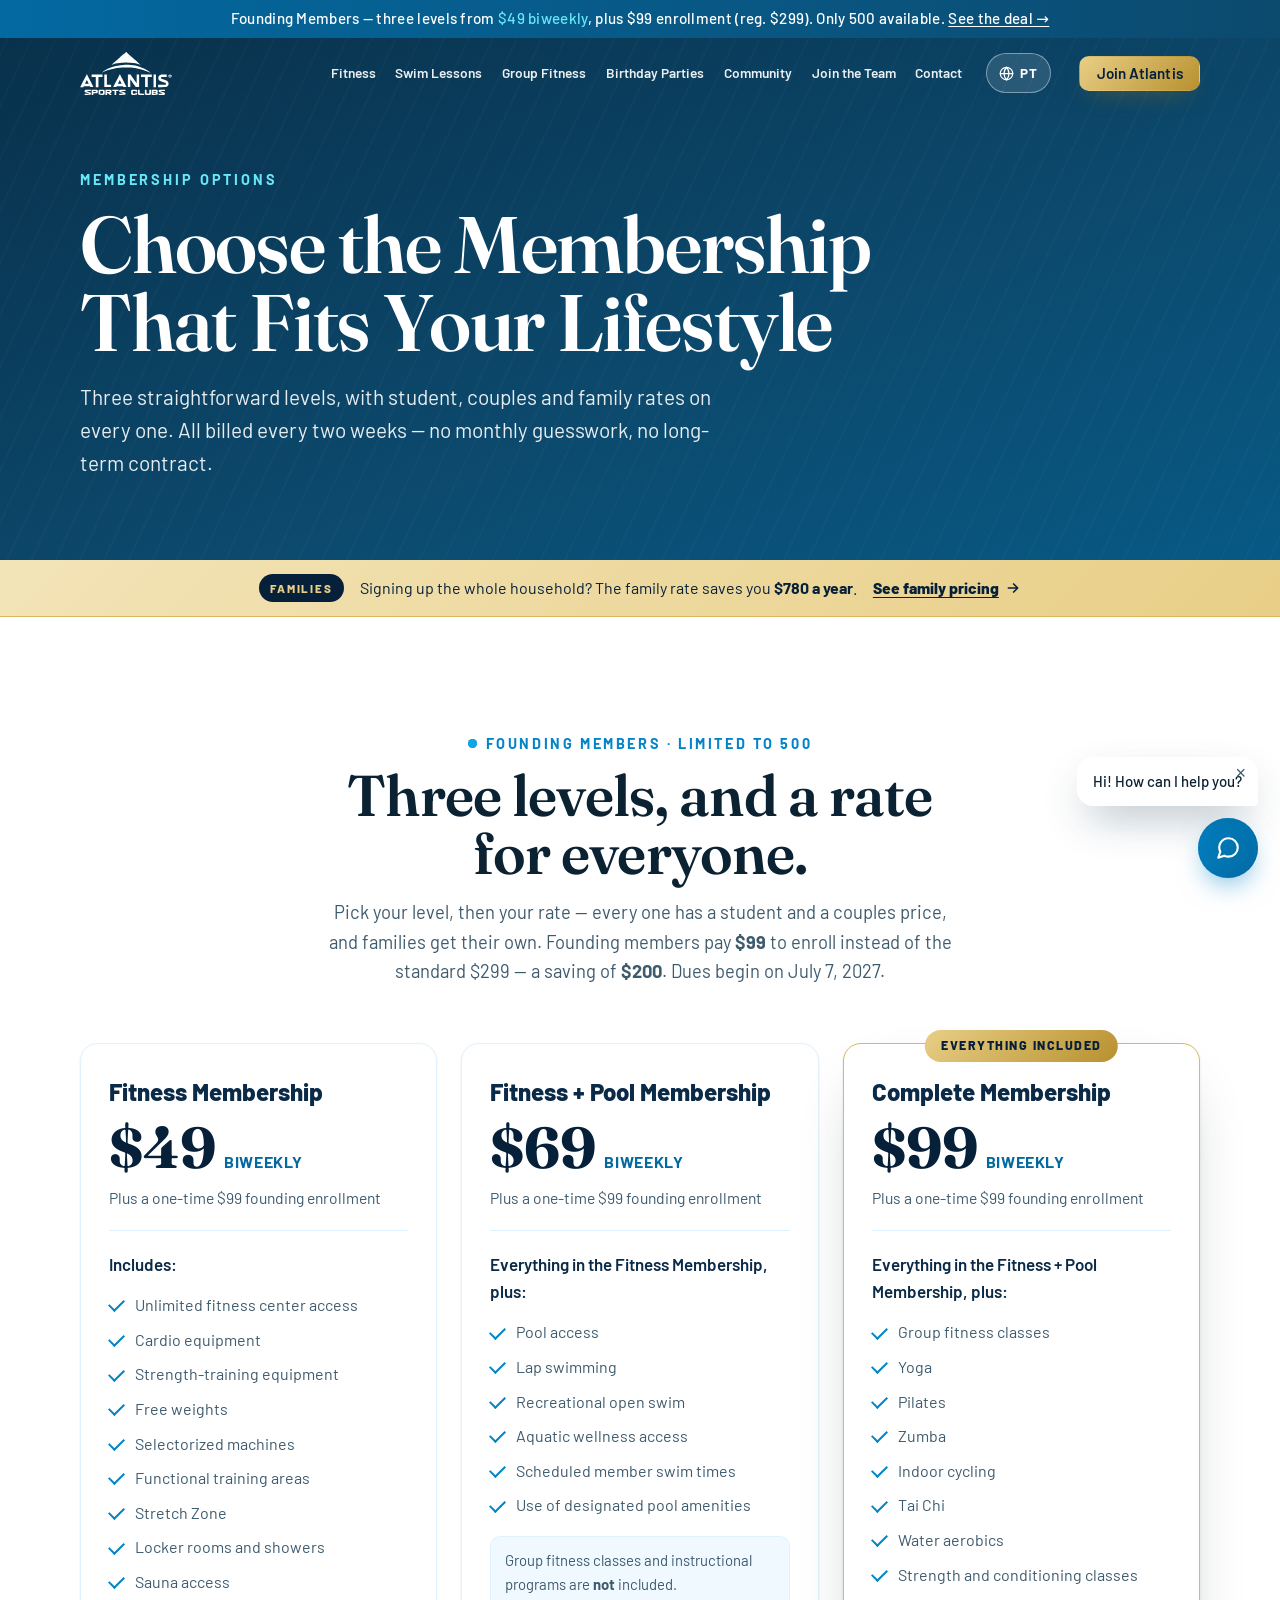
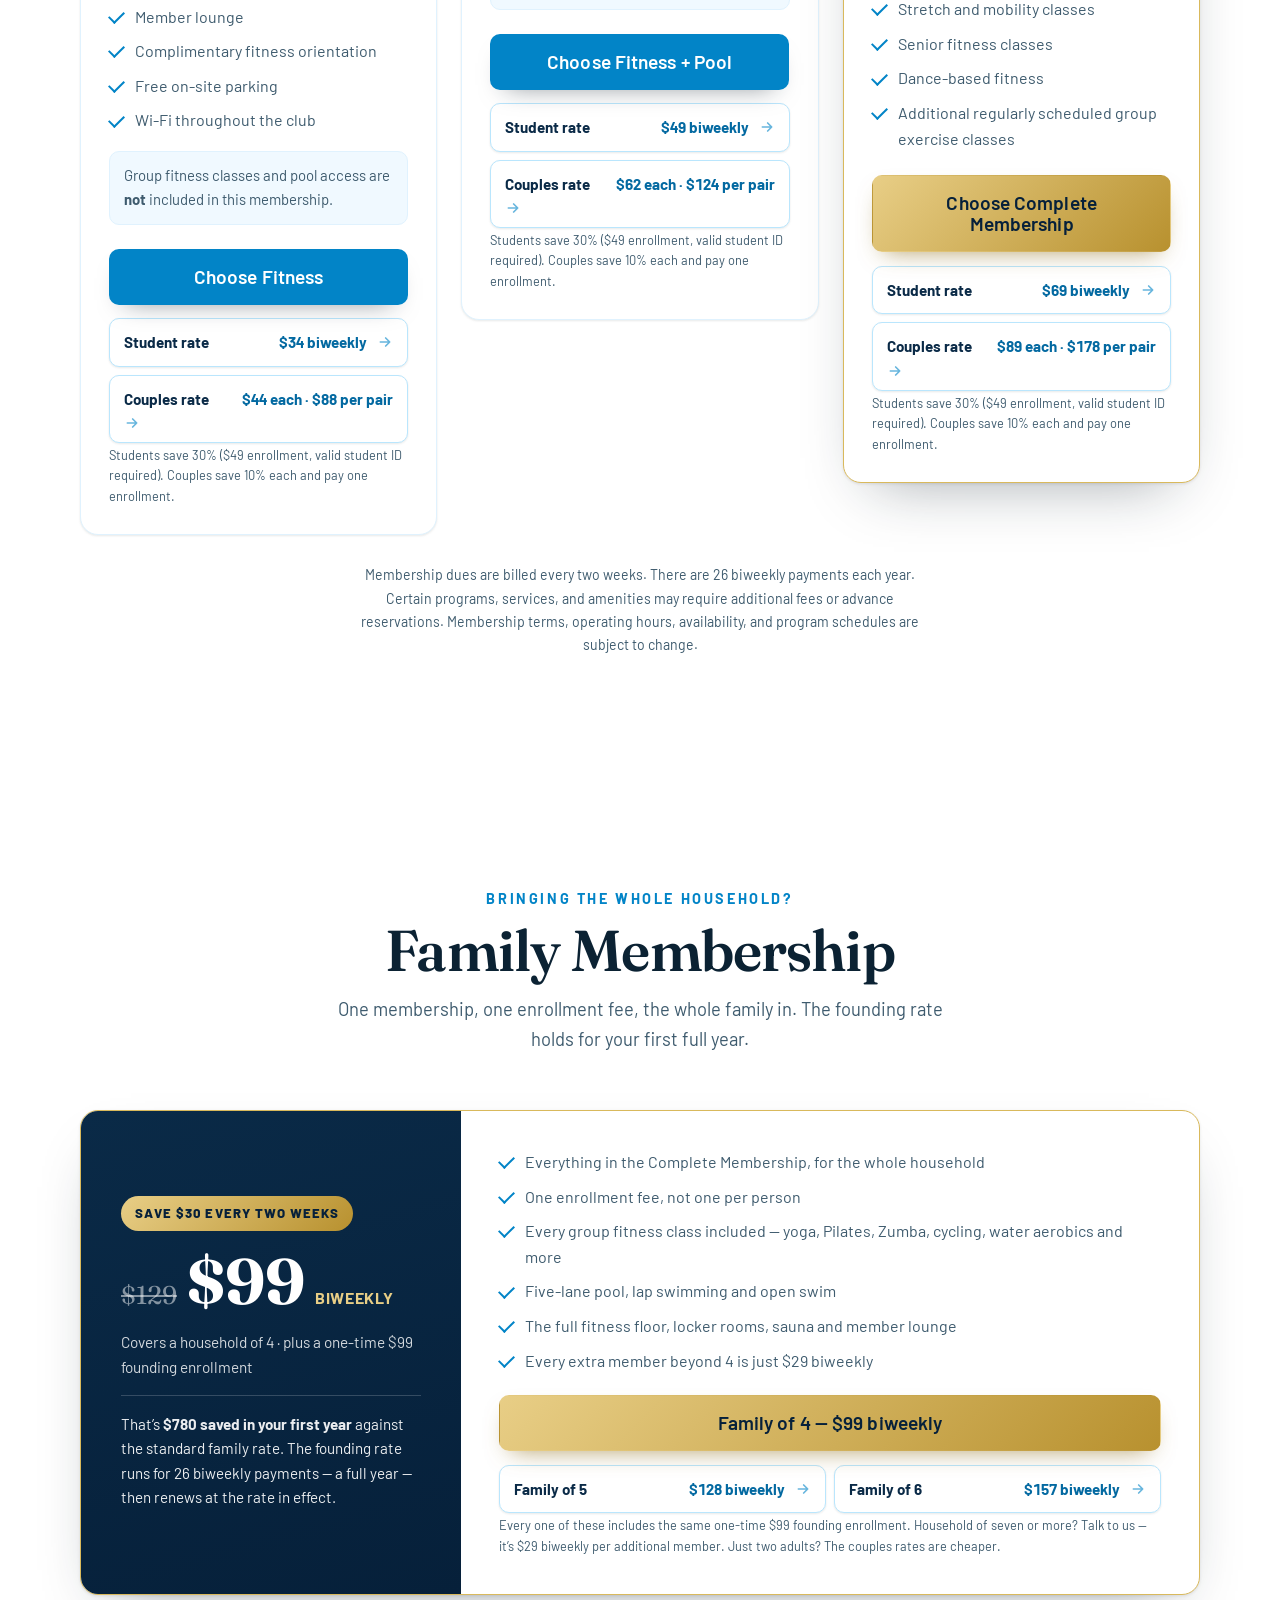
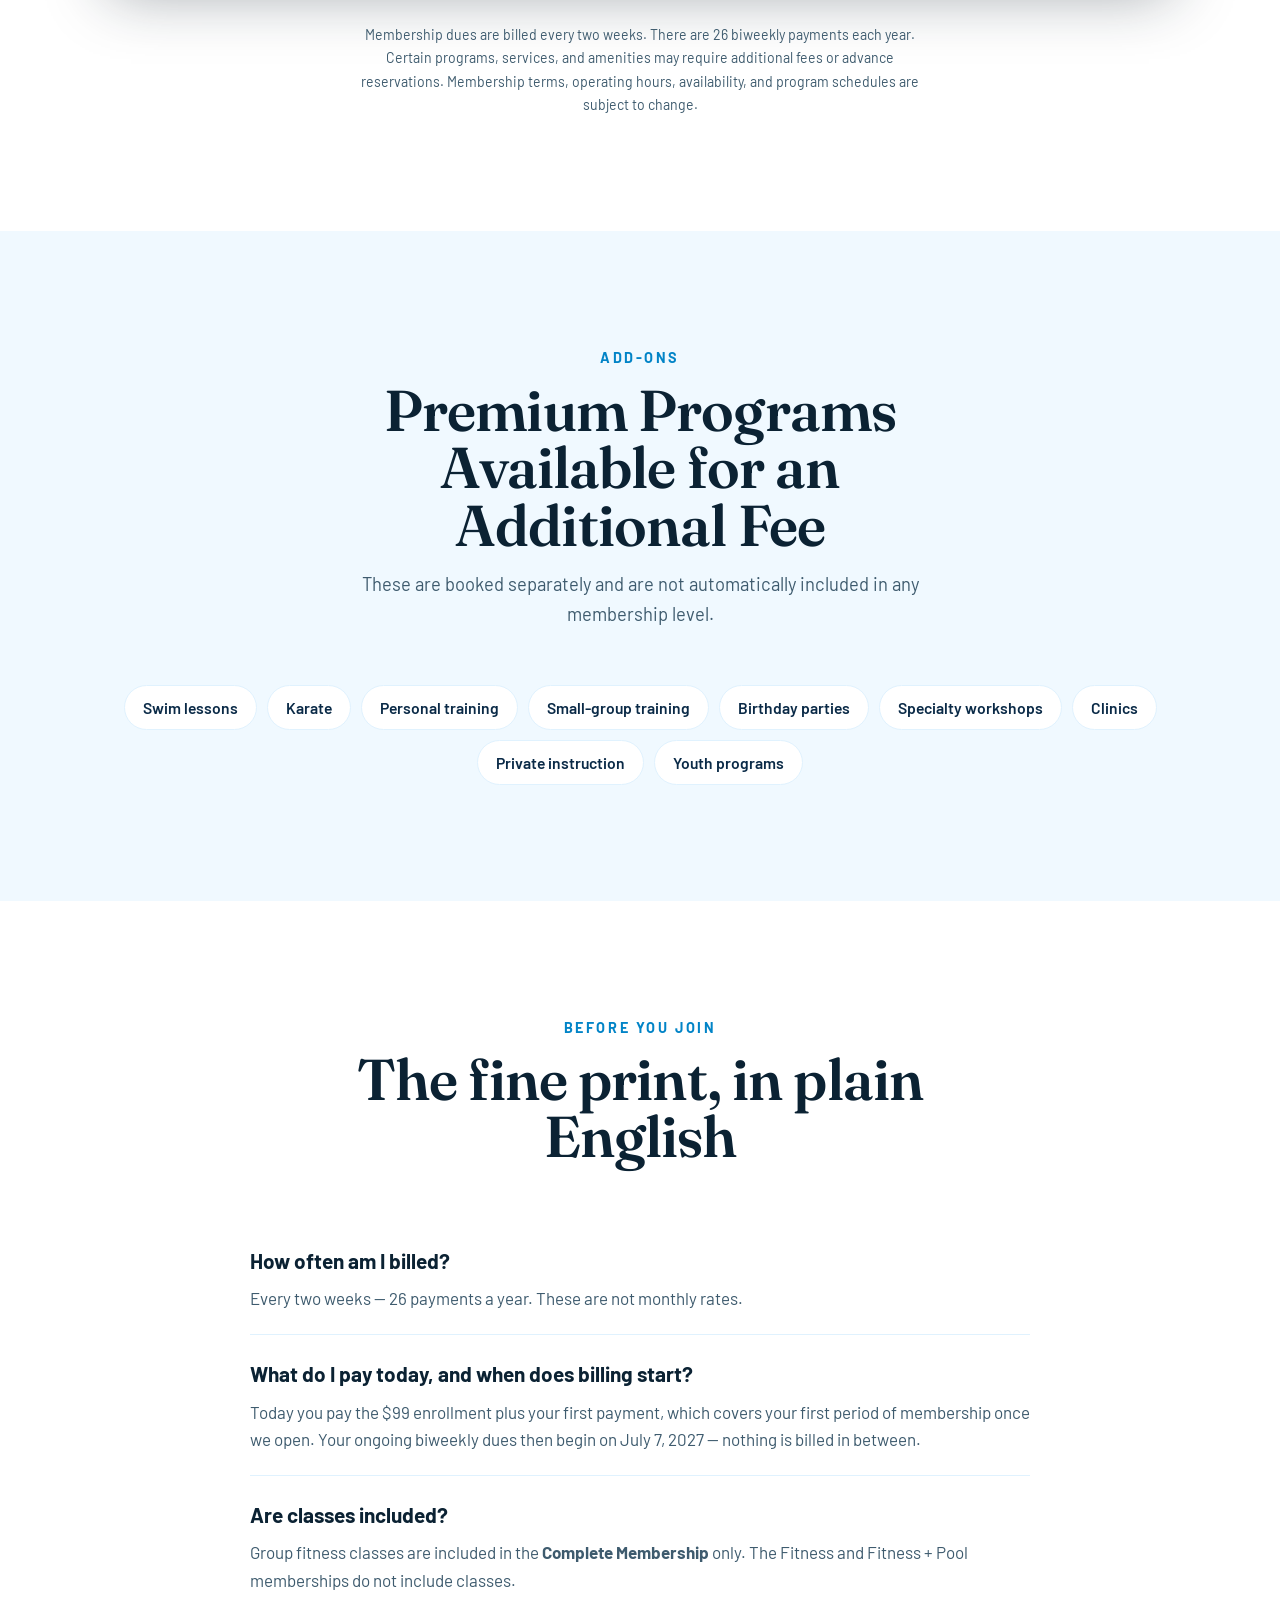
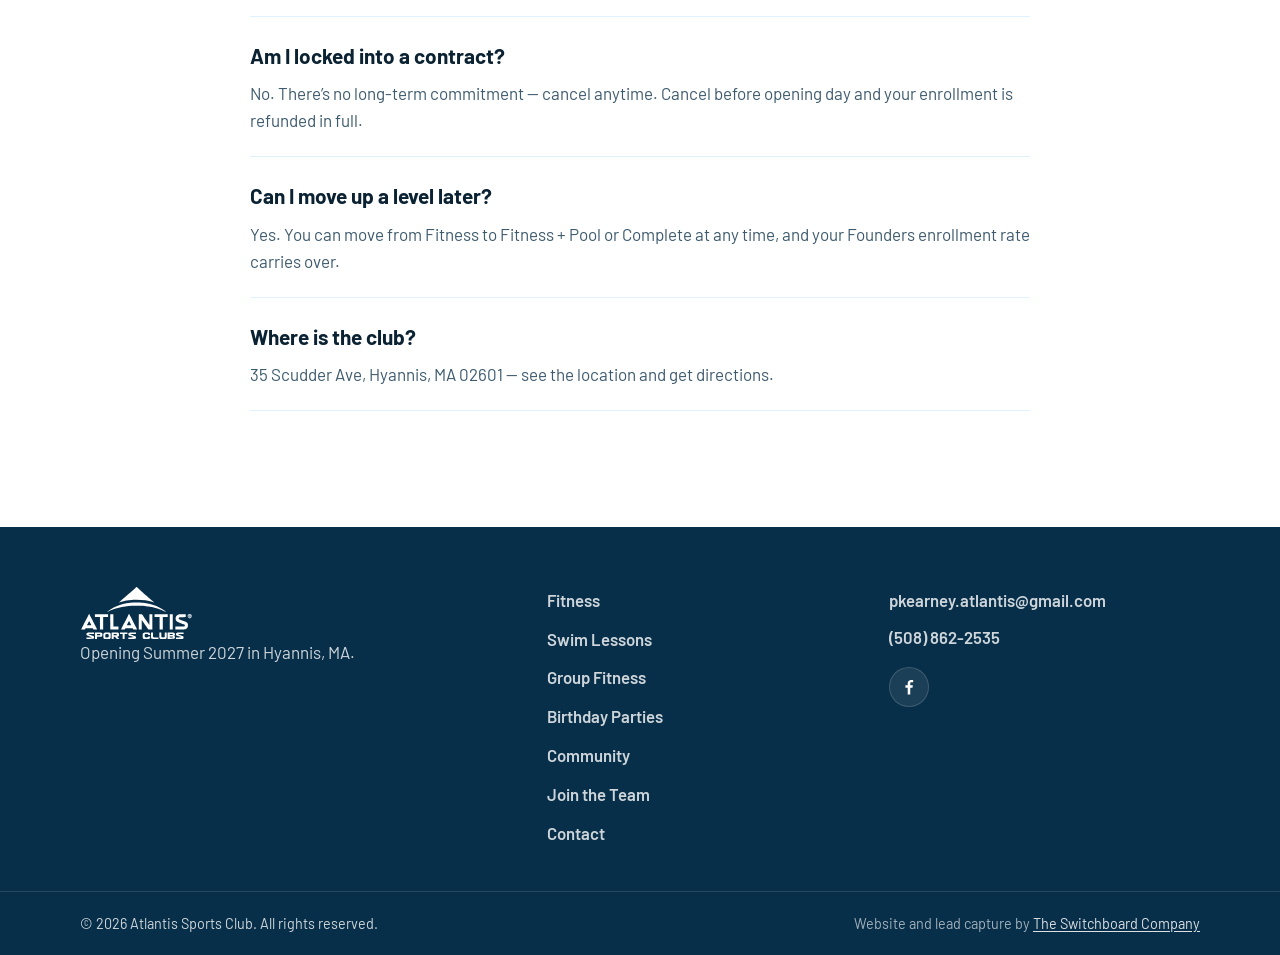
<file: memberships.html>
<!DOCTYPE html>
<html lang="en">
<head>
  <meta charset="UTF-8" />
  <meta name="viewport" content="width=device-width, initial-scale=1" />
  <title>Membership Options — Atlantis Sports Club</title>
  <meta name="description" content="Three membership levels at Atlantis Sports Club in Hyannis, MA: Fitness $49 biweekly, Fitness + Pool $69 biweekly, and Complete $99 biweekly. Membership dues are billed every two weeks — 26 payments a year." />
  <meta name="theme-color" content="#0EA5E9" />
  <meta property="og:title" content="Membership Options — Atlantis Sports Club" />
  <meta property="og:description" content="Fitness $49 biweekly · Fitness + Pool $69 biweekly · Complete $99 biweekly. Founding enrollment $99 (reg. $299)." />
  <meta property="og:type" content="website" />
  <meta property="og:url" content="https://atlantissportsclubhyannis.com/memberships.html" />
  <link rel="canonical" href="https://atlantissportsclubhyannis.com/memberships.html" />
  <meta property="og:image" content="https://atlantissportsclubhyannis.com/assets/images/pool.jpg" />
  <meta name="twitter:card" content="summary_large_image" />
  <link rel="icon" href="/favicon.ico" sizes="any" />
  <link rel="icon" type="image/svg+xml" href="/favicon.svg" />
  <link rel="apple-touch-icon" href="/apple-touch-icon.png" />
  <link rel="preconnect" href="https://fonts.googleapis.com" />
  <link rel="preconnect" href="https://fonts.gstatic.com" crossorigin />
  <link href="https://fonts.googleapis.com/css2?family=Barlow:wght@400;500;600;700;800&family=Fraunces:ital,opsz,wght@0,9..144,500;0,9..144,600;0,9..144,700;1,9..144,500&display=swap" rel="stylesheet" />
  <link rel="stylesheet" href="styles.css?v=50" />
</head>
<body data-page="memberships">

  <div id="siteHeader"></div>

  <section class="page-hero">
    <div class="container">
      <p class="page-hero__eyebrow">Membership Options</p>
      <h1 class="page-hero__title">Choose the Membership That Fits Your Lifestyle</h1>
      <p class="page-hero__sub">Three straightforward levels, with student, couples and family rates on every one. All billed every two weeks — no monthly guesswork, no long-term contract.</p>
    </div>
  </section>

  <!-- ============================ FAMILY JUMP LINK ============================
       The family rate lives below three full boards, so without this a parent
       scrolls past it and buys an individual membership at a worse price. -->
  <a class="famjump" href="#family">
    <span class="famjump__inner">
      <span class="famjump__tag">Families</span>
      <span class="famjump__text">Signing up the whole household? The family rate saves you <strong><span data-price="familySaveYear">$780</span> a year</strong>.</span>
      <span class="famjump__cta">See family pricing
        <svg viewBox="0 0 24 24" fill="none" stroke="currentColor" stroke-width="2.5" stroke-linecap="round" stroke-linejoin="round" aria-hidden="true"><path d="M5 12h14M13 6l6 6-6 6"/></svg>
      </span>
    </span>
  </a>

  <!-- ============================ THE THREE BOARDS ============================ -->
  <section class="section" id="levels">
    <div class="container">
      <div class="section__head">
        <p class="section__eyebrow section__eyebrow--dot"><span class="pulse-dot pulse-dot--dark" aria-hidden="true"></span> <span>Founding Members · Limited to <span data-price="spots">500</span></span></p>
        <h2 class="section__title">Three levels, and a rate for everyone.</h2>
        <p class="section__sub">Pick your level, then your rate — every one has a student and a couples price, and families get their own. Founding members pay <strong><span data-price="enrollment">$99</span></strong> to enroll instead of the standard <span data-price="regularEnrollment">$299</span> — a saving of <strong><span data-price="saveEnrollment">$200</span></strong>. Dues begin on July 7, 2027.</p>
      </div>

      <div class="boards">

        <!-- ---------------- FITNESS ---------------- -->
        <article class="board">
          <h3 class="board__name">Fitness Membership</h3>
          <div class="board__price">
            <span class="board__amt" data-price="fitness">$49</span>
            <span class="board__cadence">Biweekly</span>
          </div>
          <p class="board__enroll">Plus a one-time <span data-price="enrollment">$99</span> founding enrollment</p>

          <p class="board__lead">Includes:</p>
          <ul class="board__list">
            <li>Unlimited fitness center access</li>
            <li>Cardio equipment</li>
            <li>Strength-training equipment</li>
            <li>Free weights</li>
            <li>Selectorized machines</li>
            <li>Functional training areas</li>
            <li>Stretch Zone</li>
            <li>Locker rooms and showers</li>
            <li>Sauna access</li>
            <li>Member lounge</li>
            <li>Complimentary fitness orientation</li>
            <li>Free on-site parking</li>
            <li>Wi-Fi throughout the club</li>
          </ul>

          <p class="board__excludes">Group fitness classes and pool access are <strong>not</strong> included in this membership.</p>

          <div class="board__cta">
            <a href="#" data-link="fitness" class="btn btn--primary btn--lg btn--block">
              <span class="btn__label">Choose Fitness</span>
            </a>
            <div class="board__alts">
              <a href="#" data-link="studentFitness" class="board__alt">
                <span class="board__alt-label">Student rate</span>
                <span class="board__alt-price"><span data-price="studentFitness">$34</span> biweekly</span>
              
                <svg class="board__alt-arrow" viewBox="0 0 24 24" fill="none" stroke="currentColor" stroke-width="2.5" stroke-linecap="round" stroke-linejoin="round" aria-hidden="true"><path d="M5 12h14M13 6l6 6-6 6"/></svg>
              </a>
              <a href="#" data-link="couplesFitness" class="board__alt">
                <span class="board__alt-label">Couples rate</span>
                <span class="board__alt-price"><span data-price="couplesFitnessEach">$44</span> each &middot; <span data-price="couplesFitnessPair">$88</span> per pair</span>
              
                <svg class="board__alt-arrow" viewBox="0 0 24 24" fill="none" stroke="currentColor" stroke-width="2.5" stroke-linecap="round" stroke-linejoin="round" aria-hidden="true"><path d="M5 12h14M13 6l6 6-6 6"/></svg>
              </a>
            </div>
            <p class="board__alt-note">Students save 30% (<span data-price="studentEnrollment">$49</span> enrollment, valid student ID required). Couples save 10% each and pay one enrollment.</p>
          </div>
        </article>

        <!-- ---------------- FITNESS + POOL ---------------- -->
        <article class="board">
          <h3 class="board__name">Fitness + Pool Membership</h3>
          <div class="board__price">
            <span class="board__amt" data-price="fitnessPool">$69</span>
            <span class="board__cadence">Biweekly</span>
          </div>
          <p class="board__enroll">Plus a one-time <span data-price="enrollment">$99</span> founding enrollment</p>

          <p class="board__lead">Everything in the Fitness Membership, plus:</p>
          <ul class="board__list">
            <li>Pool access</li>
            <li>Lap swimming</li>
            <li>Recreational open swim</li>
            <li>Aquatic wellness access</li>
            <li>Scheduled member swim times</li>
            <li>Use of designated pool amenities</li>
          </ul>

          <p class="board__excludes">Group fitness classes and instructional programs are <strong>not</strong> included.</p>

          <div class="board__cta">
            <a href="#" data-link="fitnessPool" class="btn btn--primary btn--lg btn--block">
              <span class="btn__label">Choose Fitness + Pool</span>
            </a>
            <div class="board__alts">
              <a href="#" data-link="studentFitnessPool" class="board__alt">
                <span class="board__alt-label">Student rate</span>
                <span class="board__alt-price"><span data-price="studentFitnessPool">$49</span> biweekly</span>
              
                <svg class="board__alt-arrow" viewBox="0 0 24 24" fill="none" stroke="currentColor" stroke-width="2.5" stroke-linecap="round" stroke-linejoin="round" aria-hidden="true"><path d="M5 12h14M13 6l6 6-6 6"/></svg>
              </a>
              <a href="#" data-link="couplesFitnessPool" class="board__alt">
                <span class="board__alt-label">Couples rate</span>
                <span class="board__alt-price"><span data-price="couplesFitnessPoolEach">$62</span> each &middot; <span data-price="couplesFitnessPoolPair">$124</span> per pair</span>
              
                <svg class="board__alt-arrow" viewBox="0 0 24 24" fill="none" stroke="currentColor" stroke-width="2.5" stroke-linecap="round" stroke-linejoin="round" aria-hidden="true"><path d="M5 12h14M13 6l6 6-6 6"/></svg>
              </a>
            </div>
            <p class="board__alt-note">Students save 30% (<span data-price="studentEnrollment">$49</span> enrollment, valid student ID required). Couples save 10% each and pay one enrollment.</p>
          </div>
        </article>

        <!-- ---------------- COMPLETE ---------------- -->
        <article class="board board--featured">
          <span class="board__ribbon">Everything included</span>
          <h3 class="board__name">Complete Membership</h3>
          <div class="board__price">
            <span class="board__amt" data-price="complete">$99</span>
            <span class="board__cadence">Biweekly</span>
          </div>
          <p class="board__enroll">Plus a one-time <span data-price="enrollment">$99</span> founding enrollment</p>

          <p class="board__lead">Everything in the Fitness + Pool Membership, plus:</p>
          <ul class="board__list">
            <li>Group fitness classes</li>
            <li>Yoga</li>
            <li>Pilates</li>
            <li>Zumba</li>
            <li>Indoor cycling</li>
            <li>Tai Chi</li>
            <li>Water aerobics</li>
            <li>Strength and conditioning classes</li>
            <li>Stretch and mobility classes</li>
            <li>Senior fitness classes</li>
            <li>Dance-based fitness</li>
            <li>Additional regularly scheduled group exercise classes</li>
          </ul>

          <div class="board__cta">
            <a href="#" data-link="complete" class="btn btn--gold btn--lg btn--block">
              <span class="btn__label">Choose Complete Membership</span>
            </a>
            <div class="board__alts">
              <a href="#" data-link="studentComplete" class="board__alt">
                <span class="board__alt-label">Student rate</span>
                <span class="board__alt-price"><span data-price="studentComplete">$69</span> biweekly</span>
              
                <svg class="board__alt-arrow" viewBox="0 0 24 24" fill="none" stroke="currentColor" stroke-width="2.5" stroke-linecap="round" stroke-linejoin="round" aria-hidden="true"><path d="M5 12h14M13 6l6 6-6 6"/></svg>
              </a>
              <a href="#" data-link="couplesComplete" class="board__alt">
                <span class="board__alt-label">Couples rate</span>
                <span class="board__alt-price"><span data-price="couplesCompleteEach">$89</span> each &middot; <span data-price="couplesCompletePair">$178</span> per pair</span>
              
                <svg class="board__alt-arrow" viewBox="0 0 24 24" fill="none" stroke="currentColor" stroke-width="2.5" stroke-linecap="round" stroke-linejoin="round" aria-hidden="true"><path d="M5 12h14M13 6l6 6-6 6"/></svg>
              </a>
            </div>
            <p class="board__alt-note">Students save 30% (<span data-price="studentEnrollment">$49</span> enrollment, valid student ID required). Couples save 10% each and pay one enrollment.</p>
          </div>
        </article>

      </div>

      <p class="disclaimer" data-disclaimer></p>
    </div>
  </section>

  <!-- ============================ FAMILY MEMBERSHIP ============================ -->
  <section class="section" id="family">
    <div class="container">
      <div class="section__head">
        <p class="section__eyebrow">Bringing the whole household?</p>
        <h2 class="section__title">Family Membership</h2>
        <p class="section__sub">One membership, one enrollment fee, the whole family in. The founding rate holds for your first full year.</p>
      </div>

      <div class="famboard">
        <div class="famboard__price">
          <span class="famboard__save">Save <span data-price="familySave">$30</span> every two weeks</span>
          <div class="famboard__amounts">
            <s class="famboard__was" aria-label="Regular price"><span data-price="familyRegular">$129</span></s>
            <span class="famboard__amt" data-price="family">$99</span>
            <span class="famboard__cadence">Biweekly</span>
          </div>
          <p class="famboard__covers">Covers a household of <span data-price="familyCovers">4</span> &middot; plus a one-time <span data-price="enrollment">$99</span> founding enrollment</p>
          <p class="famboard__year">That&rsquo;s <strong><span data-price="familySaveYear">$780</span> saved in your first year</strong> against the standard family rate. The founding rate runs for <span data-price="paymentsPerYear">26</span> biweekly payments — a full year — then renews at the rate in effect.</p>
        </div>

        <div class="famboard__body">
          <ul class="board__list">
            <li>Everything in the Complete Membership, for the whole household</li>
            <li>One enrollment fee, not one per person</li>
            <li>Every group fitness class included — yoga, Pilates, Zumba, cycling, water aerobics and more</li>
            <li>Five-lane pool, lap swimming and open swim</li>
            <li>The full fitness floor, locker rooms, sauna and member lounge</li>
            <li>Every extra member beyond <span data-price="familyCovers">4</span> is just <span data-price="familyAdditional">$29</span> biweekly</li>
          </ul>

          <!-- Pick the household size, not a base membership plus add-ons. The
               add-on maths was accurate and still got people to the wrong
               total, so the sizes are priced out on the buttons themselves. -->
          <div class="board__cta">
            <a href="#" data-link="family" class="btn btn--gold btn--lg btn--block">
              <span class="btn__label">Family of <span data-price="familyCovers">4</span> — <span data-price="family">$99</span> biweekly</span>
            </a>
            <div class="board__alts">
              <a href="#" data-link="family5" class="board__alt">
                <span class="board__alt-label">Family of <span data-price="familyCovers5">5</span></span>
                <span class="board__alt-price"><span data-price="family5">$128</span> biweekly</span>
                <svg class="board__alt-arrow" viewBox="0 0 24 24" fill="none" stroke="currentColor" stroke-width="2.5" stroke-linecap="round" stroke-linejoin="round" aria-hidden="true"><path d="M5 12h14M13 6l6 6-6 6"/></svg>
              </a>
              <a href="#" data-link="family6" class="board__alt">
                <span class="board__alt-label">Family of <span data-price="familyCovers6">6</span></span>
                <span class="board__alt-price"><span data-price="family6">$157</span> biweekly</span>
                <svg class="board__alt-arrow" viewBox="0 0 24 24" fill="none" stroke="currentColor" stroke-width="2.5" stroke-linecap="round" stroke-linejoin="round" aria-hidden="true"><path d="M5 12h14M13 6l6 6-6 6"/></svg>
              </a>
            </div>
            <p class="board__alt-note">Every one of these includes the same one-time <span data-price="enrollment">$99</span> founding enrollment. Household of seven or more? <a href="contact.html">Talk to us</a> — it&rsquo;s <span data-price="familyAdditional">$29</span> biweekly per additional member. Just two adults? The <a href="#levels">couples rates</a> are cheaper.</p>
          </div>
        </div>
      </div>

      <p class="disclaimer" data-disclaimer></p>
    </div>
  </section>

  <!-- ============================ PREMIUM PROGRAMS ============================ -->
  <section class="section section--alt">
    <div class="container">
      <div class="section__head">
        <p class="section__eyebrow">Add-ons</p>
        <h2 class="section__title">Premium Programs Available for an Additional Fee</h2>
        <p class="section__sub">These are booked separately and are not automatically included in any membership level.</p>
      </div>
      <div class="chip-grid">
        <span class="chip">Swim lessons</span>
        <span class="chip">Karate</span>
        <span class="chip">Personal training</span>
        <span class="chip">Small-group training</span>
        <span class="chip">Birthday parties</span>
        <span class="chip">Specialty workshops</span>
        <span class="chip">Clinics</span>
        <span class="chip">Private instruction</span>
        <span class="chip">Youth programs</span>
      </div>
    </div>
  </section>

  <!-- ============================ FAQ ============================ -->
  <section class="section">
    <div class="container">
      <div class="section__head">
        <p class="section__eyebrow">Before You Join</p>
        <h2 class="section__title">The fine print, in plain English</h2>
      </div>
      <div class="faq">
        <div class="faq__item">
          <h3>How often am I billed?</h3>
          <p>Every two weeks — <span data-price="paymentsPerYear">26</span> payments a year. These are not monthly rates.</p>
        </div>
        <div class="faq__item">
          <h3>What do I pay today, and when does billing start?</h3>
          <p>Today you pay the <span data-price="enrollment">$99</span> enrollment plus your first payment, which covers your first period of membership once we open. Your ongoing biweekly dues then begin on July 7, 2027 — nothing is billed in between.</p>
        </div>
        <div class="faq__item">
          <h3>Are classes included?</h3>
          <p>Group fitness classes are included in the <strong>Complete Membership</strong> only. The Fitness and Fitness&nbsp;+&nbsp;Pool memberships do not include classes.</p>
        </div>
        <div class="faq__item">
          <h3>Am I locked into a contract?</h3>
          <p>No. There&rsquo;s no long-term commitment — cancel anytime. Cancel before opening day and your enrollment is refunded in full.</p>
        </div>
        <div class="faq__item">
          <h3>Can I move up a level later?</h3>
          <p>Yes. You can move from Fitness to Fitness&nbsp;+&nbsp;Pool or Complete at any time, and your Founders enrollment rate carries over.</p>
        </div>
        <div class="faq__item">
          <h3>Where is the club?</h3>
          <p><span data-addr1>35 Scudder Ave</span>, <span data-addr2>Hyannis, MA 02601</span> — <a href="location.html">see the location and get directions</a>.</p>
        </div>
      </div>
    </div>
  </section>

  <footer class="footer" id="siteFooter"></footer>

  <script src="config.js?v=27"></script>
  <script src="assets/pt.js?v=13"></script>
  <script src="assets/i18n.js?v=1"></script>
  <script src="script.js?v=39"></script>
  <script src="assets/chat.js?v=8"></script>
</body>
</html>
</file>
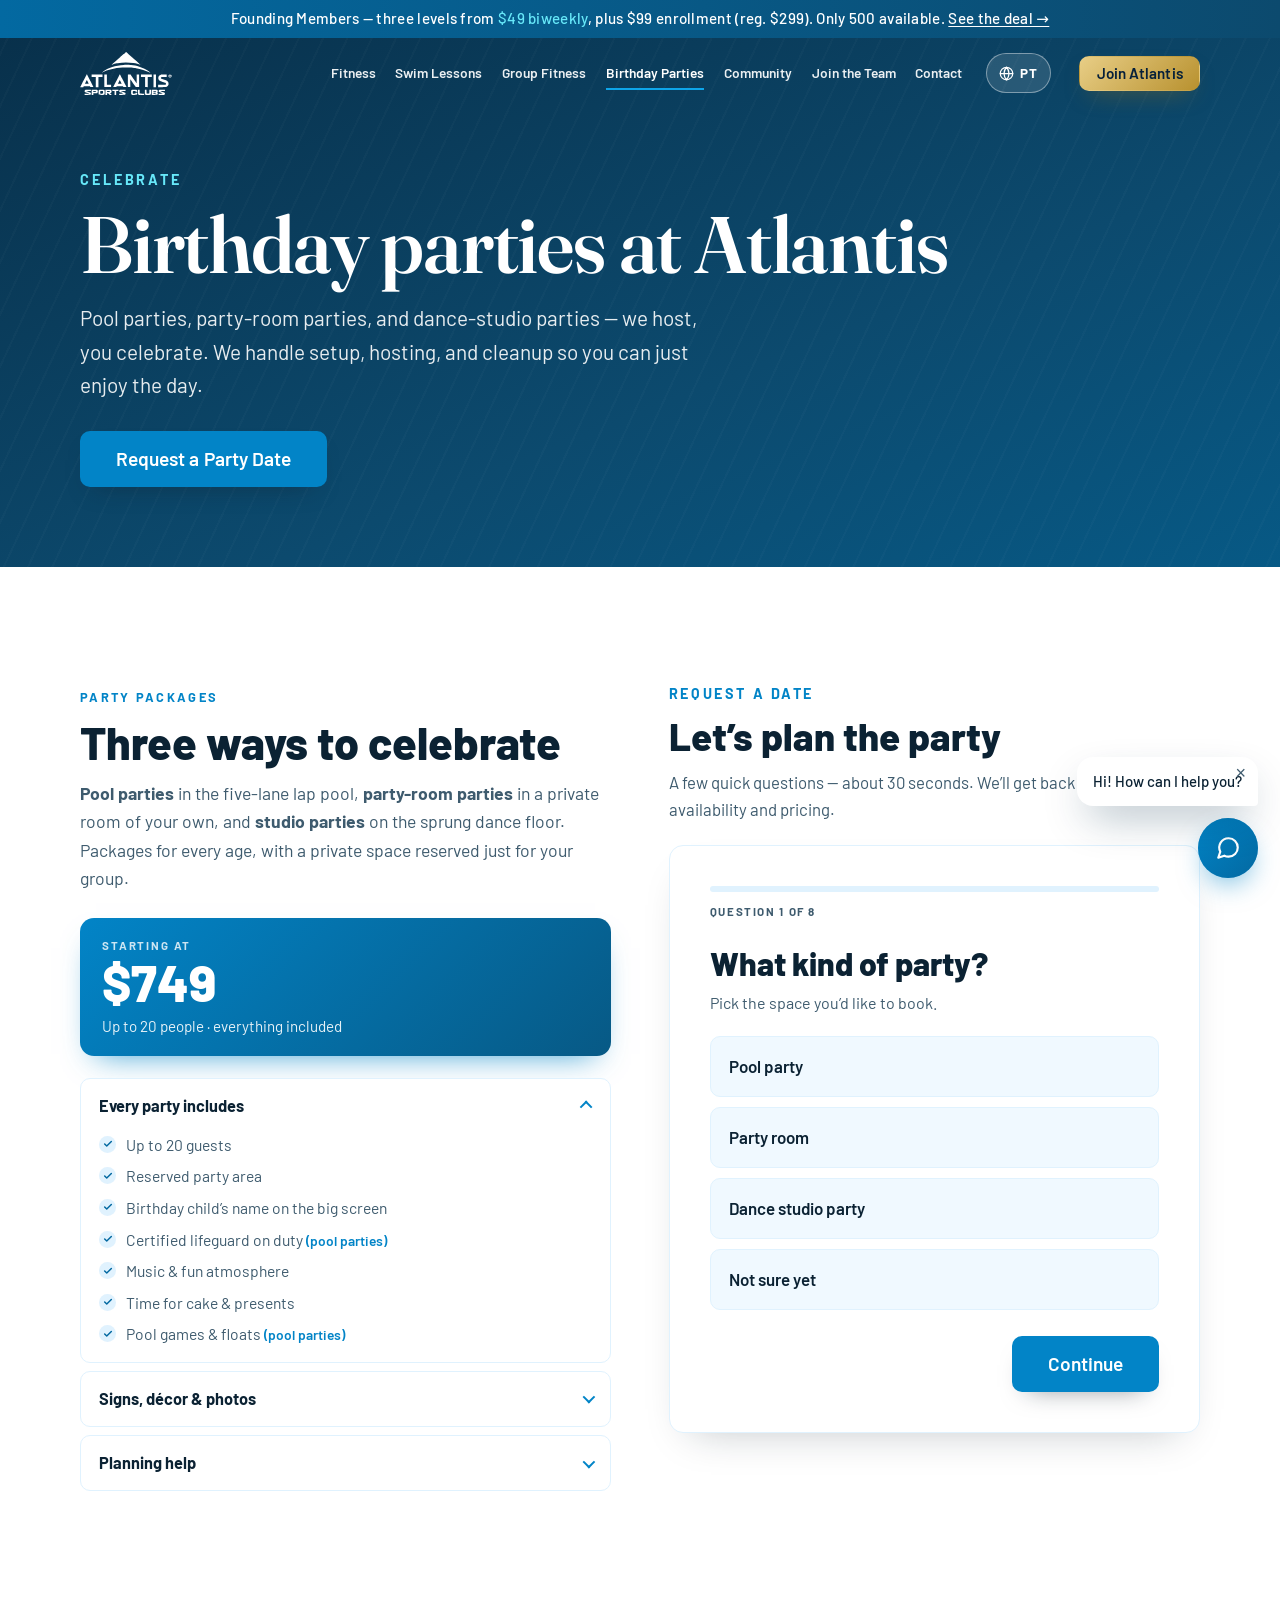
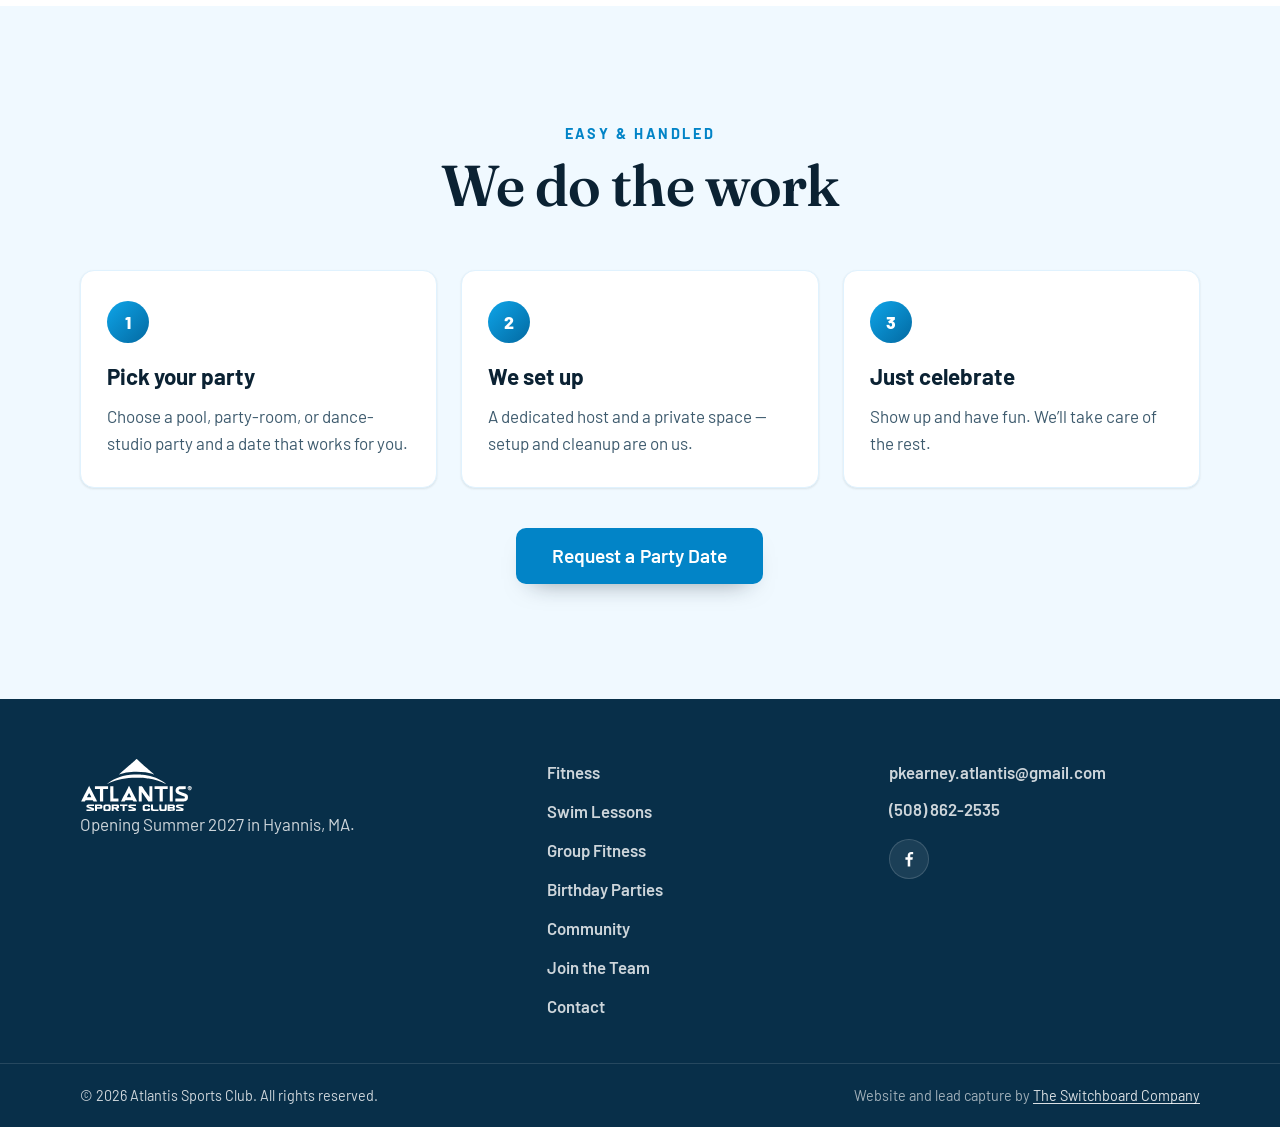
<file: parties.html>
<!DOCTYPE html>
<html lang="en">
<head>
  <meta charset="UTF-8" />
  <meta name="viewport" content="width=device-width, initial-scale=1" />
  <title>Birthday Parties — Atlantis Sports Club</title>
  <meta name="description" content="Book a birthday party at Atlantis Sports Club — pool parties, party-room parties, and dance-studio parties in Hyannis, MA. We host, you celebrate." />
  <meta name="theme-color" content="#0EA5E9" />
  <meta property="og:title" content="Birthday Parties — Atlantis Sports Club" />
  <meta property="og:description" content="Book a birthday party at Atlantis Sports Club — pool parties, party-room parties, and dance-studio parties in Hyannis, MA. We host, you celebrate." />
  <meta property="og:type" content="website" />
  <meta property="og:image" content="https://atlantissportsclubhyannis.com/assets/images/pool.jpg" />
  <meta name="twitter:card" content="summary_large_image" />
  <meta property="og:url" content="https://atlantissportsclubhyannis.com/parties.html" />
  <link rel="canonical" href="https://atlantissportsclubhyannis.com/parties.html" />
  <link rel="icon" href="/favicon.ico" sizes="any" />
  <link rel="icon" type="image/svg+xml" href="/favicon.svg" />
  <link rel="apple-touch-icon" href="/apple-touch-icon.png" />
  <link rel="preconnect" href="https://fonts.googleapis.com" />
  <link rel="preconnect" href="https://fonts.gstatic.com" crossorigin />
  <link href="https://fonts.googleapis.com/css2?family=Barlow:wght@400;500;600;700;800&family=Fraunces:ital,opsz,wght@0,9..144,500;0,9..144,600;0,9..144,700;1,9..144,500&display=swap" rel="stylesheet" />
  <link rel="stylesheet" href="styles.css?v=50" />
</head>
<body data-page="parties">

  <div id="siteHeader"></div>

  <section class="page-hero">
    <div class="container">
      <p class="page-hero__eyebrow">Celebrate</p>
      <h1 class="page-hero__title">Birthday parties at Atlantis</h1>
      <p class="page-hero__sub">Pool parties, party-room parties, and dance-studio parties — we host, you celebrate. We handle setup, hosting, and cleanup so you can just enjoy the day.</p>
      <div class="page-hero__cta"><a href="#request" class="btn btn--primary btn--lg">Request a Party Date</a></div>
    </div>
  </section>

  <!-- ================= PARTY TYPES + REQUEST FORM (side by side) ================= -->
  <section class="section" id="request">
    <div class="container">
      <div class="party-split">

        <div class="party-split__copy">
          <span class="feature-row__tag">Party Packages</span>
          <h2>Three ways to celebrate</h2>
          <p><strong>Pool parties</strong> in the five-lane lap pool, <strong>party-room parties</strong> in a private room of your own, and <strong>studio parties</strong> on the sprung dance floor. Packages for every age, with a private space reserved just for your group.</p>

          <div class="price-badge">
            <span class="price-badge__lab">Starting at</span>
            <span class="price-badge__amt" data-party="price">$749</span>
            <span class="price-badge__note">Up to <span data-party="max">20</span> people · everything included</span>
          </div>

          <div class="includes">
            <details class="includes__group" open>
              <summary>Every party includes</summary>
              <ul>
                <li>Up to <span data-party="max">20</span> guests</li>
                <li>Reserved party area</li>
                <li>Birthday child&rsquo;s name on the big screen</li>
                <li>Certified lifeguard on duty <span class="includes__only">(pool parties)</span></li>
                <li>Music &amp; fun atmosphere</li>
                <li>Time for cake &amp; presents</li>
                <li>Pool games &amp; floats <span class="includes__only">(pool parties)</span></li>
              </ul>
            </details>

            <details class="includes__group">
              <summary>Signs, décor &amp; photos</summary>
              <ul>
                <li>Welcome sign</li>
                <li>Happy birthday sign</li>
                <li>Signs &amp; banners</li>
                <li>Gift table setup</li>
                <li>Photo booth props</li>
                <li>Amazing photo opportunities</li>
              </ul>
            </details>

            <details class="includes__group">
              <summary>Planning help</summary>
              <ul>
                <li>Printable invitations</li>
                <li>Printable thank you cards</li>
                <li>Party planning checklist</li>
                <li>Decorating ideas</li>
                <li>Food &amp; snack ideas</li>
                <li>Drink ideas</li>
                <li>Goodie bag ideas</li>
                <li>Music playlist ideas</li>
              </ul>
            </details>
          </div>

          <!-- One picture of the actual party room beats a mosaic of the pool
               and a studio clip: a parent booking a birthday wants to see where
               the party happens, not tour the rest of the club.

               Empty until there is a real photo of it. data-img-required means
               script.js deletes this frame rather than leaving a bordered grey
               box, so setting images.birthday in config.js is all it takes to
               bring the picture back. -->
          <div class="party-split__media" data-img="birthday" data-img-required aria-hidden="true"></div>
        </div>

        <div class="party-split__form">
          <p class="section__eyebrow">Request a Date</p>
          <h2 class="party-split__title">Let&rsquo;s plan the party</h2>
          <p class="party-split__sub">A few quick questions — about 30 seconds. We&rsquo;ll get back to you with availability and pricing.</p>

          <form class="qform" id="partyForm" novalidate>
        <div class="qform__bar" aria-hidden="true"><div class="qform__bar-fill" data-qbar></div></div>
        <p class="qform__count">Question <span data-qnow>1</span> of <span data-qtotal>8</span></p>

        <fieldset class="qstep" data-qstep>
          <legend class="qstep__q">What kind of party?</legend>
          <p class="qstep__hint">Pick the space you&rsquo;d like to book.</p>
          <div class="qchoices">
            <label class="qchoice"><input type="radio" name="Party type" value="Pool party" required /><span>Pool party</span></label>
            <label class="qchoice"><input type="radio" name="Party type" value="Party room" /><span>Party room</span></label>
            <label class="qchoice"><input type="radio" name="Party type" value="Dance studio party" /><span>Dance studio party</span></label>
            <label class="qchoice"><input type="radio" name="Party type" value="Not sure yet" /><span>Not sure yet</span></label>
          </div>
        </fieldset>

        <fieldset class="qstep" data-qstep hidden>
          <legend class="qstep__q">How many guests?</legend>
          <p class="qstep__hint">The package covers up to <span data-party="max">20</span> people. A rough headcount is fine.</p>
          <div class="qchoices">
            <label class="qchoice"><input type="radio" name="Guest count" value="Up to 10" required /><span>Up to 10</span></label>
            <label class="qchoice"><input type="radio" name="Guest count" value="11–20" /><span>11&ndash;20</span></label>
            <label class="qchoice"><input type="radio" name="Guest count" value="More than 20 — need a larger party" /><span>More than 20 &mdash; we&rsquo;ll need a bigger party</span></label>
          </div>
        </fieldset>

        <fieldset class="qstep" data-qstep hidden>
          <legend class="qstep__q">What date do you have in mind?</legend>
          <p class="qstep__hint">We&rsquo;ll confirm availability — nothing is booked yet.</p>
          <div class="qfield"><input type="date" name="Preferred date" required /></div>
        </fieldset>

        <fieldset class="qstep" data-qstep hidden>
          <legend class="qstep__q">How old is the birthday kid turning?</legend>
          <p class="qstep__hint">Helps us match the right package.</p>
          <div class="qfield"><input type="text" name="Birthday age" inputmode="numeric" placeholder="e.g. 8" required /></div>
        </fieldset>

        <fieldset class="qstep" data-qstep hidden>
          <legend class="qstep__q">What&rsquo;s your name?</legend>
          <div class="qfield"><input type="text" name="Name" autocomplete="name" placeholder="First and last name" required /></div>
        </fieldset>

        <fieldset class="qstep" data-qstep hidden>
          <legend class="qstep__q">Where should we email you?</legend>
          <div class="qfield"><input type="email" name="Email" autocomplete="email" placeholder="you@email.com" required /></div>
        </fieldset>

        <fieldset class="qstep" data-qstep hidden>
          <legend class="qstep__q">Best phone number?</legend>
          <p class="qstep__hint">Easiest way to sort out the details.</p>
          <div class="qfield"><input type="tel" name="Phone" autocomplete="tel" placeholder="(508) 555-0199" required /></div>
        </fieldset>

        <fieldset class="qstep" data-qstep hidden>
          <legend class="qstep__q">Anything we should know?</legend>
          <p class="qstep__hint">Optional — allergies, theme, timing, anything at all.</p>
          <div class="qfield"><textarea name="Notes" placeholder="Optional"></textarea></div>
        </fieldset>

        <div class="qform__nav">
          <button type="button" class="qform__back" data-qback hidden>&larr; Back</button>
          <button type="button" class="btn btn--primary btn--lg" data-qnext>Continue</button>
          <button type="submit" class="btn btn--primary btn--lg" data-qsubmit hidden>Send Request</button>
        </div>
        <p class="qform__err" role="alert" data-qerr></p>

        <div class="qform__done" data-qdone hidden>
          <h3>Request sent!</h3>
          <p>Thanks — we&rsquo;ll be in touch shortly with availability and pricing for your party.</p>
        </div>
          </form>
        </div>

      </div>
    </div>
  </section>

  <!-- ============================ WHAT'S INCLUDED ============================ -->
  <section class="section section--alt">
    <div class="container">
      <div class="section__head">
        <p class="section__eyebrow">Easy &amp; Handled</p>
        <h2 class="section__title">We do the work</h2>
      </div>
      <div class="steps">
        <div class="step">
          <div class="step__num">1</div>
          <h3>Pick your party</h3>
          <p>Choose a pool, party-room, or dance-studio party and a date that works for you.</p>
        </div>
        <div class="step">
          <div class="step__num">2</div>
          <h3>We set up</h3>
          <p>A dedicated host and a private space — setup and cleanup are on us.</p>
        </div>
        <div class="step">
          <div class="step__num">3</div>
          <h3>Just celebrate</h3>
          <p>Show up and have fun. We&rsquo;ll take care of the rest.</p>
        </div>
      </div>
      <div class="mt-cta"><a href="#request" class="btn btn--primary btn--lg">Request a Party Date</a></div>
    </div>
  </section>

  <footer class="footer" id="siteFooter"></footer>

  <script src="config.js?v=27"></script>
  <script src="assets/pt.js?v=13"></script>
  <script src="assets/i18n.js?v=1"></script>
  <script src="script.js?v=39"></script>
  <script src="assets/chat.js?v=8"></script>
</body>
</html>
</file>
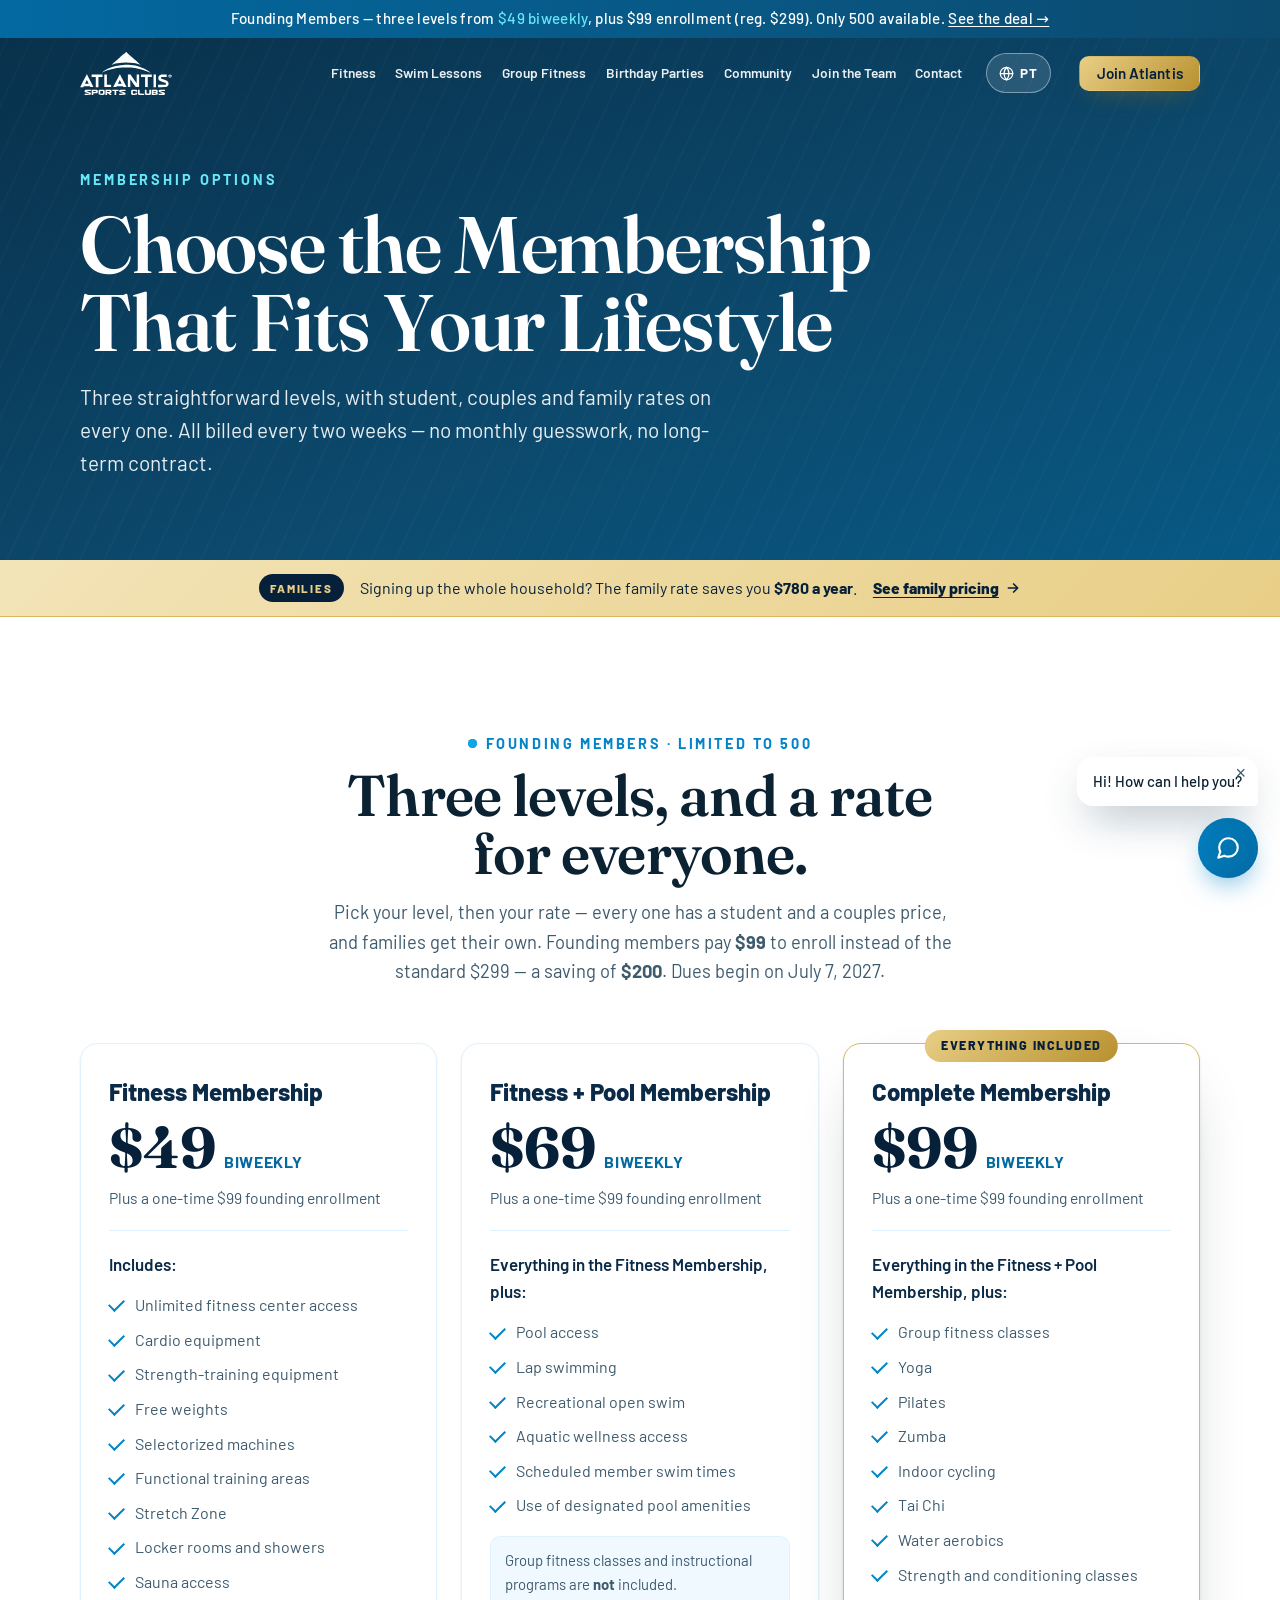
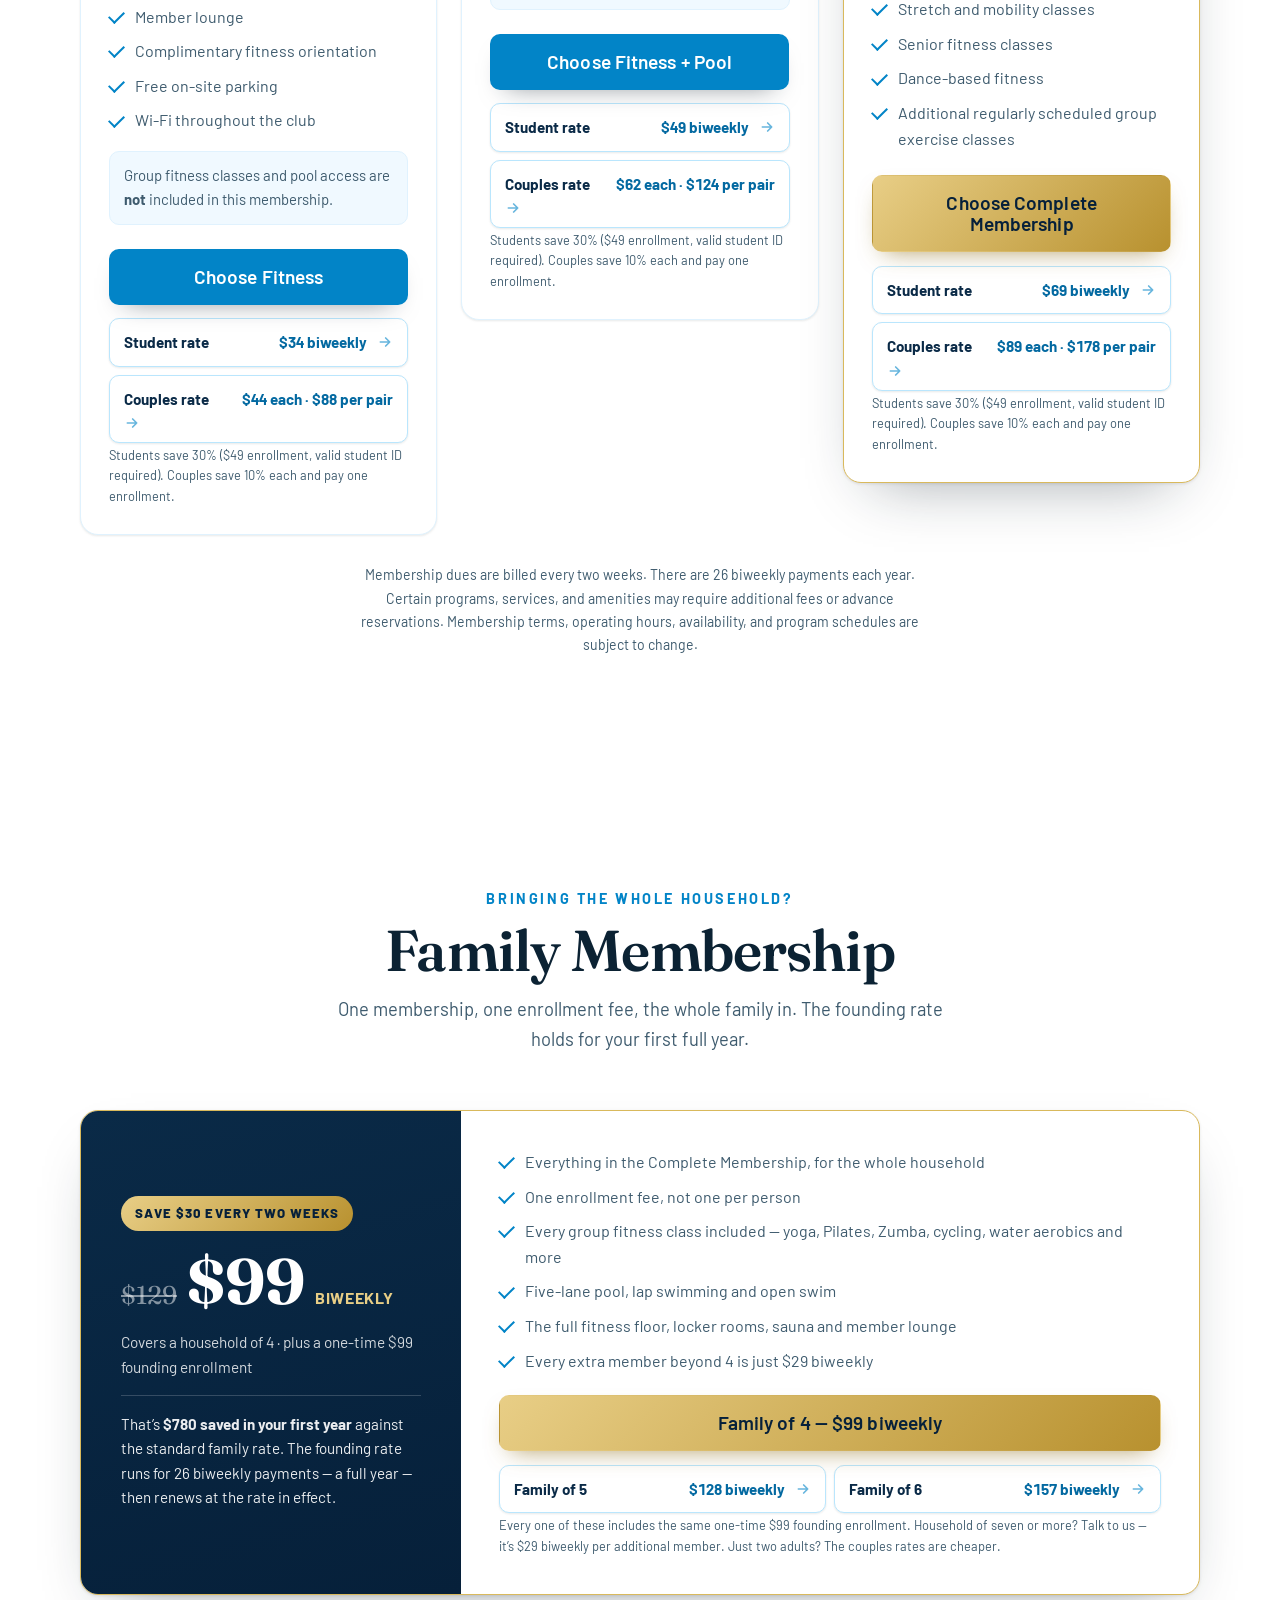
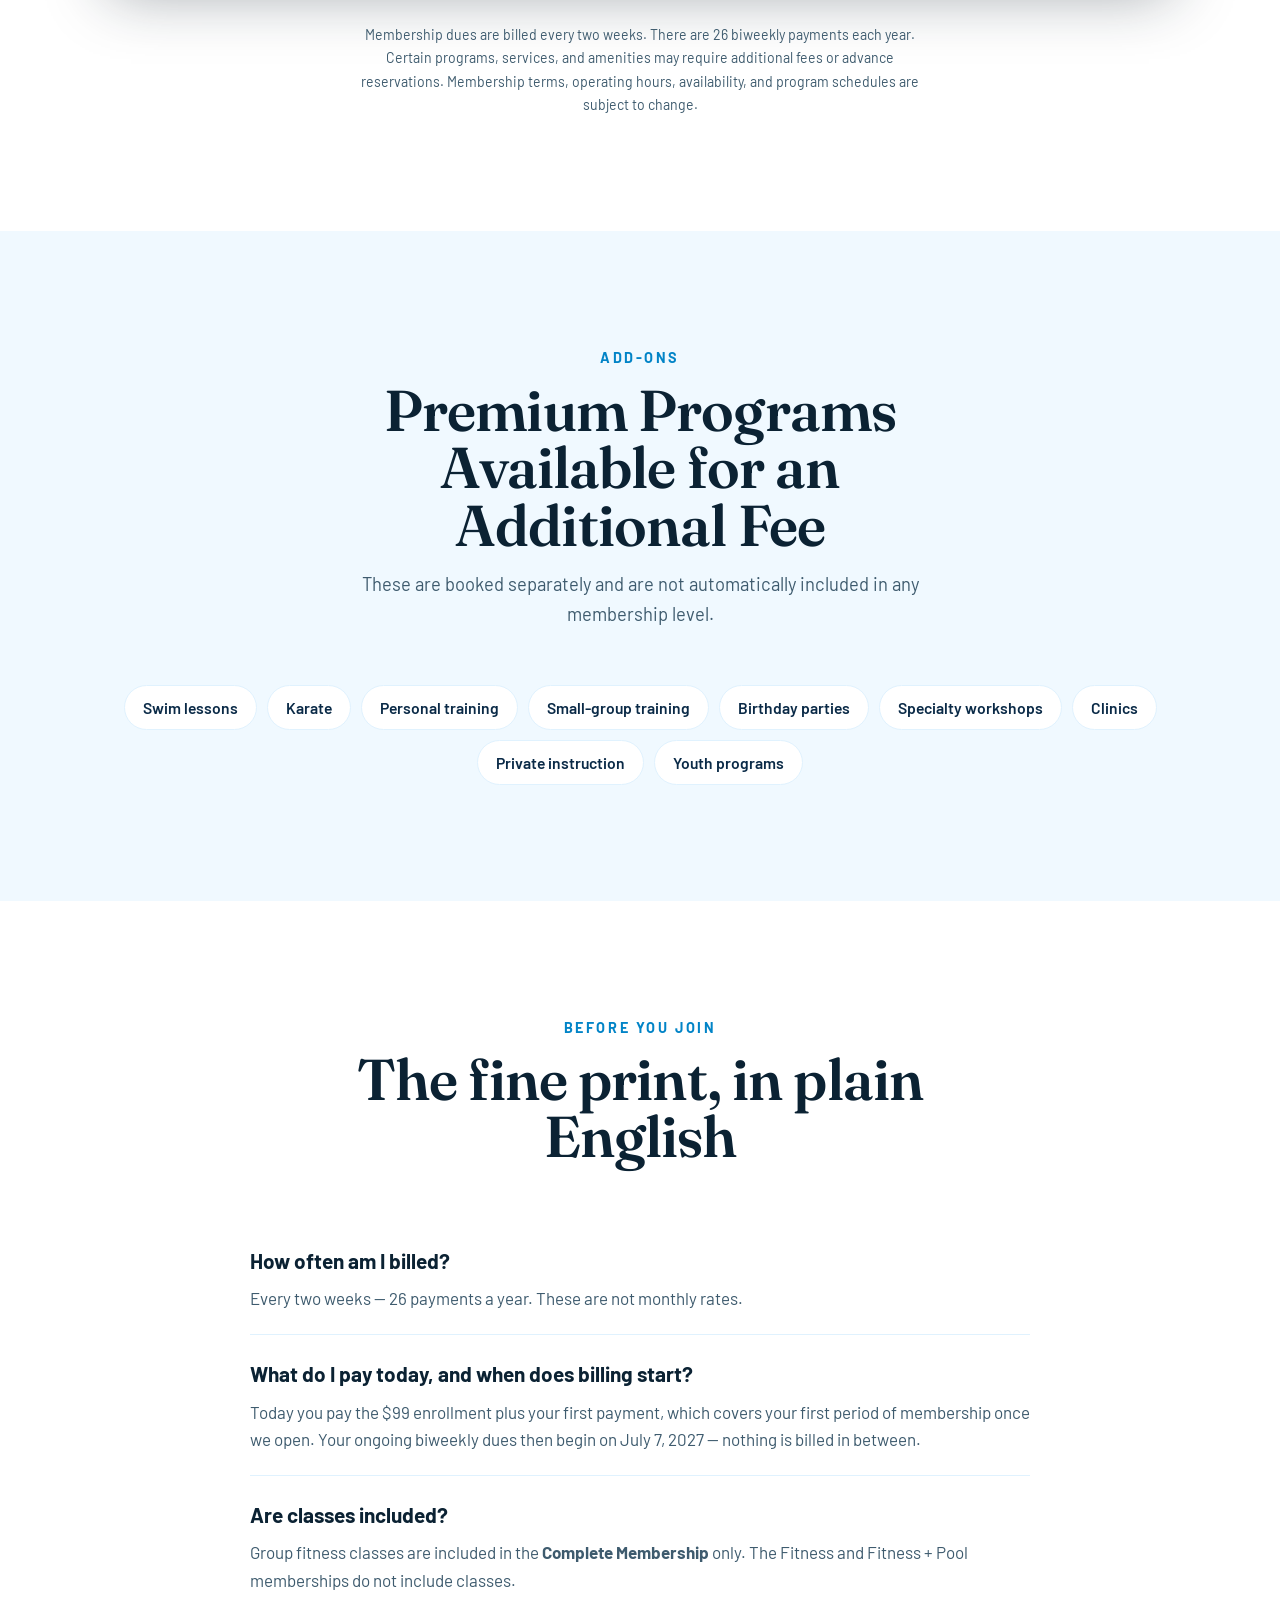
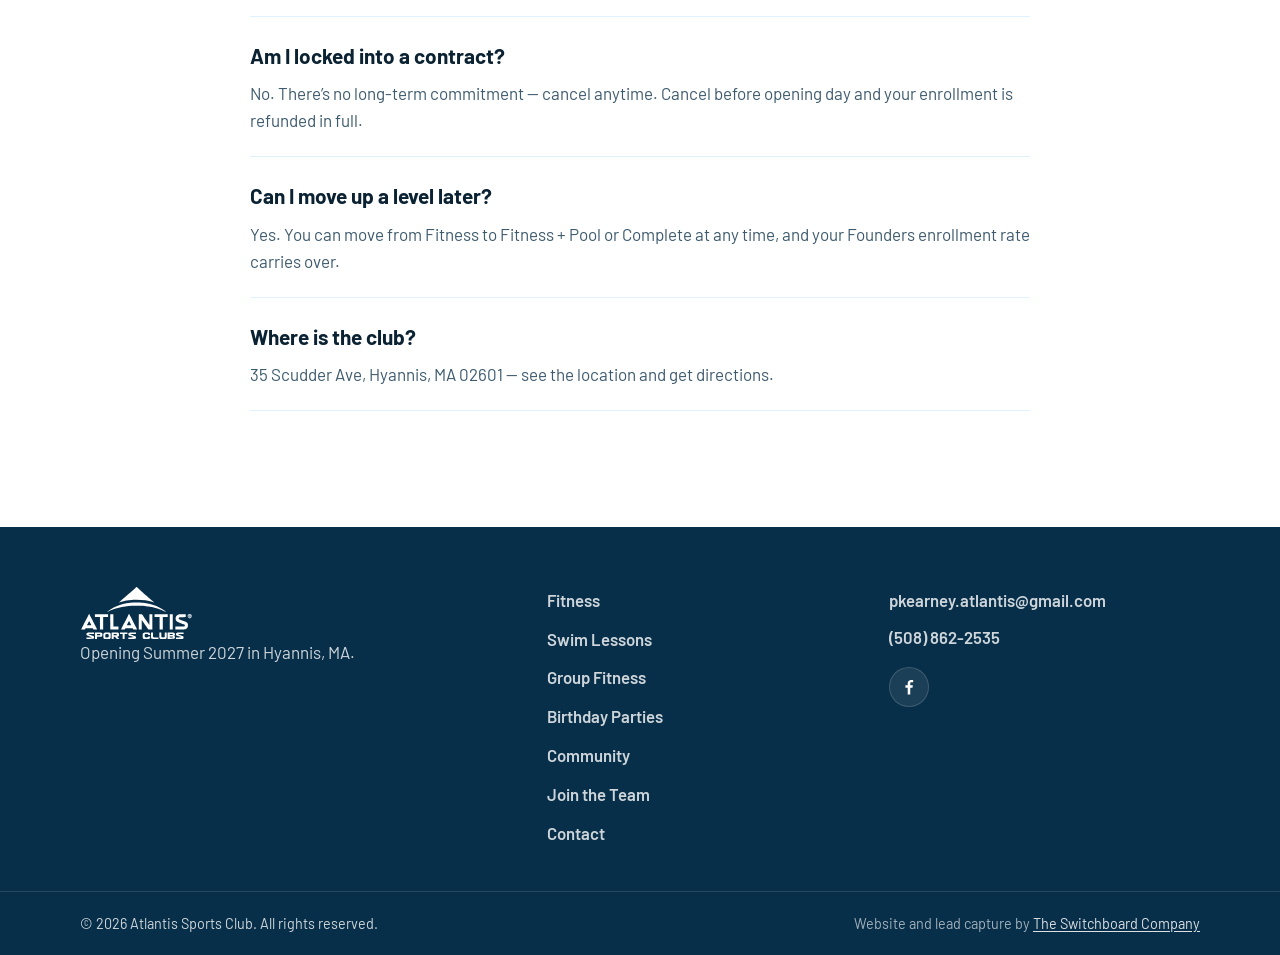
<file: presale.html>
<!DOCTYPE html>
<html lang="en">
<head>
  <meta charset="UTF-8" />
  <meta name="viewport" content="width=device-width, initial-scale=1" />
  <!-- Retired page, kept so old QR codes and printed links still land somewhere.
       The title says so plainly rather than shadowing memberships.html — the two
       were identical, which made them impossible to tell apart in a tab or a
       history list. It is noindexed and canonicals to memberships.html below. -->
  <title>Founding Member Presale (moved) — Atlantis Sports Club</title>
  <!-- The presale page has been replaced by the three-level Membership Options
       page. This file stays put and forwards, because printed material, ads and
       older links still point at /presale.html — those visitors must land on the
       new pricing rather than a 404. Any ?utm_… or ?src= tags come along too, so
       campaign and QR attribution survives the hop. -->
  <link rel="canonical" href="https://atlantissportsclubhyannis.com/memberships.html" />
  <meta name="robots" content="noindex, follow" />
  <script>
    (function () {
      var target = "memberships.html" + window.location.search + (window.location.hash || "");
      window.location.replace(target);
    })();
  </script>
  <noscript><meta http-equiv="refresh" content="0; url=memberships.html" /></noscript>
  <style>
    body { font-family: system-ui, -apple-system, sans-serif; display: grid; place-items: center;
           min-height: 100dvh; margin: 0; color: #0B2233; text-align: center; padding: 24px; }
    a { color: #0369A1; }
  </style>
</head>
<body>
  <main>
    <p>Taking you to our membership options&hellip;</p>
    <p><a href="memberships.html">Continue to Membership Options</a></p>
  </main>
</body>
</html>
</file>
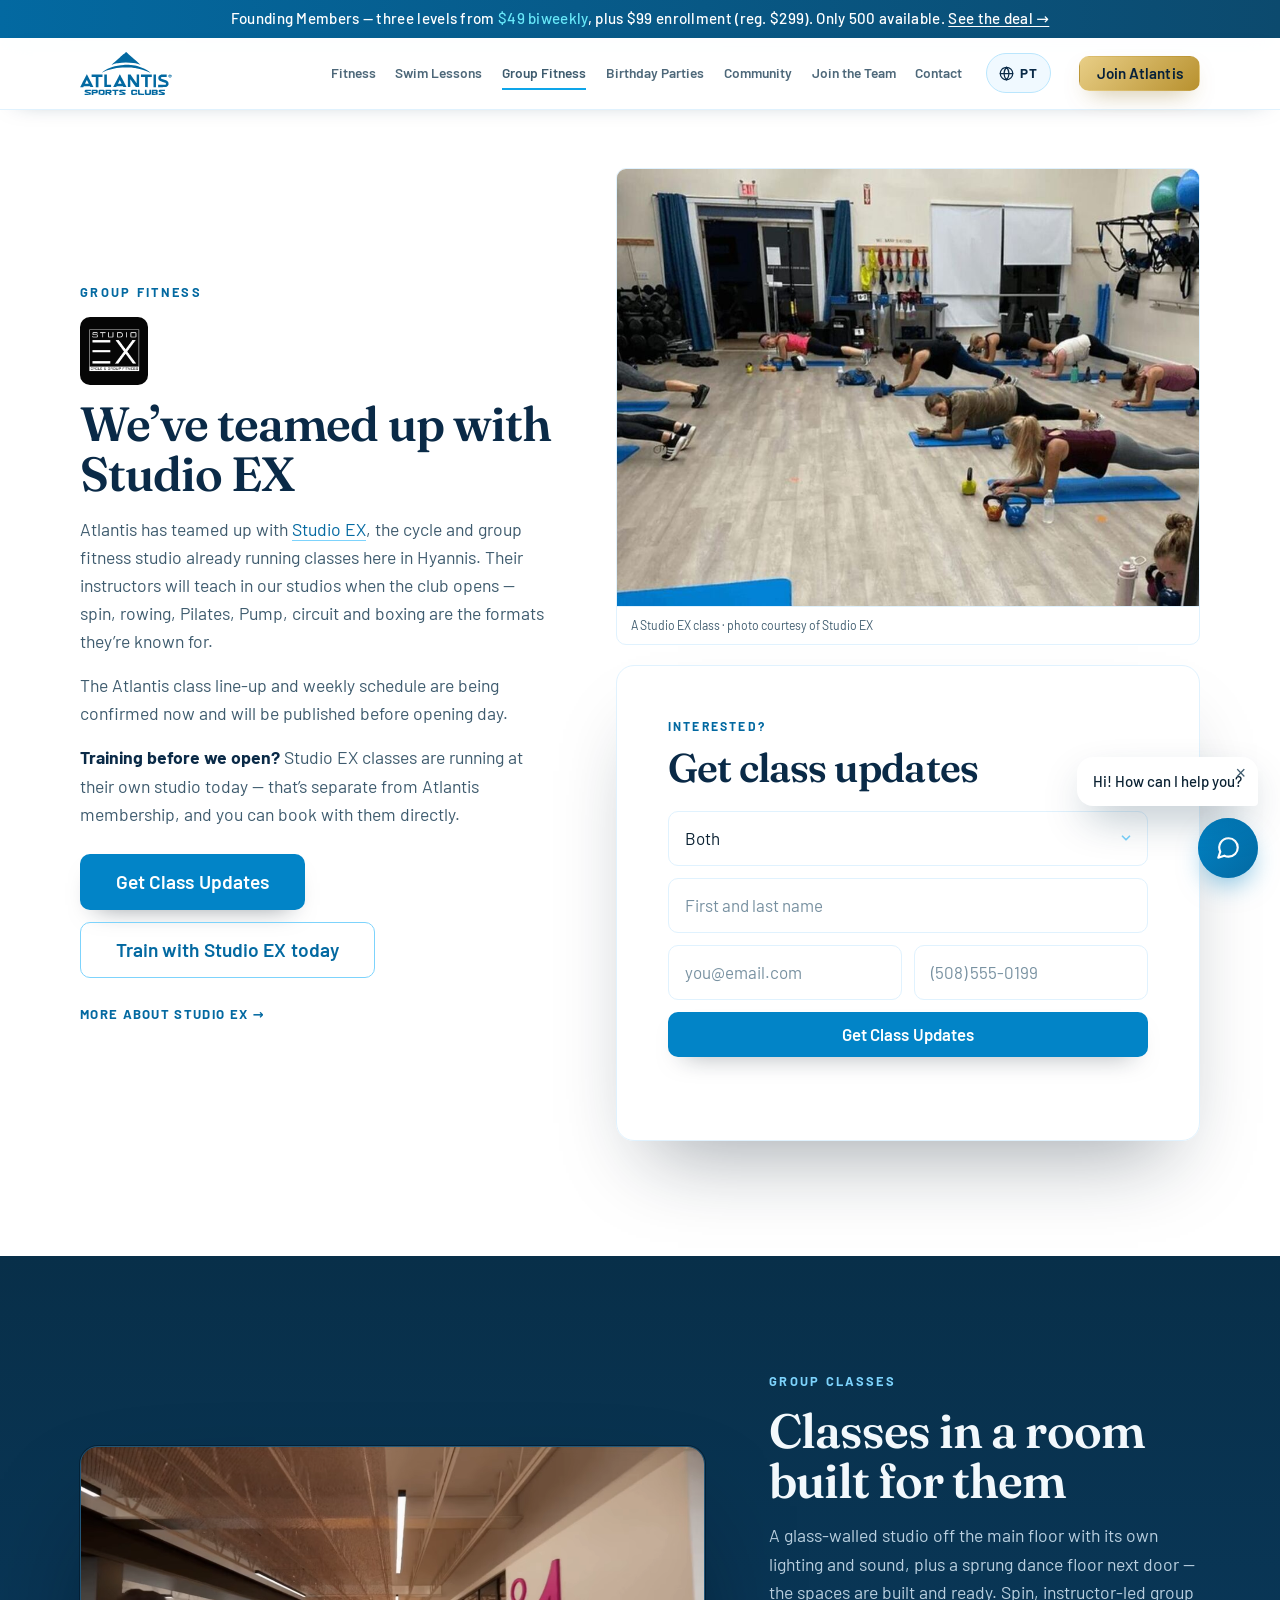
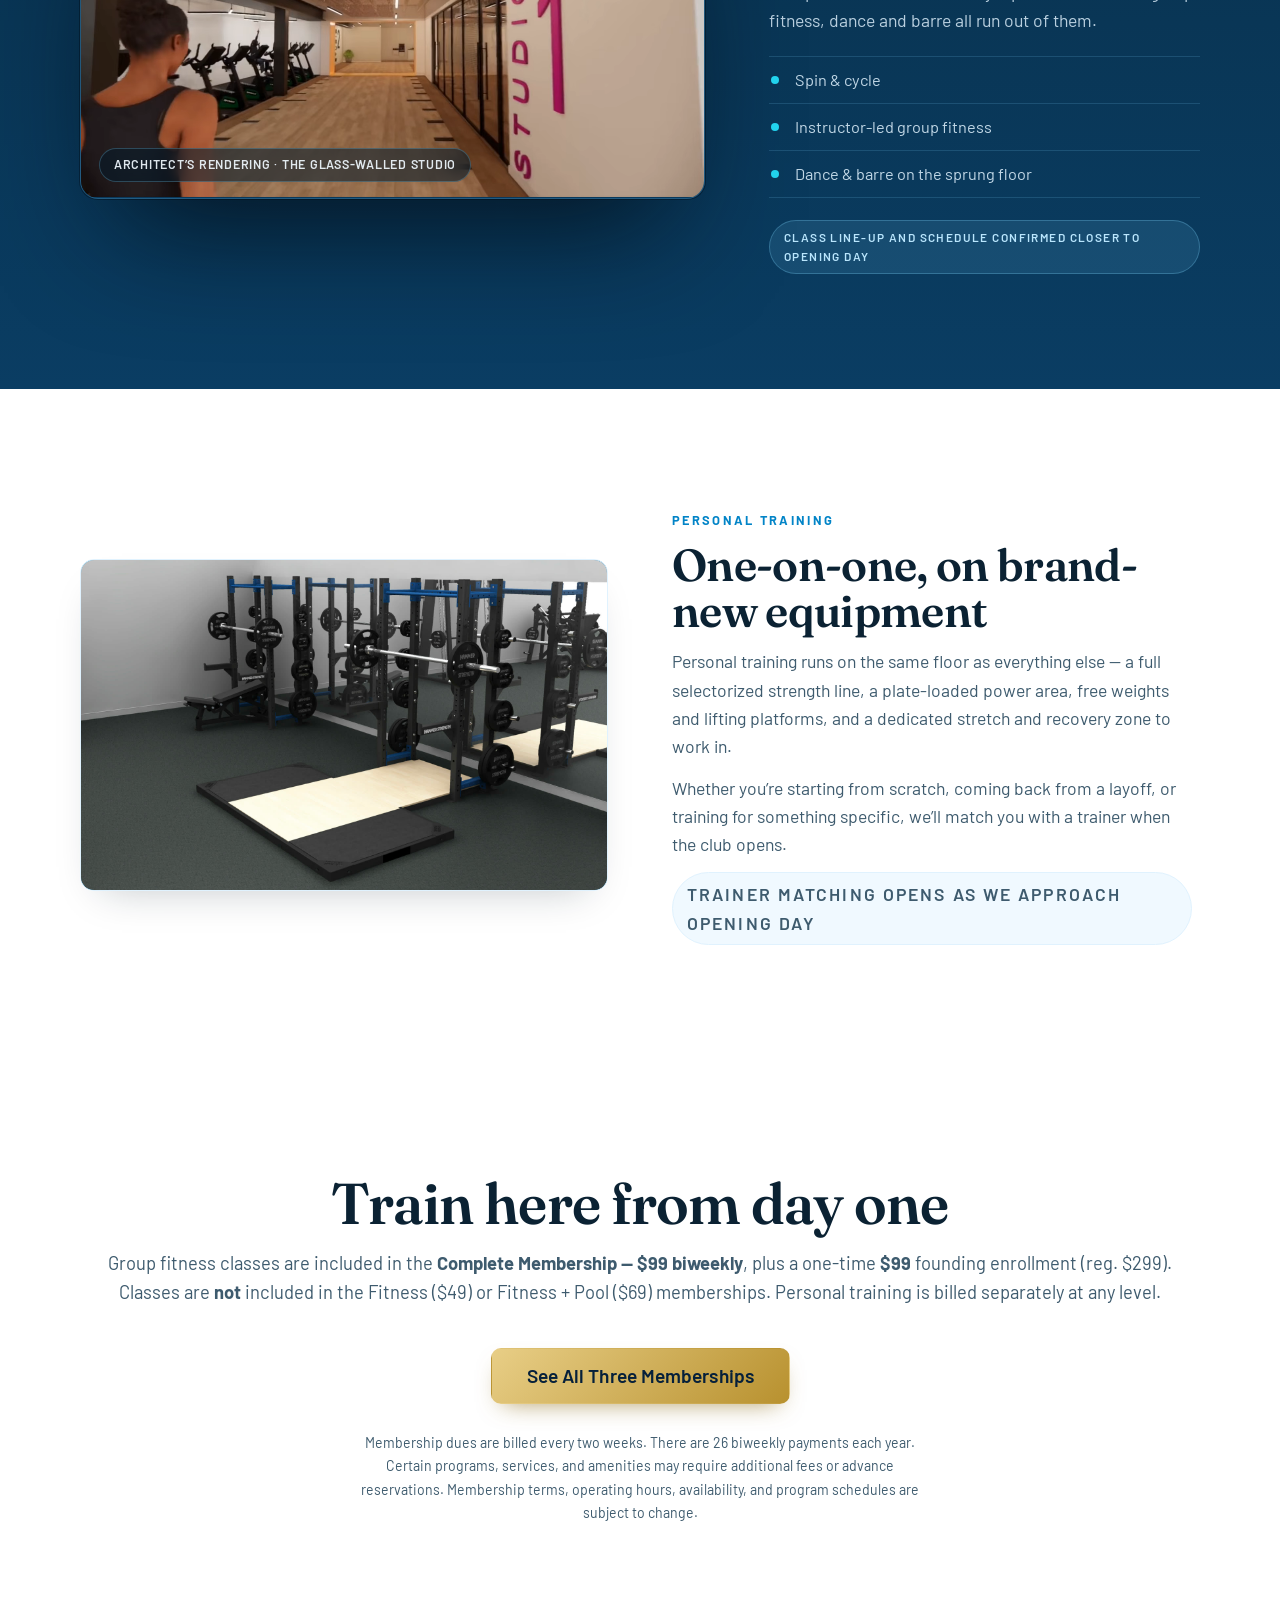
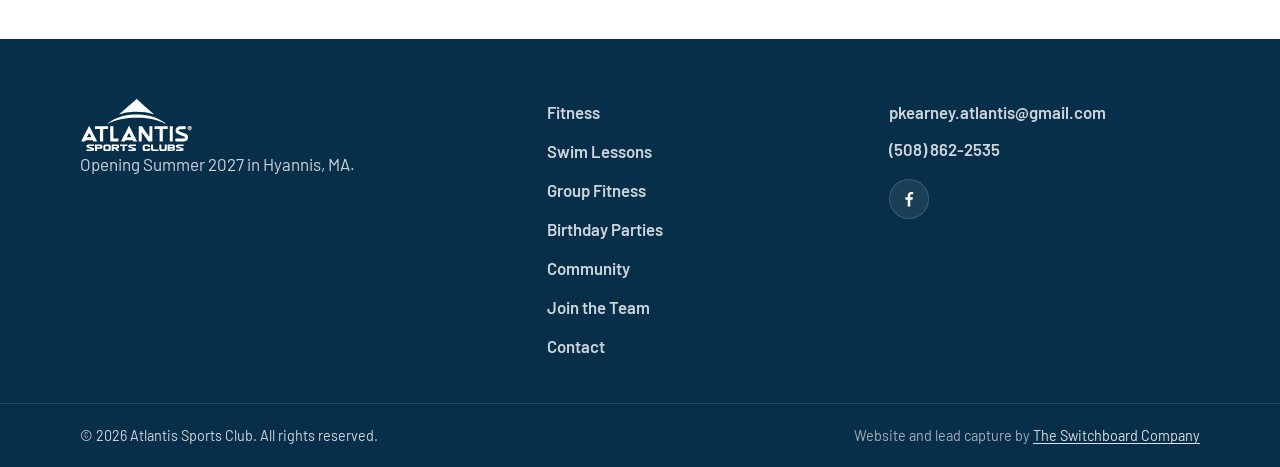
<file: training.html>
<!DOCTYPE html>
<html lang="en">
<head>
  <meta charset="UTF-8" />
  <meta name="viewport" content="width=device-width, initial-scale=1" />
  <title>Group Fitness — Atlantis Sports Club</title>
  <meta name="description" content="Group fitness at Atlantis Sports Club in Hyannis, MA, in partnership with Studio EX, plus personal training. Schedules are confirmed as we approach opening day — join the interest list and hear first." />
  <meta name="theme-color" content="#0EA5E9" />
  <meta property="og:title" content="Group Fitness — Atlantis Sports Club" />
  <meta property="og:description" content="Group fitness at Atlantis Sports Club in Hyannis, MA, in partnership with Studio EX, plus personal training. Schedules are confirmed as we approach opening day — join the interest list and hear first." />
  <meta property="og:type" content="website" />
  <meta property="og:image" content="https://atlantissportsclubhyannis.com/assets/images/pool.jpg" />
  <meta name="twitter:card" content="summary_large_image" />
  <meta property="og:url" content="https://atlantissportsclubhyannis.com/training.html" />
  <link rel="canonical" href="https://atlantissportsclubhyannis.com/training.html" />
  <link rel="icon" href="/favicon.ico" sizes="any" />
  <link rel="icon" type="image/svg+xml" href="/favicon.svg" />
  <link rel="apple-touch-icon" href="/apple-touch-icon.png" />
  <link rel="preconnect" href="https://fonts.googleapis.com" />
  <link rel="preconnect" href="https://fonts.gstatic.com" crossorigin />
  <link href="https://fonts.googleapis.com/css2?family=Barlow:wght@400;500;600;700;800&family=Fraunces:ital,opsz,wght@0,9..144,500;0,9..144,600;0,9..144,700;1,9..144,500&display=swap" rel="stylesheet" />
  <link rel="stylesheet" href="styles.css?v=50" />
</head>
<body data-page="training" data-nav-solid>

  <div id="siteHeader"></div>

  <!-- ============================ STUDIO EX ============================ -->
  <!-- Mirrors the Aquasafe section on the aquatics page: same shape, so the
       two partnerships read as one idea rather than two bolt-ons. The "already
       running" paragraph is the important one — Studio EX teaches in Hyannis
       today, and someone who wants a class this week should be sent there
       rather than onto a 2027 waiting list. -->
  <section class="cine cine--lead cine--light" id="studio-ex">
    <div class="container">
      <div class="cine__split">
        <div class="cine__body reveal">
          <p class="cine__eyebrow">Group Fitness</p>
          <img class="partner-logo partner-logo--dark" src="assets/images/partners/studioex-logo.png" alt="Studio EX — Cycle &amp; Group Fitness" width="480" height="480" loading="lazy" />
          <h2 class="cine__title">We&rsquo;ve teamed up with Studio EX</h2>
          <p class="cine__sub">Atlantis has teamed up with <a href="#" data-partner="studioEx.url">Studio EX</a>, the cycle and group fitness studio already running classes here in Hyannis. Their instructors will teach in our studios when the club opens — spin, rowing, Pilates, Pump, circuit and boxing are the formats they&rsquo;re known for.</p>
          <p class="cine__sub">The Atlantis class line-up and weekly schedule are being confirmed now and will be published before opening day.</p>
          <p class="cine__sub"><strong>Training before we open?</strong> Studio EX classes are running at their own studio today — that&rsquo;s separate from Atlantis membership, and you can book with them directly.</p>
          <div class="cine__cta">
            <a href="#class-updates" class="btn btn--primary btn--lg">Get Class Updates</a>
            <a href="#" data-partner="studioEx.liveUrl" class="btn btn--ghost btn--lg">Train with Studio EX today</a>
          </div>
          <p class="cine__note">
            <a href="#" data-partner="studioEx.url" class="cine__link">More about Studio EX &rarr;</a>
          </p>
        </div>

        <div class="partner-col reveal">
          <figure class="partner-shot">
            <img src="assets/images/partners/studioex-class.jpg?v=2" alt="A Studio EX group fitness class in session" loading="lazy" width="1000" height="750" />
            <figcaption>A Studio EX class &middot; photo courtesy of Studio EX</figcaption>
          </figure>
        <div class="signup signup--panel" id="class-updates">
          <div class="signup__copy">
            <p class="signup__eyebrow">Interested?</p>
            <h3 class="signup__title">Get class updates</h3>
          </div>
          <form class="signup__form" data-signup
                data-signup-interest="Group fitness classes (Studio EX) &amp; personal training"
                data-signup-source="Website — Training"
                data-signup-done="Thanks — we’ll be in touch before schedules go public.">
            <div class="signup__fields">
              <label class="sr-only" for="trChoice">What are you interested in?</label>
              <select id="trChoice" data-signup-choice class="signup__select">
                <option value="Group fitness classes">Group fitness classes</option>
                <option value="Personal training">Personal training</option>
                <option value="Group fitness classes &amp; personal training" selected>Both</option>
              </select>
              <label class="sr-only" for="trName">Name</label>
              <input id="trName" type="text" name="name" autocomplete="name" placeholder="First and last name" required />
              <label class="sr-only" for="trEmail">Email</label>
              <input id="trEmail" type="email" name="email" autocomplete="email" placeholder="you@email.com" required />
              <label class="sr-only" for="trPhone">Phone</label>
              <input id="trPhone" type="tel" name="phone" autocomplete="tel" placeholder="(508) 555-0199" required />
              <button type="submit" class="btn btn--primary">Get Class Updates</button>
            </div>
            <!-- Bots fill every field they can see; people never see this one. -->
            <input type="text" name="company" class="signup__hp" tabindex="-1" autocomplete="off" aria-hidden="true" />
            <p class="signup__msg" role="status" data-signup-msg></p>
          </form>
        </div>
        </div>
      </div>
    </div>
  </section>

  <!-- ============================ GROUP CLASSES ============================ -->
  <section class="cine">
    <div class="container">
      <div class="cine__split">
        <figure class="cine__frame reveal">
          <video muted loop playsinline preload="none" data-scrollplay poster="assets/images/studio-tour-poster.jpg">
            <source src="assets/video/studio-tour.webm" type="video/webm" />
            <source src="assets/video/studio-tour.mp4" type="video/mp4" />
          </video>
          <figcaption class="cine__badge">Architect&rsquo;s rendering &middot; the glass-walled studio</figcaption>
        </figure>
        <div class="cine__body reveal">
          <p class="cine__eyebrow">Group Classes</p>
          <h2 class="cine__title">Classes in a room built for them</h2>
          <p class="cine__sub">A glass-walled studio off the main floor with its own lighting and sound, plus a sprung dance floor next door — the spaces are built and ready. Spin, instructor-led group fitness, dance and barre all run out of them.</p>
          <ul class="cine__list">
            <li>Spin &amp; cycle</li>
            <li>Instructor-led group fitness</li>
            <li>Dance &amp; barre on the sprung floor</li>
          </ul>
          <p class="cine__note"><span class="cine__soon">Class line-up and schedule confirmed closer to opening day</span></p>
        </div>
      </div>
    </div>
  </section>

  <!-- ============================ PERSONAL TRAINING ============================ -->
  <section class="section">
    <div class="container">
      <div class="feature-row">
        <div class="feature-row__media feature-row__media--img">
          <img src="assets/images/gym/gym-4.jpg" alt="Hammer Strength power racks and Olympic lifting platforms on the fitness floor" loading="lazy" />
        </div>
        <div class="feature-row__body">
          <span class="feature-row__tag">Personal Training</span>
          <h2>One-on-one, on brand-new equipment</h2>
          <p>Personal training runs on the same floor as everything else — a full selectorized strength line, a plate-loaded power area, free weights and lifting platforms, and a dedicated stretch and recovery zone to work in.</p>
          <p>Whether you&rsquo;re starting from scratch, coming back from a layoff, or training for something specific, we&rsquo;ll match you with a trainer when the club opens.</p>
          <p class="feature-row__soon">Trainer matching opens as we approach opening day</p>
        </div>
      </div>
    </div>
  </section>

  <!-- ============================ CTA ============================ -->
  <section class="section center">
    <div class="container">
      <h2 class="section__title">Train here from day one</h2>
      <p class="section__sub" style="margin-left:auto;margin-right:auto">Group fitness classes are included in the <strong>Complete Membership — <span data-price="complete">$99</span> biweekly</strong>, plus a one-time <strong><span data-price="enrollment">$99</span></strong> founding enrollment (reg.&nbsp;<span data-price="regularEnrollment">$299</span>). Classes are <strong>not</strong> included in the Fitness (<span data-price="fitness">$49</span>) or Fitness&nbsp;+&nbsp;Pool (<span data-price="fitnessPool">$69</span>) memberships. Personal training is billed separately at any level.</p>
      <div class="mt-cta"><a href="memberships.html" class="btn btn--gold btn--lg">See All Three Memberships</a></div>
      <p class="disclaimer" data-disclaimer></p>
    </div>
  </section>

  <footer class="footer" id="siteFooter"></footer>

  <script src="config.js?v=27"></script>
  <script src="assets/pt.js?v=13"></script>
  <script src="assets/i18n.js?v=1"></script>
  <script src="script.js?v=39"></script>
  <script src="assets/chat.js?v=8"></script>
</body>
</html>
</file>
<file: styles.css>
/* =============================================================================
   ATLANTIS SPORTS CLUB — Stylesheet
   Palette: light-blue / aquatic.  Type: Barlow Condensed + Barlow.
   ============================================================================ */

:root {
  /* ---- Brand color scale (original light-blue / aquatic — matches the favicon) ---- */
  --sky-50:  #F0F9FF;
  --sky-100: #E0F2FE;
  --sky-200: #BAE6FD;
  --sky-300: #7DD3FC;
  --sky-400: #38BDF8;
  --sky-500: #0EA5E9;
  --sky-600: #0284C7;
  --sky-700: #0369A1;
  --sky-800: #075985;
  --sky-900: #0C4A6E;
  --ocean:   #082F49;
  --cyan-300:#67E8F9;
  --cyan-400:#22D3EE;

  /* ---- Atlantis navy + gold (membership boards, Founders highlights) ----
     Gold is deliberately rationed: the "Join Atlantis" button, the Founders
     ribbon, and the recommended membership board. Everywhere else stays navy
     and ocean blue on white. */
  --navy-900:#06203A;
  --navy-800:#0A2A47;
  --navy-700:#123C63;
  --gold-200:#F3E4B8;
  --gold-300:#E8CE86;
  --gold-400:#D9B95C;
  --gold-500:#B8912F;
  --gold-600:#8F6F1E;

  /* ---- Semantic tokens ---- */
  --color-primary:      var(--sky-600);
  --color-primary-strong: var(--sky-700);
  --color-accent:       var(--cyan-400);
  --color-bg:           #FFFFFF;
  --color-bg-alt:       var(--sky-50);
  --color-fg:           #0B2233;
  --color-fg-soft:      #3E5B6E;
  --color-border:       var(--sky-100);
  --color-card:         #FFFFFF;
  --color-on-primary:   #FFFFFF;

  /* ---- Effects (tighter radii, softer neutral shadows) ---- */
  --radius-sm: 6px;
  --radius:    10px;
  --radius-lg: 14px;
  --radius-xl: 18px;
  --shadow-sm: 0 1px 2px rgba(16,31,44,.05), 0 1px 3px rgba(16,31,44,.05);
  --shadow:    0 18px 40px -22px rgba(16,31,44,.28);
  --shadow-lg: 0 44px 80px -34px rgba(16,31,44,.40);
  --shadow-glow: 0 1px 3px rgba(16,31,44,.10), 0 26px 60px -30px rgba(16,31,44,.42);

  --container: 1200px;
  --ease: cubic-bezier(.22,.61,.36,1);

  --font-display: "Fraunces", Georgia, "Times New Roman", serif;
  --font-head: "Barlow", system-ui, -apple-system, sans-serif;
  --font-body: "Barlow", system-ui, -apple-system, sans-serif;
}

/* ---------------------------------------------------------------- reset --- */
*, *::before, *::after { box-sizing: border-box; }
* { margin: 0; }
html { scroll-behavior: smooth; -webkit-text-size-adjust: 100%; }
@media (prefers-reduced-motion: reduce) {
  html { scroll-behavior: auto; }
  *, *::before, *::after { animation-duration: .01ms !important; animation-iteration-count: 1 !important; transition-duration: .01ms !important; }
}
body {
  font-family: var(--font-body);
  color: var(--color-fg);
  background: var(--color-bg);
  line-height: 1.6;
  font-size: 17px;
  -webkit-font-smoothing: antialiased;
  overflow-x: hidden;
}
img, video, iframe, svg { display: block; max-width: 100%; }
/* Any explicit display (flex, inline-flex, grid) outranks the UA rule for the
   hidden attribute, which silently leaves "hidden" elements on screen. */
[hidden] { display: none !important; }
a { color: inherit; text-decoration: none; }
ul { list-style: none; padding: 0; }
.sr-only {
  position: absolute; width: 1px; height: 1px; padding: 0; margin: -1px;
  overflow: hidden; clip: rect(0 0 0 0); white-space: nowrap; border: 0;
}

.container { width: 100%; max-width: var(--container); margin-inline: auto; padding-inline: clamp(20px, 5vw, 40px); }

/* --------------------------------------------------------------- buttons --- */
.btn {
  --btn-bg: var(--color-primary);
  display: inline-flex; align-items: center; justify-content: center; gap: .5em;
  font-family: var(--font-head);
  font-weight: 600;
  font-size: 1.05rem;
  letter-spacing: .01em;
  padding: .72em 1.5em;
  border-radius: 999px;
  border: 1.5px solid transparent;
  cursor: pointer;
  background: var(--btn-bg);
  color: var(--color-on-primary);
  transition: transform .2s var(--ease), box-shadow .25s var(--ease), background .25s var(--ease), color .25s var(--ease);
  will-change: transform;
  line-height: 1.1;
  text-align: center;
}
.btn:focus-visible { outline: 3px solid var(--sky-400); outline-offset: 2px; }
/* Keeps a multi-part label (text + a <span> price) as ONE flex item, so it wraps
   as a sentence instead of breaking into separately-centred chunks. */
.btn__label { display: inline; }
.btn--sm { font-size: .95rem; padding: .55em 1.1em; }
.btn--lg { font-size: 1.2rem; padding: .85em 1.8em; }
.btn--block { width: 100%; }

.btn--primary {
  background: linear-gradient(135deg, var(--sky-500), var(--sky-700));
  box-shadow: 0 10px 24px -10px rgba(2,132,199,.7);
}
.btn--primary:hover { transform: translateY(-2px); box-shadow: 0 16px 30px -10px rgba(2,132,199,.8); }
.btn--primary:active { transform: translateY(0); }

.btn--ghost {
  background: rgba(255,255,255,.1);
  color: #fff;
  border-color: rgba(255,255,255,.55);
  backdrop-filter: blur(6px);
}
.btn--ghost:hover { background: rgba(255,255,255,.22); transform: translateY(-2px); }

.btn--outline {
  background: transparent;
  color: var(--color-primary-strong);
  border-color: var(--sky-300);
}
.btn--outline:hover { background: var(--sky-50); border-color: var(--sky-500); transform: translateY(-2px); }

/* Gold is the "join" colour and nothing else, so the one action that matters
   never has to compete with another button of the same weight. Navy text on
   gold rather than white: white on this gold is only ~2:1. */
.btn--gold {
  background: linear-gradient(135deg, var(--gold-300), var(--gold-500));
  color: var(--navy-900);
  box-shadow: 0 10px 24px -12px rgba(143,111,30,.75);
}
.btn--gold:hover { transform: translateY(-2px); box-shadow: 0 16px 30px -12px rgba(143,111,30,.85); }
.btn--gold:active { transform: translateY(0); }
.btn--gold:focus-visible { outline: 3px solid var(--navy-800); outline-offset: 2px; }

.btn--navy { background: linear-gradient(135deg, var(--navy-700), var(--navy-900)); color: #fff; }
.btn--navy:hover { transform: translateY(-2px); }

/* ------------------------------------------------------------ site header --- */
#siteHeader, .site-header { position: fixed; inset: 0 0 auto 0; z-index: 100; }

/* Anchor jumps (#offer, #signup, …) must clear the fixed header instead of
   parking the section's first line behind it. */
:target, [id] { scroll-margin-top: calc(var(--header-h, 104px) + 16px); }

/* announcement / urgency bar */
.announce {
  background: linear-gradient(90deg, var(--sky-700), var(--sky-900));
  color: #fff; text-align: center;
  font-family: var(--font-head); font-weight: 600; letter-spacing: .01em;
  font-size: clamp(.8rem, 2.4vw, .95rem);
  padding: 9px 16px; line-height: 1.3;
}
.announce__short { display: none; }
.announce em { font-style: normal; color: var(--cyan-300); }
.announce a { color: #fff; text-decoration: underline; text-underline-offset: 2px; white-space: nowrap; }
.announce a:hover { color: var(--cyan-300); }

/* ------------------------------------------------------------------ nav --- */
.nav {
  position: relative; z-index: 1;
  transition: background .3s var(--ease), box-shadow .3s var(--ease), border-color .3s var(--ease);
  border-bottom: 1px solid transparent;
}
.nav__inner {
  max-width: var(--container); margin-inline: auto;
  padding: 14px clamp(20px, 5vw, 40px);
  display: flex; align-items: center; gap: 24px;
}
.nav.is-scrolled,
.nav.is-menu-open {
  background: rgba(255,255,255,.82);
  backdrop-filter: blur(14px) saturate(1.4);
  border-color: var(--color-border);
  box-shadow: 0 6px 24px -18px rgba(8,47,73,.5);
}
.nav.is-menu-open { background: rgba(255,255,255,.96); }
.brand { display: inline-flex; align-items: center; gap: 10px; color: #fff; transition: color .3s var(--ease); }
.nav.is-scrolled .brand,
.nav.is-menu-open .brand { color: var(--color-fg); }
.brand__mark { color: var(--sky-400); display: inline-flex; }
.nav.is-scrolled .brand__mark,
.nav.is-menu-open .brand__mark { color: var(--sky-600); }
.brand__text { font-family: var(--font-head); font-weight: 800; font-size: 1.5rem; line-height: .9; letter-spacing: .02em; display: flex; flex-direction: column; }
.brand__sub { font-size: .62rem; font-weight: 600; letter-spacing: .32em; text-transform: uppercase; opacity: .75; }

/* Nine primary links plus a CTA is a lot of bar. The gap and size shrink with
   the viewport so the row stays on one line right down to the point where the
   hamburger takes over, instead of wrapping into the hero. */
.nav__links { display: flex; gap: clamp(12px, 1.55vw, 26px); margin-left: auto; align-items: center; }
.nav__links a {
  font-family: var(--font-head); font-weight: 600;
  font-size: clamp(.86rem, 1.02vw, 1rem);
  color: #fff; opacity: .92; position: relative; padding: 4px 0;
  white-space: nowrap;
  transition: color .25s var(--ease), opacity .25s var(--ease);
}
.nav.is-scrolled .nav__links a { color: var(--color-fg-soft); }
.nav__links a::after {
  content: ""; position: absolute; left: 0; bottom: -2px; height: 2px; width: 0;
  background: var(--sky-500); transition: width .25s var(--ease);
}
.nav__links a:hover { opacity: 1; }
.nav__links a:hover::after { width: 100%; }
.nav__links a.is-active { opacity: 1; }
.nav__links a.is-active::after { width: 100%; }
.nav__cta { margin-left: 4px; }
.nav__links + .nav__cta { margin-left: 0; }

.nav__toggle { display: none; background: none; border: 0; cursor: pointer; width: 44px; height: 44px; flex-direction: column; justify-content: center; gap: 5px; padding: 10px; }
.nav__toggle span { height: 2px; width: 100%; background: #fff; border-radius: 2px; transition: transform .3s var(--ease), opacity .3s var(--ease), background .3s var(--ease); }
.nav.is-scrolled .nav__toggle span,
.nav.is-menu-open .nav__toggle span { background: var(--color-fg); }
.nav__toggle[aria-expanded="true"] span:nth-child(1) { transform: translateY(7px) rotate(45deg); }
.nav__toggle[aria-expanded="true"] span:nth-child(2) { opacity: 0; }
.nav__toggle[aria-expanded="true"] span:nth-child(3) { transform: translateY(-7px) rotate(-45deg); }

.nav__mobile {
  display: none; flex-direction: column; gap: 6px;
  padding: 12px clamp(20px, 5vw, 40px) 22px;
  background: rgba(255,255,255,.96); backdrop-filter: blur(14px);
  border-bottom: 1px solid var(--color-border);
}
.nav__mobile.is-open { display: flex; }
.nav__mobile a { font-family: var(--font-head); font-weight: 600; font-size: 1.2rem; color: var(--color-fg); padding: 12px 4px; border-bottom: 1px solid var(--color-border); }
.nav__mobile a.btn { color: #fff; border: 0; margin-top: 10px; justify-content: center; }

/* ----------------------------------------------------------------- hero --- */
.hero { position: relative; min-height: 100svh; display: flex; align-items: center; overflow: hidden; color: #fff; }
.hero__media { position: absolute; inset: 0; z-index: 0; }
.hero__video { width: 100%; height: 100%; object-fit: cover; }
/* Fallback gradient shows behind the video (and if the video fails to load) */
.hero__media { background: radial-gradient(120% 120% at 30% 0%, var(--sky-700) 0%, var(--ocean) 55%, #041B2B 100%); }
.hero__scrim {
  position: absolute; inset: 0;
  background:
    linear-gradient(180deg, rgba(4,27,43,.55) 0%, rgba(4,27,43,.15) 30%, rgba(4,27,43,.35) 65%, rgba(4,27,43,.85) 100%),
    linear-gradient(90deg, rgba(4,27,43,.7) 0%, rgba(4,27,43,.1) 55%, rgba(4,27,43,0) 100%);
}
.hero__glow {
  position: absolute; width: 60vmax; height: 60vmax; left: 0; top: 0;
  background: radial-gradient(circle, rgba(103,232,249,.28) 0%, rgba(103,232,249,0) 60%);
  transform: translate(-50%, -50%); pointer-events: none;
  transition: opacity .4s var(--ease); mix-blend-mode: screen;
}

/* Top padding tracks the measured fixed-header height (--header-h, set in
   script.js) so the eyebrow can never slide under the announcement bar. */
.hero__content {
  position: relative; z-index: 2; max-width: var(--container); width: 100%; margin-inline: auto;
  padding: calc(var(--header-h, 104px) + 20px) clamp(20px, 5vw, 40px) 92px;
}
.hero__eyebrow {
  display: inline-flex; align-items: center; gap: 10px;
  font-family: var(--font-head); font-weight: 600; letter-spacing: .12em; text-transform: uppercase;
  font-size: .95rem;
  background: rgba(255,255,255,.1); border: 1px solid rgba(255,255,255,.28);
  padding: 8px 16px; border-radius: 999px; backdrop-filter: blur(6px);
}
.hero__title {
  font-family: var(--font-head); font-weight: 800;
  font-size: clamp(3rem, 8.4vw, 6.2rem); line-height: .98; letter-spacing: -.01em;
  margin: 16px 0 0; text-shadow: 0 6px 40px rgba(4,27,43,.4);
}
.hero__title .line { display: block; }
.hero__title-accent {
  background: linear-gradient(100deg, var(--cyan-300), var(--sky-300) 60%, #fff);
  -webkit-background-clip: text; background-clip: text; color: transparent;
  /* Extra box room so background-clip:text doesn't crop descenders (g, y). */
  padding-bottom: .12em; margin-bottom: -.12em;
}
.hero__lede { max-width: 40ch; font-size: clamp(1.05rem, 2.2vw, 1.3rem); color: rgba(255,255,255,.9); margin-top: 16px; }

/* ---- centred hero: the logo carries the headline ---- */
.hero--center { text-align: center; }
.hero--center .hero__content { display: flex; flex-direction: column; align-items: center; }
.hero__logo { margin: 0; }
.hero__logo-mark {
  display: block;
  width: clamp(200px, 34vw, 420px);
  aspect-ratio: 1828 / 858;              /* matches assets/logo.svg */
  background-color: #fff;
  -webkit-mask: url('assets/logo.svg') no-repeat center / contain;
          mask: url('assets/logo.svg') no-repeat center / contain;
  filter: drop-shadow(0 8px 34px rgba(4,27,43,.55));
}
.hero__tagline {
  margin-top: 26px; max-width: 30ch;
  font-family: var(--font-head); font-weight: 600;
  font-size: clamp(1.15rem, 2.6vw, 1.6rem); line-height: 1.35;
  color: rgba(255,255,255,.94);
  text-shadow: 0 2px 20px rgba(4,27,43,.5);
}
.hero--center .hero__cta { justify-content: center; margin-top: 32px; }
.hero--center .opening { margin-top: 30px; }
.hero__trust {
  margin-top: 22px;
  font-family: var(--font-head); font-weight: 600;
  letter-spacing: .16em; text-transform: uppercase;
  font-size: .78rem; color: rgba(255,255,255,.72);
}

.hero__cta { display: flex; flex-wrap: wrap; gap: 14px; margin-top: 26px; }

.hero__sound {
  position: absolute; right: clamp(20px, 5vw, 40px); bottom: 32px; z-index: 3;
  width: 46px; height: 46px; border-radius: 50%;
  background: rgba(255,255,255,.12); border: 1px solid rgba(255,255,255,.3);
  color: #fff; cursor: pointer; display: grid; place-items: center; backdrop-filter: blur(8px);
  transition: background .25s var(--ease), transform .2s var(--ease);
}
.hero__sound:hover { background: rgba(255,255,255,.24); transform: scale(1.06); }
.hero__sound .icon-sound { display: none; }
.hero__sound[aria-pressed="true"] .icon-sound { display: block; }
.hero__sound[aria-pressed="true"] .icon-muted { display: none; }

.hero__scroll { position: absolute; left: 50%; bottom: 24px; transform: translateX(-50%); z-index: 3; }
.hero__scroll-mouse { display: block; width: 26px; height: 42px; border: 2px solid rgba(255,255,255,.6); border-radius: 14px; position: relative; }
.hero__scroll-mouse span { position: absolute; left: 50%; top: 8px; width: 4px; height: 8px; background: #fff; border-radius: 2px; transform: translateX(-50%); animation: scrollWheel 1.8s var(--ease) infinite; }
@keyframes scrollWheel { 0% { opacity: 0; transform: translate(-50%, 0); } 30% { opacity: 1; } 60% { opacity: 1; transform: translate(-50%, 12px); } 100% { opacity: 0; transform: translate(-50%, 14px); } }

/* opening */
/* Replaced the opening-day countdown. A clock counting to an exact second is a
   promise about a date; the opening is a season, so the hero states the season
   and keeps the same glass plate so the composition doesn't lose its anchor. */
.opening { display: inline-flex; flex-direction: column; align-items: center; gap: 6px; margin-top: 24px; padding: 16px 32px; background: rgba(4,27,43,.35); border: 1px solid rgba(255,255,255,.22); border-radius: var(--radius); backdrop-filter: blur(10px); }
.opening__lab { font-size: .7rem; letter-spacing: .18em; text-transform: uppercase; opacity: .75; }
.opening__when { font-family: var(--font-head); font-weight: 700; font-size: clamp(1.9rem, 4.6vw, 2.6rem); line-height: 1; }

/* pulse dot */
.pulse-dot { width: 9px; height: 9px; border-radius: 50%; background: var(--cyan-300); position: relative; flex: none; }
.pulse-dot::after { content: ""; position: absolute; inset: 0; border-radius: 50%; background: var(--cyan-300); animation: pulse 2s ease-out infinite; }
.pulse-dot--dark, .pulse-dot--dark::after { background: var(--sky-500); }
@keyframes pulse { 0% { transform: scale(1); opacity: .7; } 100% { transform: scale(3.2); opacity: 0; } }

/* -------------------------------------------------------- section shared --- */
.section__head { max-width: 640px; margin: 0 auto 56px; text-align: center; }
.section__eyebrow { font-family: var(--font-head); font-weight: 700; letter-spacing: .2em; text-transform: uppercase; font-size: .9rem; color: var(--color-primary); margin-bottom: 12px; }
.section__title { font-family: var(--font-head); font-weight: 800; font-size: clamp(2.2rem, 5.5vw, 3.6rem); line-height: 1; letter-spacing: -.01em; color: var(--color-fg); }
.section__sub { color: var(--color-fg-soft); font-size: 1.15rem; margin-top: 16px; }

/* --------------------------------------------------------------- presale --- */
.presale { padding: clamp(72px, 10vw, 130px) 0; background: linear-gradient(180deg, #fff 0%, var(--sky-50) 100%); }
.presale__card {
  display: grid; grid-template-columns: 1.15fr .85fr; gap: clamp(28px, 5vw, 64px);
  align-items: center;
  background:
    radial-gradient(120% 140% at 100% 0%, rgba(34,211,238,.12) 0%, rgba(34,211,238,0) 45%),
    linear-gradient(160deg, var(--ocean), var(--sky-900) 70%);
  color: #fff; border-radius: var(--radius-xl); padding: clamp(30px, 5vw, 64px);
  box-shadow: var(--shadow-lg); position: relative; overflow: hidden;
}
.presale__card::before { content: ""; position: absolute; inset: 0; background: radial-gradient(60% 80% at 15% 110%, rgba(56,189,248,.25), transparent 60%); pointer-events: none; }
.presale__left { position: relative; z-index: 1; }
.presale__left .section__eyebrow { color: var(--cyan-300); }
.presale__headline { font-family: var(--font-head); font-weight: 800; font-size: clamp(1.9rem, 4vw, 3rem); line-height: 1.02; margin-bottom: 18px; }
.presale__text { color: rgba(255,255,255,.86); max-width: 46ch; }
.presale__text strong { color: #fff; }
.presale__perks { margin: 26px 0; display: grid; gap: 12px; }
.presale__perks li { display: flex; align-items: flex-start; gap: 12px; color: rgba(255,255,255,.92); }
.presale__perks li::before {
  content: ""; flex: none; width: 22px; height: 22px; margin-top: 2px; border-radius: 50%;
  background: var(--cyan-400) url("data:image/svg+xml,%3Csvg xmlns='http://www.w3.org/2000/svg' viewBox='0 0 24 24' fill='none' stroke='%23082F49' stroke-width='3.5' stroke-linecap='round' stroke-linejoin='round'%3E%3Cpolyline points='20 6 9 17 4 12'/%3E%3C/svg%3E") center/13px no-repeat;
}
.presale__actions { display: flex; align-items: center; flex-wrap: wrap; gap: 18px; margin-top: 30px; }
.presale__spots { display: inline-flex; align-items: center; gap: 8px; font-size: .95rem; color: rgba(255,255,255,.8); }

.price-card { position: relative; z-index: 1; background: #fff; color: var(--color-fg); border-radius: var(--radius-lg); padding: 34px 30px 30px; box-shadow: var(--shadow-glow); text-align: center; }
.price-card__ribbon { position: absolute; top: 18px; right: 18px; font-family: var(--font-head); font-weight: 700; letter-spacing: .12em; text-transform: uppercase; font-size: .72rem; color: var(--color-primary-strong); background: var(--sky-100); padding: 5px 12px; border-radius: 999px; }
.price-card__label { font-family: var(--font-head); font-weight: 700; text-transform: uppercase; letter-spacing: .12em; color: var(--color-fg-soft); font-size: .95rem; }
.price-card__row { display: flex; align-items: center; justify-content: center; gap: 14px; margin: 14px 0 6px; }
.price-card__block { display: flex; flex-direction: column; }
.price-card__amt { font-family: var(--font-head); font-weight: 800; font-size: clamp(2.8rem, 7vw, 3.8rem); line-height: 1; color: var(--color-primary-strong); font-variant-numeric: tabular-nums; }
.price-card__unit { font-family: var(--font-head); font-weight: 600; text-transform: uppercase; letter-spacing: .1em; font-size: .82rem; color: var(--color-fg-soft); }
.price-card__plus { font-family: var(--font-head); font-weight: 700; font-size: 1.8rem; color: var(--sky-300); }
.price-card__note { font-size: .85rem; color: var(--color-fg-soft); margin: 8px 0 20px; }

/* ------------------------------------------------------------- amenities --- */
.amenities { padding: clamp(72px, 10vw, 130px) 0; }
.amenity-grid { display: grid; grid-template-columns: repeat(2, 1fr); gap: 22px; }
.amenity {
  position: relative; border-radius: var(--radius-lg); overflow: hidden; min-height: 300px;
  display: flex; align-items: flex-end; color: #fff; box-shadow: var(--shadow);
  border: 1px solid var(--color-border);
  isolation: isolate;
}
.amenity--wide { grid-column: span 2; min-height: 340px; }
.amenity__media {
  position: absolute; inset: 0; z-index: -1;
  background-size: cover; background-position: center;
  background-color: var(--sky-200);
  background-image: linear-gradient(140deg, var(--sky-400), var(--sky-700));
  transition: transform .6s var(--ease);
}
.amenity::after { content: ""; position: absolute; inset: 0; z-index: -1; background: linear-gradient(180deg, rgba(4,27,43,0) 30%, rgba(4,27,43,.82) 100%); }
.amenity:hover .amenity__media { transform: scale(1.06); }
.amenity__body { padding: 28px; position: relative; z-index: 1; }
.amenity__tag { display: inline-block; font-family: var(--font-head); font-weight: 700; text-transform: uppercase; letter-spacing: .16em; font-size: .72rem; background: rgba(255,255,255,.16); border: 1px solid rgba(255,255,255,.3); padding: 4px 12px; border-radius: 999px; backdrop-filter: blur(6px); margin-bottom: 12px; }
.amenity__body h3 { font-family: var(--font-head); font-weight: 800; font-size: clamp(1.7rem, 3.5vw, 2.4rem); line-height: 1; }
.amenity__body p { color: rgba(255,255,255,.9); margin-top: 10px; max-width: 52ch; }

/* --------------------------------------------------------------- booking --- */
.booking { padding: clamp(72px, 10vw, 130px) 0; background: var(--sky-50); }
.booking-grid { display: grid; grid-template-columns: repeat(3, 1fr); gap: 24px; }
.book-card { background: var(--color-card); border: 1px solid var(--color-border); border-radius: var(--radius-lg); overflow: hidden; box-shadow: var(--shadow-sm); transition: transform .3s var(--ease), box-shadow .3s var(--ease); display: flex; flex-direction: column; }
.book-card:hover { transform: translateY(-6px); box-shadow: var(--shadow-lg); }
.book-card__media { position: relative; aspect-ratio: 16/10; background-size: cover; background-position: center; background-color: var(--sky-200); background-image: linear-gradient(140deg, var(--sky-300), var(--sky-600)); }
.book-card__badge { position: absolute; left: 14px; top: 14px; font-family: var(--font-head); font-weight: 700; text-transform: uppercase; letter-spacing: .14em; font-size: .7rem; color: var(--color-primary-strong); background: rgba(255,255,255,.92); padding: 5px 12px; border-radius: 999px; }
.book-card__body { padding: 24px; display: flex; flex-direction: column; gap: 10px; flex: 1; }
.book-card__body h3 { font-family: var(--font-head); font-weight: 800; font-size: 1.7rem; line-height: 1; }
.book-card__body p { color: var(--color-fg-soft); font-size: 1rem; flex: 1; }
.book-card__body .btn { margin-top: 6px; }

/* ---------------------------------------------------------------- signup --- */
.signup { padding: clamp(60px, 8vw, 100px) 0; }
.signup__inner {
  display: grid; grid-template-columns: 1fr 1fr; gap: clamp(24px, 5vw, 56px); align-items: center;
  background: linear-gradient(135deg, var(--sky-500), var(--sky-700));
  border-radius: var(--radius-xl); padding: clamp(32px, 5vw, 60px); color: #fff; box-shadow: var(--shadow-lg);
}
.signup__inner .section__title { color: #fff; }
.signup__inner .section__sub { color: rgba(255,255,255,.9); }
.field { display: flex; gap: 12px; flex-wrap: wrap; }
.field input {
  flex: 1; min-width: 200px; font-family: var(--font-body); font-size: 1.05rem;
  padding: .85em 1.1em; border-radius: 999px; border: 1.5px solid rgba(255,255,255,.5);
  background: rgba(255,255,255,.95); color: var(--color-fg);
}
.field input::placeholder { color: #7891a1; }
.field input:focus-visible { outline: 3px solid var(--cyan-300); outline-offset: 2px; }
.field .btn { background: var(--ocean); box-shadow: none; }
.field .btn:hover { background: #0a3a56; }
.signup__msg { margin-top: 14px; font-weight: 600; min-height: 1.2em; }
.signup__msg.is-error { color: #ffd7d7; }

/* -------------------------------------------------------------- location --- */
.location { padding: clamp(72px, 10vw, 130px) 0; background: var(--sky-50); }
.location__grid { display: grid; grid-template-columns: .85fr 1.15fr; gap: clamp(28px, 5vw, 56px); align-items: stretch; }
.location__info { align-self: center; }
.location__addr { font-size: 1.25rem; color: var(--color-fg); margin: 16px 0 24px; line-height: 1.7; }
.location__venue { color: var(--color-fg-soft); font-size: 1.05rem; }
.location__map { border-radius: var(--radius-lg); overflow: hidden; box-shadow: var(--shadow); border: 1px solid var(--color-border); min-height: 380px; background: var(--sky-100); }
.location__map iframe { width: 100%; height: 100%; min-height: 380px; border: 0; }

/* ---------------------------------------------------------------- footer --- */
.footer { background: var(--ocean); color: rgba(255,255,255,.8); padding-top: 60px; }
.footer__inner { display: grid; grid-template-columns: 1.4fr 1fr 1fr; gap: 32px; padding-bottom: 44px; }
.footer .brand__text { color: #fff; margin-bottom: 12px; }
.footer__brand p { max-width: 30ch; }
.footer__links { display: flex; flex-direction: column; gap: 12px; }
.footer__links a, .footer__contact a { color: rgba(255,255,255,.8); font-family: var(--font-head); font-weight: 600; font-size: 1.05rem; transition: color .2s var(--ease); }
.footer__links a:hover, .footer__contact a:hover { color: var(--cyan-300); }
.footer__contact { display: flex; flex-direction: column; gap: 10px; }
.footer__social { display: flex; gap: 12px; margin-top: 6px; }
.footer__social a { width: 40px; height: 40px; border-radius: 50%; display: grid; place-items: center; background: rgba(255,255,255,.08); border: 1px solid rgba(255,255,255,.15); color: #fff; transition: background .2s var(--ease); }
.footer__social a:hover { background: rgba(255,255,255,.18); }
.footer__legal { border-top: 1px solid rgba(255,255,255,.12); padding: 20px 0; font-size: .9rem; }
.footer__legal-inner { display: flex; flex-wrap: wrap; gap: 8px 24px; align-items: center; justify-content: space-between; }
.footer__credit { color: rgba(255,255,255,.62); }
.footer__credit a { color: rgba(255,255,255,.85); text-decoration: underline; text-underline-offset: 2px; transition: color .2s var(--ease); }
.footer__credit a:hover { color: var(--cyan-300); }

/* --------------------------------------------------------------- reveal --- */
.reveal { opacity: 0; transform: translateY(24px); transition: opacity .7s var(--ease), transform .7s var(--ease); }
.reveal.is-in { opacity: 1; transform: none; }
.reveal:nth-child(2) { transition-delay: .06s; }
.reveal:nth-child(3) { transition-delay: .12s; }
.reveal:nth-child(4) { transition-delay: .18s; }
.reveal:nth-child(5) { transition-delay: .24s; }
.reveal:nth-child(6) { transition-delay: .30s; }

/* ---------------------------------------------------------- responsive --- */
/* The eight-item bar needs room. Measured: it still clears the CTA with ~24px
   to spare at 1000px, so that's where it hands over to the hamburger — which
   lists every destination anyway. Re-measure if a nav item is ever added back. */
@media (max-width: 999px) {
  .nav__links, .nav__cta { display: none; }
  /* The links row carries the margin-left:auto that pushes everything after it
     to the right. Hiding it leaves the toggle sitting against the logo, so the
     toggle takes over the job of holding the right edge. */
  .nav__toggle { display: flex; margin-left: auto; }
}

@media (max-width: 940px) {
  .presale__card { grid-template-columns: 1fr; }
  .booking-grid { grid-template-columns: 1fr 1fr; }
  .location__grid { grid-template-columns: 1fr; }
  .signup__inner { grid-template-columns: 1fr; }
  .footer__inner { grid-template-columns: 1fr 1fr; }
}
@media (max-width: 760px) {
  .nav__links, .nav__cta { display: none; }
  .nav__toggle { display: flex; margin-left: auto; }
  .amenity-grid { grid-template-columns: 1fr; }
  .amenity--wide { grid-column: span 1; }
  .booking-grid { grid-template-columns: 1fr; }
  .footer__inner { grid-template-columns: 1fr; }
  .hero__content { padding-top: calc(var(--header-h, 150px) + 22px); padding-bottom: 64px; }
  .opening { padding: 14px 22px; }

  /* Phone hero: everything a notch tighter so the offer and both buttons fit on
     one screen without the content running under the header or the chat bubble. */
  .hero__eyebrow { font-size: .74rem; letter-spacing: .08em; gap: 8px; padding: 7px 13px; }
  .hero__title { font-size: clamp(2.6rem, 12vw, 3.6rem); margin-top: 14px; }
  .hero__lede { font-size: 1.02rem; margin-top: 12px; }
  .opening { margin-top: 18px; }
  .hero__cta { margin-top: 20px; gap: 10px; }
  .hero__cta .btn { width: 100%; }
  .btn--lg { font-size: 1.05rem; padding: .8em 1.2em; }
  /* Touch users scroll by habit; the cue only crowded the buttons. */
  .hero__scroll { display: none; }

  /* Once the signup input wraps to its own row, a half-width button beneath it
     just looks unfinished — match the field. */
  .field .btn { width: 100%; }

  /* Thumb-sized tap targets: these links were ~27px and ~16px tall. */
  .footer__links a, .footer__contact a { display: inline-block; padding-block: 7px; }
  .announce a { display: inline-block; padding-block: 4px; }
}
@media (max-width: 600px) {
  .announce__long { display: none; }
  .announce__short { display: inline; }
}
@media (max-width: 420px) {
  .opening { padding: 12px 18px; }
  .opening__when { font-size: 1.75rem; }
  /* Small phones (SE-class): shave just enough to keep both hero buttons above
     the fold once the announcement bar wraps to two lines. */
  .hero__eyebrow { font-size: .68rem; padding: 6px 11px; }
  .hero__title { font-size: clamp(2.3rem, 11.5vw, 3rem); }
  .hero__lede { font-size: .98rem; margin-top: 10px; }
  .opening { margin-top: 14px; padding: 10px 16px; }
  .hero__cta { margin-top: 16px; }
  .hero__content { padding-bottom: 52px; }
}

/* =============================================================================
   MULTI-PAGE ADDITIONS
   ============================================================================ */

/* ---------------------------------------------------------- page hero (sub) --- */
.page-hero {
  position: relative; overflow: hidden; color: #fff;
  /* Never less than the fixed header plus breathing room, whatever the bar wraps to. */
  padding: max(clamp(120px, 16vw, 168px), calc(var(--header-h, 104px) + 44px)) 0 clamp(48px, 7vw, 80px);
  background:
    radial-gradient(90% 120% at 100% 0%, rgba(34,211,238,.18) 0%, rgba(34,211,238,0) 45%),
    radial-gradient(70% 90% at 0% 100%, rgba(56,189,248,.22), transparent 55%),
    linear-gradient(160deg, var(--ocean) 0%, var(--sky-900) 60%, var(--sky-800) 100%);
}
.page-hero::after {
  content: ""; position: absolute; inset: 0; pointer-events: none; opacity: .5;
  background-image:
    repeating-linear-gradient(115deg, rgba(255,255,255,.04) 0 2px, transparent 2px 22px);
}
.page-hero .container { position: relative; z-index: 1; }
.page-hero__eyebrow {
  font-family: var(--font-head); font-weight: 700; letter-spacing: .2em; text-transform: uppercase;
  font-size: .9rem; color: var(--cyan-300); margin-bottom: 14px;
}
.page-hero__title {
  font-family: var(--font-head); font-weight: 800; line-height: .98;
  font-size: clamp(2.6rem, 7vw, 5rem); letter-spacing: -.01em; max-width: 18ch;
}
.page-hero__sub { color: rgba(255,255,255,.9); font-size: clamp(1.05rem, 2.4vw, 1.3rem); margin-top: 18px; max-width: 54ch; }
.page-hero__cta { margin-top: 30px; display: flex; flex-wrap: wrap; gap: 14px; }

/* generic page section wrapper */
.section { padding: clamp(64px, 9vw, 118px) 0; }
.section--alt { background: var(--sky-50); }
.section--tight { padding-bottom: 0; }

/* ------------------------------------------------------- building shot --- */
.building-shot { margin: 0; }
.building-shot img {
  width: 100%; height: auto; aspect-ratio: 16 / 9; object-fit: cover;
  border-radius: var(--radius-lg); box-shadow: var(--shadow);
  border: 1px solid var(--color-border);
}
.building-shot figcaption {
  margin-top: 14px; text-align: center;
  font-family: var(--font-head); font-weight: 600; letter-spacing: .02em;
  color: var(--color-fg-soft); font-size: .98rem;
}
.lede { font-size: 1.2rem; color: var(--color-fg-soft); max-width: 60ch; }

/* ------------------------------------------------------------- urgency band --- */
.urgency {
  padding: clamp(60px, 9vw, 120px) 0;
  background: linear-gradient(180deg, #fff 0%, var(--sky-50) 100%);
}
.urgency__card {
  position: relative; overflow: hidden;
  background:
    radial-gradient(100% 140% at 100% 0%, rgba(34,211,238,.14) 0%, rgba(34,211,238,0) 45%),
    linear-gradient(160deg, var(--ocean), var(--sky-900) 72%);
  color: #fff; border-radius: var(--radius-xl); padding: clamp(30px, 5vw, 60px);
  box-shadow: var(--shadow-lg); text-align: center;
}
.urgency__badge {
  display: inline-flex; align-items: center; gap: 8px;
  font-family: var(--font-head); font-weight: 700; letter-spacing: .12em; text-transform: uppercase; font-size: .82rem;
  background: rgba(34,211,238,.16); border: 1px solid rgba(103,232,249,.5); color: var(--cyan-300);
  padding: 7px 16px; border-radius: 999px; margin-bottom: 20px;
}
.urgency__headline { font-family: var(--font-head); font-weight: 800; font-size: clamp(2rem, 5vw, 3.4rem); line-height: 1.02; max-width: 22ch; margin: 0 auto; }
.urgency__headline .hl { color: var(--cyan-300); }
.urgency__sub { color: rgba(255,255,255,.86); font-size: 1.12rem; margin: 16px auto 0; max-width: 52ch; }

/* price comparison chips (inline) */
.price-flip { display: inline-flex; flex-wrap: wrap; align-items: center; justify-content: center; gap: 16px 22px; margin: 28px 0 6px; }
.price-flip__now { display: flex; align-items: baseline; gap: 8px; }
.price-flip__now .amt { font-family: var(--font-head); font-weight: 800; font-size: clamp(2.6rem, 7vw, 4rem); line-height: 1; color: #fff; }
.price-flip__now .unit { font-family: var(--font-head); font-weight: 600; text-transform: uppercase; letter-spacing: .08em; font-size: .9rem; color: rgba(255,255,255,.75); }
.price-flip__was { font-family: var(--font-head); font-weight: 600; color: rgba(255,255,255,.6); font-size: 1.15rem; }
.price-flip__was s { text-decoration-color: var(--secondary, #ff8a8a); text-decoration-thickness: 2px; }
.price-flip__x { width: 6px; height: 6px; border-radius: 50%; background: rgba(255,255,255,.4); }
.save-pill { display: inline-block; font-family: var(--font-head); font-weight: 700; letter-spacing: .04em; background: var(--cyan-400); color: var(--ocean); padding: 8px 16px; border-radius: 999px; font-size: 1rem; margin-top: 6px; }
.urgency__actions { margin-top: 30px; display: flex; flex-direction: column; align-items: center; gap: 16px; }

/* ------------------------------------------------------------- scarcity bar --- */
.scarcity { max-width: 520px; margin: 24px auto 0; }
.scarcity__track { height: 12px; border-radius: 999px; background: rgba(255,255,255,.16); overflow: hidden; }
.scarcity__fill { height: 100%; width: 0; border-radius: 999px; background: linear-gradient(90deg, var(--cyan-400), var(--sky-300)); transition: width 1s var(--ease); }
.scarcity__label { display: block; margin-top: 10px; font-family: var(--font-head); font-weight: 600; letter-spacing: .04em; font-size: .95rem; color: var(--cyan-300); }

/* ------------------------------------------- offer timer above the plans --- */
/* The dot is a flex item, so a bare text node beside it becomes one anonymous
   item that wraps out of alignment on narrow screens. align-items:baseline plus
   a text span keeps the label centred however many lines it takes. */
.section__eyebrow--dot { display: flex; align-items: baseline; gap: 9px; justify-content: center; flex-wrap: nowrap; }
.section__eyebrow--dot .pulse-dot { flex: 0 0 auto; align-self: center; }
.section__eyebrow--dot > span:not(.pulse-dot) { text-align: center; }
.section__title .hl { color: var(--color-primary); }

.offer-timer { display: flex; flex-direction: column; align-items: center; margin: -20px 0 40px; }
.offer-timer__lab {
  font-family: var(--font-head); font-weight: 700; letter-spacing: .16em; text-transform: uppercase;
  font-size: .76rem; color: var(--color-fg-soft); margin-bottom: 12px;
}
.offer-timer .scarcity { margin-top: 20px; width: 100%; }
.offer-timer .scarcity__label { color: var(--color-primary-strong); text-align: center; }

.plan__fine { margin-top: 12px; font-size: .84rem; line-height: 1.45; color: var(--color-fg-soft); text-align: center; }
/* What happens after the intro year. Given its own panel rather than left as
   fine print — it's the thing people most need to understand before paying. */
.plan__rollover {
  margin-top: 12px; padding: 12px 14px;
  background: var(--sky-50); border: 1px solid var(--color-border);
  border-radius: var(--radius); font-size: .92rem; line-height: 1.5;
  color: var(--color-fg-soft);
}
.plan__rollover strong { color: var(--color-fg); }

/* ----------------------------------------------------- plan comparison cards --- */
.plans { display: grid; grid-template-columns: 1fr 1fr; gap: 24px; max-width: 860px; margin: 0 auto; align-items: stretch; }
.plan { position: relative; background: var(--color-card); border: 1px solid var(--color-border); border-radius: var(--radius-lg); padding: 34px 30px; box-shadow: var(--shadow-sm); display: flex; flex-direction: column; }
.plan--regular { opacity: .96; }
.plan--founding { border: 2px solid var(--sky-400); box-shadow: var(--shadow-glow); }
.plan__ribbon { position: absolute; top: -14px; left: 50%; transform: translateX(-50%); font-family: var(--font-head); font-weight: 800; letter-spacing: .08em; text-transform: uppercase; font-size: .78rem; color: #fff; background: linear-gradient(135deg, var(--sky-500), var(--sky-700)); padding: 7px 18px; border-radius: 999px; box-shadow: 0 8px 18px -8px rgba(2,132,199,.8); white-space: nowrap; }
.plan__name { font-family: var(--font-head); font-weight: 700; text-transform: uppercase; letter-spacing: .1em; font-size: 1rem; color: var(--color-fg-soft); }
.plan--founding .plan__name { color: var(--color-primary-strong); }
.plan__price { margin: 16px 0 4px; display: flex; align-items: baseline; gap: 8px; flex-wrap: wrap; }
.plan__amt { font-family: var(--font-head); font-weight: 800; font-size: clamp(2.6rem, 6vw, 3.6rem); line-height: 1; color: var(--color-fg); font-variant-numeric: tabular-nums; }
.plan--founding .plan__amt { color: var(--color-primary-strong); }
.plan__unit { font-family: var(--font-head); font-weight: 600; text-transform: uppercase; letter-spacing: .08em; font-size: .85rem; color: var(--color-fg-soft); }
.plan__monthly { font-family: var(--font-body); font-size: 1.05rem; color: var(--color-fg-soft); margin-bottom: 2px; }
.plan__monthly strong { font-family: var(--font-head); font-weight: 800; font-size: 1.5rem; color: var(--color-fg); }
.plan--founding .plan__monthly strong { color: var(--color-primary-strong); }
.plan__note { font-size: .9rem; color: var(--color-fg-soft); margin-top: 4px; }
.plan__list { margin: 20px 0 24px; display: grid; gap: 11px; }
.plan__list li { display: flex; align-items: flex-start; gap: 10px; font-size: 1rem; color: var(--color-fg); }
.plan__list li::before { content: ""; flex: none; width: 20px; height: 20px; margin-top: 2px; border-radius: 50%; background: var(--sky-100) url("data:image/svg+xml,%3Csvg xmlns='http://www.w3.org/2000/svg' viewBox='0 0 24 24' fill='none' stroke='%230369A1' stroke-width='3.5' stroke-linecap='round' stroke-linejoin='round'%3E%3Cpolyline points='20 6 9 17 4 12'/%3E%3C/svg%3E") center/12px no-repeat; }
.plan--founding .plan__list li::before { background: var(--cyan-400) url("data:image/svg+xml,%3Csvg xmlns='http://www.w3.org/2000/svg' viewBox='0 0 24 24' fill='none' stroke='%23082F49' stroke-width='3.5' stroke-linecap='round' stroke-linejoin='round'%3E%3Cpolyline points='20 6 9 17 4 12'/%3E%3C/svg%3E") center/12px no-repeat; }
.plan__cta { margin-top: auto; }
.plan__was { color: var(--color-fg-soft); font-size: 1.05rem; }
.plan__was s { text-decoration-thickness: 2px; }

/* --------------------------------- parties: packages beside the request --- */
.party-split {
  display: grid; grid-template-columns: 1fr 1fr;
  gap: clamp(28px, 4.5vw, 60px); align-items: start;
}
.party-split__copy h2 {
  font-family: var(--font-head); font-weight: 800;
  font-size: clamp(1.9rem, 4vw, 2.8rem); line-height: 1.02; color: var(--color-fg);
}
.party-split__copy > p { color: var(--color-fg-soft); font-size: 1.1rem; margin-top: 14px; }
.party-split__media {
  margin-top: 28px; aspect-ratio: 16 / 11;
  border-radius: var(--radius-lg); overflow: hidden;
  box-shadow: var(--shadow); border: 1px solid var(--color-border);
  /* The frame holds the photo directly now rather than a grid of .split-panes,
     so it has to do the cover crop itself — without this the image sits at its
     natural size, pinned to the top-left corner. */
  background-size: cover; background-position: center;
}
.party-split__title {
  font-family: var(--font-head); font-weight: 800;
  font-size: clamp(1.8rem, 3.4vw, 2.4rem); line-height: 1.04; color: var(--color-fg);
}
.party-split__sub { color: var(--color-fg-soft); font-size: 1.05rem; margin: 12px 0 22px; }
/* The form is already a card; inside a column it should fill it. */
.party-split__form .qform { max-width: none; margin: 0; }

@media (max-width: 940px) {
  .party-split { grid-template-columns: 1fr; }
  /* Stacked, the picture has already made the case — keep it tighter. */
  .party-split__media { margin-top: 22px; aspect-ratio: 16 / 10; }
}

/* ---------------------------------------------- party price + includes --- */
.price-badge {
  display: flex; flex-direction: column; align-items: flex-start; gap: 2px;
  margin-top: 26px; padding: 18px 22px;
  background: linear-gradient(135deg, var(--sky-600), var(--sky-800));
  color: #fff; border-radius: var(--radius-lg);
  box-shadow: 0 14px 30px -16px rgba(2,132,199,.8);
}
.price-badge__lab {
  font-family: var(--font-head); font-weight: 700; letter-spacing: .16em;
  text-transform: uppercase; font-size: .72rem; color: rgba(255,255,255,.8);
}
.price-badge__amt {
  font-family: var(--font-head); font-weight: 800; line-height: 1;
  font-size: clamp(2.4rem, 6vw, 3.2rem);
}
.price-badge__note { font-size: .95rem; color: rgba(255,255,255,.9); margin-top: 4px; }

.includes { margin-top: 22px; display: grid; gap: 8px; }
.includes__group {
  border: 1px solid var(--color-border); border-radius: var(--radius);
  background: var(--color-card); overflow: hidden;
}
.includes__group > summary {
  cursor: pointer; list-style: none; padding: 14px 18px;
  font-family: var(--font-head); font-weight: 700; font-size: 1.02rem;
  color: var(--color-fg); display: flex; align-items: center; justify-content: space-between;
  transition: background .2s var(--ease);
}
.includes__group > summary::-webkit-details-marker { display: none; }
.includes__group > summary::after {
  content: ""; flex: none; width: 9px; height: 9px; margin-left: 12px;
  border-right: 2px solid var(--color-primary); border-bottom: 2px solid var(--color-primary);
  transform: rotate(45deg) translateY(-2px); transition: transform .25s var(--ease);
}
.includes__group[open] > summary::after { transform: rotate(-135deg) translateY(-2px); }
.includes__group > summary:hover { background: var(--color-bg-alt); }
.includes__group > summary:focus-visible { outline: 3px solid var(--sky-300); outline-offset: -3px; }
.includes__group ul { margin: 0; padding: 0 18px 16px; display: grid; gap: 8px; }
/* Not flex: a value span inside the text would become its own flex item and
   get the gap applied around it, breaking the sentence into spaced fragments. */
.includes__group li {
  position: relative; padding-left: 27px;
  font-size: .98rem; line-height: 1.5; color: var(--color-fg-soft);
}
.includes__group li::before {
  content: ""; position: absolute; left: 0; top: 3px;
  width: 17px; height: 17px; border-radius: 50%;
  background: var(--sky-100) url("data:image/svg+xml,%3Csvg xmlns='http://www.w3.org/2000/svg' viewBox='0 0 24 24' fill='none' stroke='%230369A1' stroke-width='3.5' stroke-linecap='round' stroke-linejoin='round'%3E%3Cpolyline points='20 6 9 17 4 12'/%3E%3C/svg%3E") center/10px no-repeat;
}
/* Marks a line that only applies to one party type. */
.includes__only { color: var(--color-primary); font-weight: 600; font-size: .88em; white-space: nowrap; }

/* ------------------------------------------- one-question-at-a-time form --- */
.qform {
  max-width: 620px; margin: 0 auto;
  background: var(--color-card); border: 1px solid var(--color-border);
  border-radius: var(--radius-lg); box-shadow: var(--shadow);
  padding: clamp(24px, 4vw, 40px);
}
.qform__bar { height: 6px; border-radius: 999px; background: var(--sky-100); overflow: hidden; }
.qform__bar-fill {
  height: 100%; width: 0; border-radius: 999px;
  background: linear-gradient(90deg, var(--sky-400), var(--sky-600));
  transition: width .35s var(--ease);
}
.qform__count {
  margin-top: 10px; font-family: var(--font-head); font-weight: 700;
  letter-spacing: .14em; text-transform: uppercase; font-size: .72rem; color: var(--color-fg-soft);
}

.qstep { border: 0; padding: 0; margin: 26px 0 0; min-width: 0; }
.qstep[hidden] { display: none; }
.qstep__q {
  font-family: var(--font-head); font-weight: 800;
  font-size: clamp(1.5rem, 3.4vw, 2rem); line-height: 1.12; color: var(--color-fg);
  padding: 0;
}
.qstep__hint { color: var(--color-fg-soft); margin-top: 8px; font-size: 1rem; }
/* Each question fades up as it takes over the frame. */
.qstep.is-entering { animation: qstepIn .32s var(--ease) both; }
@keyframes qstepIn { from { opacity: 0; transform: translateY(10px); } to { opacity: 1; transform: none; } }

.qfield { margin-top: 20px; }
.qfield input, .qfield textarea, .qfield select {
  width: 100%; font-family: var(--font-body); font-size: 1.1rem;
  padding: 15px 18px; border-radius: var(--radius);
  border: 1.5px solid var(--color-border); background: #fff; color: var(--color-fg);
}
.qfield textarea { min-height: 118px; resize: vertical; }
.qfield input:focus-visible, .qfield textarea:focus-visible {
  outline: 3px solid var(--sky-300); outline-offset: 1px; border-color: var(--sky-400);
}

.qchoices { display: grid; gap: 10px; margin-top: 20px; }
.qchoice { position: relative; display: block; cursor: pointer; }
.qchoice input { position: absolute; opacity: 0; width: 0; height: 0; }
.qchoice span {
  display: block; padding: 16px 18px; border-radius: var(--radius);
  border: 1.5px solid var(--color-border); background: var(--color-bg-alt);
  font-family: var(--font-head); font-weight: 600; font-size: 1.06rem;
  transition: border-color .18s var(--ease), background .18s var(--ease), transform .18s var(--ease);
}
.qchoice:hover span { border-color: var(--sky-400); transform: translateY(-1px); }
.qchoice input:checked + span { border-color: var(--sky-500); background: var(--sky-100); color: var(--color-primary-strong); }
.qchoice input:focus-visible + span { outline: 3px solid var(--sky-300); outline-offset: 2px; }

.qform__nav { display: flex; align-items: center; gap: 12px; margin-top: 26px; }
.qform__back {
  border: 0; background: none; cursor: pointer; padding: 10px 4px;
  font-family: var(--font-head); font-weight: 600; color: var(--color-fg-soft);
}
.qform__back:hover { color: var(--color-primary-strong); }
.qform__back[hidden] { display: none; }
.qform__nav .btn { margin-left: auto; }
.qform__err {
  margin-top: 12px; color: #B42318; font-family: var(--font-head); font-weight: 600; font-size: .95rem;
}
.qform__err:empty { display: none; }

.qform__done { text-align: center; padding: 12px 0 6px; }
.qform__done h3 { font-family: var(--font-head); font-weight: 800; font-size: 1.9rem; color: var(--color-fg); }
.qform__done p { color: var(--color-fg-soft); margin-top: 12px; }
.qform__done[hidden] { display: none; }

/* ---------------------------------------------------------- explore cards --- */
.explore-grid { display: grid; grid-template-columns: repeat(3, 1fr); gap: 24px; }
.explore-card { position: relative; display: flex; flex-direction: column; background: var(--color-card); border: 1px solid var(--color-border); border-radius: var(--radius-lg); overflow: hidden; box-shadow: var(--shadow-sm); transition: transform .3s var(--ease), box-shadow .3s var(--ease); color: inherit; }
.explore-card:hover { transform: translateY(-6px); box-shadow: var(--shadow-lg); }
.explore-card__media { aspect-ratio: 16/10; background: linear-gradient(140deg, var(--sky-300), var(--sky-700)); background-size: cover; background-position: center; }
/* Three spaces in one frame: a mosaic rather than three equal columns — inside a
   ~260px card, thirds read as unidentifiable slivers. */
.media-mosaic {
  display: grid; gap: 2px; background: var(--color-border);
  grid-template-columns: 1.15fr 1fr;
  grid-template-rows: 1fr 1fr;
}
.media-mosaic > .split-pane:first-child { grid-row: span 2; }
/* Two spaces instead of three: side by side, no tall pane to fill. */
.media-mosaic--two { grid-template-columns: 1fr 1fr; grid-template-rows: 1fr; }
.media-mosaic--two > .split-pane:first-child { grid-row: auto; }

/* Stacked pair — one above the other, each full width. */
.media-mosaic--stack { grid-template-columns: 1fr; grid-template-rows: 1fr 1fr; }
.media-mosaic--stack > .split-pane:first-child { grid-row: auto; }

/* A pane that reveals a clip on hover. The still stays underneath as the
   poster, so there's no gap while the video loads and nothing to load at all
   until someone actually hovers. */
.split-pane--video { position: relative; overflow: hidden; }
.split-pane__video {
  position: absolute; inset: 0;
  width: 100%; height: 100%; object-fit: cover;
  opacity: 0; transition: opacity .4s var(--ease);
}
.split-pane--video.is-playing .split-pane__video { opacity: 1; }
/* Touch devices have no hover, and reduced-motion users have asked not to be
   moved — both keep the still image. */
@media (hover: none), (prefers-reduced-motion: reduce) {
  .split-pane__video { display: none; }
}
.split-pane {
  display: block; min-width: 0;
  background: linear-gradient(140deg, var(--sky-300), var(--sky-700));
  background-size: cover; background-position: center;
}
.explore-card__body { padding: 24px; display: flex; flex-direction: column; gap: 8px; flex: 1; }
.explore-card__body h3 { font-family: var(--font-head); font-weight: 800; font-size: 1.7rem; line-height: 1; }
.explore-card__body p { color: var(--color-fg-soft); flex: 1; }
.explore-card__link { font-family: var(--font-head); font-weight: 700; color: var(--color-primary-strong); letter-spacing: .02em; }
.explore-card__link::after { content: " \2192"; }

/* ------------------------------------------------------------- feature rows --- */
.feature-row { display: grid; grid-template-columns: 1fr 1fr; gap: clamp(28px, 5vw, 64px); align-items: center; }
.feature-row + .feature-row { margin-top: clamp(48px, 7vw, 88px); }
.feature-row:nth-child(even) .feature-row__media { order: 2; }
.feature-row__media { border-radius: var(--radius-lg); overflow: hidden; min-height: 320px; box-shadow: var(--shadow); background-size: cover; background-position: center; background-image: linear-gradient(140deg, var(--sky-400), var(--sky-700)); border: 1px solid var(--color-border); }
.feature-row__tag { display: inline-block; font-family: var(--font-head); font-weight: 700; text-transform: uppercase; letter-spacing: .14em; font-size: .8rem; color: var(--color-primary); margin-bottom: 12px; }
.feature-row__body h2 { font-family: var(--font-head); font-weight: 800; font-size: clamp(1.9rem, 4vw, 2.8rem); line-height: 1.02; }
.feature-row__body p { color: var(--color-fg-soft); font-size: 1.1rem; margin-top: 14px; max-width: 52ch; }

/* how-it-works steps */
.steps { display: grid; grid-template-columns: repeat(3, 1fr); gap: 24px; margin-top: 12px; }
.step { background: var(--color-card); border: 1px solid var(--color-border); border-radius: var(--radius-lg); padding: 30px 26px; box-shadow: var(--shadow-sm); }
.step__num { font-family: var(--font-head); font-weight: 800; font-size: 1.1rem; color: #fff; background: linear-gradient(135deg, var(--sky-500), var(--sky-700)); width: 42px; height: 42px; border-radius: 50%; display: grid; place-items: center; margin-bottom: 16px; }
.step h3 { font-family: var(--font-head); font-weight: 700; font-size: 1.4rem; }
.step p { color: var(--color-fg-soft); margin-top: 8px; }

/* faq */
.faq { max-width: 780px; margin: 0 auto; }
.faq__item { border-bottom: 1px solid var(--color-border); padding: 22px 0; }
.faq__item h3 { font-family: var(--font-head); font-weight: 700; font-size: 1.3rem; }
.faq__item p { color: var(--color-fg-soft); margin-top: 8px; }

/* center helper */
.center { text-align: center; }
.mt-cta { margin-top: 40px; display: flex; justify-content: center; gap: 14px; flex-wrap: wrap; }

/* ------------------------------------------------------------- responsive --- */
@media (max-width: 940px) {
  .plans { grid-template-columns: 1fr; max-width: 460px; }
  .explore-grid { grid-template-columns: 1fr; }
  .feature-row { grid-template-columns: 1fr; }
  .feature-row:nth-child(even) .feature-row__media { order: 0; }
  .steps { grid-template-columns: 1fr; }
}

/* =============================================================================
   PREMIUM REFINEMENTS  (elegant serif display, refined blue, softer surfaces)
   ============================================================================ */

/* Elegant serif for the marquee headlines; clean sans for everything else */
.hero__title,
.page-hero__title,
.section__title,
.urgency__headline,
.feature-row__body h2 {
  font-family: var(--font-display);
  font-weight: 600;
  letter-spacing: -.015em;
}
.hero__title { line-height: 1.0; text-shadow: 0 2px 30px rgba(6,20,32,.35); }

/* Accent word: refined italic serif in a soft ice-blue (no more neon) */
.hero__title-accent {
  font-style: italic;
  font-weight: 500;
  background: linear-gradient(100deg, var(--cyan-300), #DCE8F1 55%, #ffffff);
  -webkit-background-clip: text; background-clip: text; color: transparent;
  padding-bottom: .16em; margin-bottom: -.16em;
}

/* Refined buttons: tighter radius, solid confident blue, soft neutral shadow */
.btn { border-radius: var(--radius); font-weight: 600; letter-spacing: .005em; }
.btn--primary { background: var(--color-primary); box-shadow: 0 12px 26px -16px rgba(16,31,44,.55); }
.btn--primary:hover { background: var(--color-primary-strong); box-shadow: 0 16px 32px -16px rgba(16,31,44,.6); }
.btn--ghost { background: rgba(255,255,255,.06); border-color: rgba(255,255,255,.4); }
.btn--ghost:hover { background: rgba(255,255,255,.16); }

/* Announcement bar: quieter, more editorial */
.announce { font-weight: 500; letter-spacing: .02em; }

/* Soften the hero cursor glow */
.hero__glow {
  background: radial-gradient(circle, rgba(180,206,225,.16) 0%, rgba(180,206,225,0) 60%);
}

/* Deep, even navy surfaces (drop the bright cyan radials) */
.page-hero {
  background: linear-gradient(158deg, var(--ocean) 0%, var(--sky-900) 62%, var(--sky-800) 100%);
}
.urgency__card {
  background: linear-gradient(155deg, var(--ocean), var(--sky-900) 78%);
}
.urgency__badge {
  background: rgba(180,206,225,.12);
  border-color: rgba(180,206,225,.4);
  color: var(--cyan-300);
  text-transform: none; letter-spacing: .06em;
}

/* Refined "save" pill — light, restrained, navy text */
.save-pill {
  background: #E7EEF5; color: var(--color-primary-strong);
  border: 1px solid rgba(255,255,255,.5); font-weight: 700;
}

/* Subtle strike-through instead of a loud red */
.price-flip__was s, .plan__was s { text-decoration-color: rgba(255,255,255,.45); }
.plan--regular .plan__was s, .plan__monthly .plan__was s { text-decoration-color: rgba(16,31,44,.35); }

/* Founding plan: quieter ribbon + border */
.plan--founding { border-color: var(--sky-300); }
.plan__ribbon { background: var(--color-primary-strong); box-shadow: 0 8px 18px -10px rgba(16,31,44,.6); }

/* Eyebrows: refined spacing */
.section__eyebrow, .feature-row__tag { letter-spacing: .18em; }

/* =============================================================================
   GYM GALLERY + AMENITIES RESTRUCTURE
   ============================================================================ */
.gallery-feature { position: relative; border-radius: var(--radius-lg); overflow: hidden; box-shadow: var(--shadow); border: 1px solid var(--color-border); }
.gallery-feature img { width: 100%; height: auto; aspect-ratio: 2 / 1; object-fit: cover; display: block; transition: transform .7s var(--ease); }
.gallery-feature:hover img { transform: scale(1.03); }

.gallery-grid { display: grid; grid-template-columns: repeat(3, 1fr); gap: 16px; margin-top: 16px; }
.gallery-grid figure { margin: 0; border-radius: var(--radius); overflow: hidden; box-shadow: var(--shadow-sm); border: 1px solid var(--color-border); }
.gallery-grid img { width: 100%; height: auto; aspect-ratio: 16 / 11; object-fit: cover; display: block; transition: transform .5s var(--ease); }
.gallery-grid figure:hover img { transform: scale(1.05); }
@media (max-width: 760px) { .gallery-grid { grid-template-columns: 1fr 1fr; } .gallery-feature img { aspect-ratio: 16 / 10; } }
@media (max-width: 460px) { .gallery-grid { grid-template-columns: 1fr; } }

/* brand strip under the gym intro */
.brand-strip { display: flex; flex-wrap: wrap; gap: 10px 12px; margin-top: 20px; }
.brand-strip span { font-family: var(--font-head); font-weight: 600; font-size: .92rem; letter-spacing: .04em; color: var(--color-primary-strong); background: var(--sky-50); border: 1px solid var(--color-border); padding: 7px 14px; border-radius: 999px; }

/* explore grid: flow 3–4 cards responsively */
.explore-grid { grid-template-columns: repeat(auto-fit, minmax(230px, 1fr)); }

/* Book page with two cards: center them */
.booking-grid--two { grid-template-columns: repeat(2, 1fr); max-width: 760px; margin-inline: auto; }
@media (max-width: 640px) { .booking-grid--two { grid-template-columns: 1fr; } }

/* Amenities hero: the club's own front elevation behind the headline. Same
   heavy scrim as the location hero and for the same reason — bright sky and
   pale shingles give white type almost nothing to sit against. Anchored to the
   bottom so the entrance stays in frame as the hero gets shorter on phones. */
body[data-page="amenities"] .page-hero {
  background-image:
    linear-gradient(100deg, rgba(6,20,32,.92) 0%, rgba(8,40,64,.82) 45%, rgba(8,47,73,.62) 100%),
    url('assets/images/club-front.jpg');
  background-size: cover;
  background-position: center 65%;
}
body[data-page="amenities"] .page-hero::after { opacity: .22; }

/* Location hero: the aerial over the club. Heavier scrim than the amenities
   hero — this shot is bright sky and pale rooftops, so white type needs it. */
body[data-page="location"] .page-hero {
  background-image:
    linear-gradient(100deg, rgba(6,20,32,.92) 0%, rgba(8,40,64,.82) 45%, rgba(8,47,73,.62) 100%),
    url('assets/images/aerial.jpg');
  background-size: cover;
  background-position: center;
}
body[data-page="location"] .page-hero::after { opacity: .22; }

/* -------------------------------------------------------- contact cards --- */
.contact-cards { display: grid; grid-template-columns: repeat(3, 1fr); gap: 20px; }
.contact-card {
  display: flex; flex-direction: column; align-items: center; text-align: center; gap: 6px;
  padding: 32px 24px; border-radius: var(--radius-lg);
  background: var(--color-card); border: 1px solid var(--color-border);
  box-shadow: var(--shadow-sm); color: inherit;
  transition: transform .25s var(--ease), box-shadow .25s var(--ease), border-color .25s var(--ease);
}
.contact-card:hover { transform: translateY(-4px); box-shadow: var(--shadow); border-color: var(--sky-300); }
.contact-card__icon {
  display: grid; place-items: center; width: 52px; height: 52px; margin-bottom: 8px;
  border-radius: 50%; background: var(--sky-50); color: var(--color-primary-strong);
}
.contact-card__icon svg { width: 24px; height: 24px; }
.contact-card__label {
  font-family: var(--font-head); font-weight: 700; letter-spacing: .16em;
  text-transform: uppercase; font-size: .74rem; color: var(--color-fg-soft);
}
.contact-card__value {
  font-family: var(--font-head); font-weight: 700; font-size: 1.15rem;
  color: var(--color-primary-strong); word-break: break-word;
}
@media (max-width: 760px) { .contact-cards { grid-template-columns: 1fr; } }

/* Brand logo (Atlantis Sports Clubs) — single vector, recolored per context via CSS mask */
.brand__logo {
  display: block;
  width: 92px; height: 43px;              /* logo aspect ~2.13:1 */
  background-color: #fff;                  /* white on the dark hero nav + dark footer */
  -webkit-mask: url('assets/logo.svg') no-repeat center / contain;
          mask: url('assets/logo.svg') no-repeat center / contain;
}
.nav.is-scrolled .brand__logo,
.nav.is-menu-open .brand__logo { background-color: var(--color-primary-strong); } /* blue on the white bar */
.brand__logo--footer { width: 112px; height: 52px; }
@media (max-width: 760px) { .brand__logo { width: 82px; height: 38px; } }

/* Offer band — slashed-price columns + fine print */
.price-flip__col { display: flex; flex-direction: column; align-items: center; }
.price-flip__col .price-flip__was {
  display: block; color: rgba(255,255,255,.5); font-family: var(--font-head);
  font-weight: 600; font-size: 1.3rem; line-height: 1; margin-bottom: 5px;
  text-decoration-thickness: 2px; text-decoration-color: rgba(255,255,255,.55);
}
.price-flip__col .amt { font-family: var(--font-head); font-weight: 800; font-size: clamp(2.8rem, 7vw, 4rem); line-height: 1; color: #fff; font-variant-numeric: tabular-nums; }
.price-flip__col .unit { font-family: var(--font-head); font-weight: 600; text-transform: uppercase; letter-spacing: .08em; font-size: .78rem; color: rgba(255,255,255,.72); margin-top: 7px; }
.price-flip__plus { align-self: center; font-family: var(--font-head); font-weight: 700; font-size: 2rem; color: rgba(255,255,255,.45); padding-top: 18px; }
.urgency__headline .hl { color: var(--cyan-300); }
.urgency__fine { font-size: .88rem; color: rgba(255,255,255,.68); max-width: 56ch; margin: 20px auto 0; line-height: 1.55; }

/* ------------------------------------------------- cine (flythrough) --- */
.cine {
  background: linear-gradient(180deg, var(--ocean) 0%, #0A3D63 100%);
  color: #F2F8FC;
  padding: clamp(72px, 9vw, 128px) 0;
  overflow: hidden;
}
.cine__head { max-width: 720px; margin-bottom: clamp(30px, 4vw, 48px); }
.cine__eyebrow {
  font-family: var(--font-head); font-weight: 700; text-transform: uppercase;
  letter-spacing: .18em; font-size: .8rem; color: var(--sky-300); margin-bottom: 14px;
}
.cine__title {
  font-family: var(--font-display); font-weight: 600;
  font-size: clamp(2.2rem, 5vw, 3.6rem); line-height: 1.04; letter-spacing: -0.02em;
}
.cine__sub { color: rgba(224,242,254,.82); font-size: 1.1rem; line-height: 1.6; margin-top: 16px; max-width: 62ch; }
.cine__frame {
  position: relative; margin: 0; border-radius: var(--radius-xl); overflow: hidden;
  border: 1px solid rgba(125,211,252,.22);
  box-shadow: 0 60px 120px -40px rgba(2,12,20,.85), 0 0 0 1px rgba(2,12,20,.4);
}
.cine__frame video { display: block; width: 100%; height: auto; aspect-ratio: 16 / 9; object-fit: cover; }
.cine__badge {
  position: absolute; left: 18px; bottom: 16px;
  font-family: var(--font-head); font-weight: 600; font-size: .78rem; letter-spacing: .06em;
  text-transform: uppercase; color: rgba(240,249,255,.92);
  background: rgba(4,27,43,.55); border: 1px solid rgba(125,211,252,.25);
  padding: 6px 14px; border-radius: 999px; backdrop-filter: blur(8px);
}
.cine__stats {
  list-style: none; padding: 0; display: grid; grid-template-columns: repeat(4, 1fr);
  gap: 18px; margin-top: clamp(28px, 4vw, 44px);
}
.cine__stats li { border-top: 1px solid rgba(125,211,252,.28); padding-top: 14px; }
.cine__stats strong {
  display: block; font-family: var(--font-head); font-weight: 800; text-transform: uppercase;
  letter-spacing: .08em; font-size: 1rem; color: #fff;
}
.cine__stats span { display: block; color: rgba(224,242,254,.72); font-size: .92rem; margin-top: 6px; line-height: 1.45; }
.cine--split { background: linear-gradient(180deg, #0A3D63 0%, var(--ocean) 100%); }
.cine__split { display: grid; grid-template-columns: 1.45fr 1fr; gap: clamp(28px, 5vw, 64px); align-items: center; }
.cine__body .cine__title { font-size: clamp(2rem, 4vw, 3rem); }
.cine__list { list-style: none; padding: 0; margin-top: 22px; }
.cine__list li {
  position: relative; padding: 10px 0 10px 26px; color: rgba(224,242,254,.85);
  border-bottom: 1px solid rgba(125,211,252,.16); font-size: 1.02rem;
}
.cine__list li:first-child { border-top: 1px solid rgba(125,211,252,.16); }
.cine__list li::before {
  content: ""; position: absolute; left: 2px; top: 50%; width: 8px; height: 8px;
  border-radius: 50%; transform: translateY(-50%); background: var(--cyan-400);
}
.feature-row__media--img img { width: 100%; height: 100%; min-height: 320px; object-fit: cover; display: block; }
@media (max-width: 900px) {
  .cine__split { grid-template-columns: 1fr; }
  .cine__stats { grid-template-columns: repeat(2, 1fr); }
}
@media (max-width: 520px) {
  .cine__stats { grid-template-columns: 1fr; gap: 14px; }
  .cine__badge { left: 12px; bottom: 10px; font-size: .68rem; }
}

/* ------------------------------------------------- newsletter signup --- */
.signup {
  margin-top: clamp(40px, 6vw, 72px);
  display: grid; grid-template-columns: 1fr 1.15fr; gap: clamp(24px, 4vw, 56px);
  align-items: center;
  background: linear-gradient(135deg, var(--ocean) 0%, var(--sky-800) 100%);
  border-radius: var(--radius-xl); padding: clamp(28px, 4vw, 52px);
  box-shadow: var(--shadow);
}
.signup__eyebrow {
  font-family: var(--font-head); font-weight: 700; text-transform: uppercase;
  letter-spacing: .18em; font-size: .76rem; color: var(--sky-300); margin-bottom: 10px;
}
.signup__title {
  font-family: var(--font-display); font-weight: 600; color: #fff;
  font-size: clamp(1.7rem, 3.4vw, 2.5rem); line-height: 1.05; letter-spacing: -0.02em;
}
.signup__sub { color: rgba(224,242,254,.82); margin-top: 12px; line-height: 1.6; max-width: 46ch; }
.signup__fields { display: grid; grid-template-columns: 1fr 1fr; gap: 12px; }
.signup__fields input {
  font: inherit; padding: 13px 16px; border-radius: var(--radius);
  border: 1px solid rgba(125,211,252,.3); background: rgba(255,255,255,.08);
  color: #fff; transition: border-color .35s var(--ease), background .35s var(--ease);
}
.signup__fields input::placeholder { color: rgba(224,242,254,.6); }
.signup__fields input:focus {
  outline: none; border-color: var(--cyan-400); background: rgba(255,255,255,.14);
}
.signup__fields input[name="name"] { grid-column: span 2; }
.signup__fields .btn { grid-column: span 2; width: 100%; }
/* Off-screen rather than display:none — a bot that skips hidden fields still fills this. */
.signup__hp { position: absolute; left: -9999px; width: 1px; height: 1px; opacity: 0; }
.signup__msg { margin-top: 12px; font-size: .94rem; color: var(--cyan-300); min-height: 1.3em; }
.signup__msg.is-error { color: #FCA5A5; }
@media (max-width: 860px) {
  .signup { grid-template-columns: 1fr; }
  .signup__fields { grid-template-columns: 1fr; }
  .signup__fields input[name="name"], .signup__fields .btn { grid-column: span 1; }
}

/* ------------------------------------------------------- aquatics page --- */
/* The stat row again, on a light section: same rhythm, inverted ink. */
.cine__stats--light li { border-top-color: var(--color-border); }
.cine__stats--light strong { color: var(--color-fg); }
.cine__stats--light span { color: var(--color-fg-soft); }
.cine__sub a { color: var(--sky-300); text-decoration: none; border-bottom: 1px solid rgba(125,211,252,.45); transition: color .35s var(--ease), border-color .35s var(--ease); }
.cine__sub a:hover { color: var(--cyan-300); border-bottom-color: var(--cyan-300); }
.cine__note { margin-top: 22px; }
.cine__link {
  font-family: var(--font-head); font-weight: 700; text-transform: uppercase;
  letter-spacing: .1em; font-size: .82rem; color: var(--cyan-400);
  text-decoration: none; transition: color .35s var(--ease);
}
.cine__link:hover { color: #fff; }
/* Inside a cine split the signup is one column, and the surrounding section
   already supplies the dark ground — so it drops its own gradient. */
.signup--panel {
  grid-template-columns: 1fr; margin-top: 0; gap: 22px;
  background: rgba(255,255,255,.06);
  border: 1px solid rgba(125,211,252,.22);
  box-shadow: none;
}
.signup--panel .signup__fields input { background: rgba(4,27,43,.35); }

/* The pool gets the whole width on the aquatics page — it's the reason the
   page exists, and a half-column crop sold it short. */
.pool-showcase {
  border-radius: var(--radius-xl); overflow: hidden;
  aspect-ratio: 21 / 9; min-height: 340px;
  background-size: cover; background-position: center;
  background-image: linear-gradient(140deg, var(--sky-400), var(--sky-700));
  border: 1px solid var(--color-border); box-shadow: var(--shadow-lg);
}
@media (max-width: 760px) { .pool-showcase { aspect-ratio: 4 / 3; } }
/* Same stat row, three across instead of four. */
.cine__stats--three { grid-template-columns: repeat(3, 1fr); }
@media (max-width: 900px) { .cine__stats--three { grid-template-columns: repeat(2, 1fr); } }
@media (max-width: 520px) { .cine__stats--three { grid-template-columns: 1fr; } }

/* ------------------------------------------------------- training page --- */
/* Matches the signup inputs so the picker doesn't read as a different control. */
.signup__select {
  font: inherit; padding: 13px 16px; border-radius: var(--radius);
  border: 1px solid rgba(125,211,252,.3); background: rgba(4,27,43,.35);
  color: #fff; grid-column: span 2; appearance: none;
  background-image: url("data:image/svg+xml,%3Csvg xmlns='http://www.w3.org/2000/svg' viewBox='0 0 24 24' fill='none' stroke='%237DD3FC' stroke-width='3' stroke-linecap='round' stroke-linejoin='round'%3E%3Cpolyline points='6 9 12 15 18 9'/%3E%3C/svg%3E");
  background-repeat: no-repeat; background-position: right 14px center; background-size: 14px;
  padding-right: 40px; cursor: pointer;
  transition: border-color .35s var(--ease);
}
.signup__select:focus { outline: none; border-color: var(--cyan-400); }
.signup__select option { background: var(--ocean); color: #fff; }
/* Says "not yet, but it's coming" without dressing it up as a live offering. */
.cine__soon, .feature-row__soon {
  display: inline-block; font-family: var(--font-head); font-weight: 600;
  text-transform: uppercase; letter-spacing: .12em; font-size: .74rem;
  padding: 7px 14px; border-radius: 999px;
}
.cine__soon { color: var(--sky-200); background: rgba(125,211,252,.12); border: 1px solid rgba(125,211,252,.28); }
.feature-row__soon { color: var(--color-primary); background: var(--sky-50); border: 1px solid var(--sky-100); margin-top: 18px; }
@media (max-width: 860px) { .signup__select { grid-column: span 1; } }

/* =============================================================================
   MEMBERSHIP BOARDS  (memberships.html)
   Three levels side by side on desktop, stacked on mobile. Deliberately plain:
   the job of this page is that a visitor can tell the three tiers apart in a
   couple of seconds, so the only decoration is the gold on the recommended
   board and the ribbon above it.
   ============================================================================= */
.boards {
  display: grid;
  grid-template-columns: repeat(3, 1fr);
  gap: 24px;
  align-items: start;
}
.board {
  position: relative;
  display: flex; flex-direction: column;
  background: var(--color-card);
  border: 1px solid var(--color-border);
  border-radius: var(--radius-xl);
  padding: 34px 28px 28px;
  box-shadow: var(--shadow-sm);
}
/* The middle board sits level with the others; only the recommended one lifts,
   so the eye lands on it without the row looking lopsided on mobile where the
   lift means nothing. */
.board--featured {
  border-color: var(--gold-400);
  box-shadow: var(--shadow-glow);
}
.board__ribbon {
  position: absolute; top: -14px; left: 50%; transform: translateX(-50%);
  background: linear-gradient(135deg, var(--gold-300), var(--gold-500));
  color: var(--navy-900);
  font-family: var(--font-head); font-weight: 800;
  font-size: .78rem; letter-spacing: .12em; text-transform: uppercase;
  padding: 6px 16px; border-radius: 999px; white-space: nowrap;
}
.board__name {
  font-family: var(--font-head); font-weight: 800;
  font-size: 1.5rem; line-height: 1.15; color: var(--navy-800);
}
.board__price { display: flex; align-items: baseline; gap: 8px; margin-top: 14px; flex-wrap: wrap; }
.board__amt {
  font-family: var(--font-display); font-weight: 700;
  font-size: clamp(2.8rem, 5vw, 3.6rem); line-height: 1;
  color: var(--navy-900);
  /* Tabular figures so $49 / $69 / $99 line up across the three boards. */
  font-variant-numeric: tabular-nums;
}
.board__cadence {
  font-family: var(--font-head); font-weight: 700;
  font-size: 1rem; letter-spacing: .04em; text-transform: uppercase;
  color: var(--color-primary-strong);
}
.board__enroll { color: var(--color-fg-soft); font-size: .98rem; margin-top: 8px; }
.board__lead {
  font-weight: 600; color: var(--navy-800);
  margin-top: 20px; padding-top: 20px; border-top: 1px solid var(--color-border);
}
.board__list { display: grid; gap: 9px; margin-top: 14px; }
.board__list li { position: relative; padding-left: 26px; color: var(--color-fg-soft); font-size: 1rem; }
.board__list li::before {
  content: ""; position: absolute; left: 0; top: .45em;
  width: 15px; height: 9px;
  border-left: 2.5px solid var(--color-primary);
  border-bottom: 2.5px solid var(--color-primary);
  transform: rotate(-45deg);
}
/* What the level does NOT include, stated plainly. Paul's clearest instruction
   was that nobody should think classes come with the $49 or $69 tier. */
.board__excludes {
  margin-top: 18px; padding: 12px 14px;
  background: var(--sky-50);
  border: 1px solid var(--color-border);
  border-radius: var(--radius);
  color: var(--color-fg-soft); font-size: .93rem;
}
.board__cta { margin-top: auto; padding-top: 24px; }

/* Student and couples rates sit UNDER the individual CTA, deliberately quieter.
   Three equally-loud prices on one board makes the visitor do arithmetic before
   they can choose; this way the individual rate stays the obvious default and
   the other two are there for whoever they apply to. */
.board__alts { margin-top: 14px; display: grid; gap: 8px; }
/* Secondary buttons, not decoration. They were dashed outlines before, which
   read as a label rather than something you press — a solid border, a real
   surface, an arrow and a press state make them obviously tappable while
   staying visually below the primary CTA above them.
   The couples row ("Couples rate" + "$44 each · $88 per pair") is only just
   narrower than a board at the 1000px breakpoint, so it wraps rather than
   overflowing or squashing the label. */
.board__alt {
  display: flex; align-items: center;
  gap: 4px 10px; flex-wrap: wrap;
  padding: 11px 14px;
  border: 1.5px solid var(--sky-200); border-radius: var(--radius);
  background: #fff;
  box-shadow: var(--shadow-sm);
  min-height: 48px;
  cursor: pointer;
  transition: border-color .2s var(--ease), background .2s var(--ease),
              transform .2s var(--ease), box-shadow .2s var(--ease);
}
.board__alt:hover {
  border-color: var(--sky-500); background: var(--sky-50);
  transform: translateY(-2px); box-shadow: var(--shadow);
}
.board__alt:active { transform: translateY(0); box-shadow: var(--shadow-sm); }
.board__alt:focus-visible { outline: 3px solid var(--sky-400); outline-offset: 2px; }
.board__alt-label {
  font-family: var(--font-head); font-weight: 700; font-size: .95rem;
  color: var(--navy-800); white-space: nowrap;
}
.board__alt-price {
  font-family: var(--font-head); font-weight: 700; font-size: .95rem;
  color: var(--color-primary-strong); text-align: right;
  margin-left: auto;
  font-variant-numeric: tabular-nums;
}
.board__alt-arrow {
  flex: 0 0 auto; width: 16px; height: 16px;
  color: var(--color-primary); opacity: .6;
  transition: transform .2s var(--ease), opacity .2s var(--ease);
}
.board__alt:hover .board__alt-arrow { opacity: 1; transform: translateX(3px); }
.board__alt-note { font-size: .8rem; color: var(--color-fg-soft); margin-top: 2px; }

/* =============================================================================
   FAMILY MEMBERSHIP
   ============================================================================= */
.family-panel {
  display: grid; grid-template-columns: 1fr 1fr; gap: clamp(24px, 4vw, 48px);
  align-items: start;
}
.family-panel__copy h3 {
  font-family: var(--font-head); font-weight: 800;
  font-size: clamp(1.4rem, 2.6vw, 1.9rem); color: var(--navy-800);
}
.family-panel__copy p { color: var(--color-fg-soft); margin-top: 12px; }
.family-panel__list { display: grid; gap: 10px; margin-top: 18px; }
.family-panel__list li { position: relative; padding-left: 26px; color: var(--color-fg-soft); }
.family-panel__list li::before {
  content: ""; position: absolute; left: 0; top: .45em;
  width: 15px; height: 9px;
  border-left: 2.5px solid var(--color-primary);
  border-bottom: 2.5px solid var(--color-primary);
  transform: rotate(-45deg);
}
@media (max-width: 860px) { .family-panel { grid-template-columns: 1fr; } }

@media (max-width: 980px) { .boards { grid-template-columns: 1fr; max-width: 560px; margin-inline: auto; } }

/* The required legal line under every pricing table. */
.disclaimer {
  max-width: 74ch; margin: 28px auto 0;
  color: var(--color-fg-soft); font-size: .88rem; line-height: 1.65; text-align: center;
}

/* ---------------------------------------------- premium programs / extras --- */
.chip-grid { display: flex; flex-wrap: wrap; gap: 10px; justify-content: center; }
.chip {
  font-family: var(--font-head); font-weight: 600; font-size: .98rem;
  color: var(--navy-800); background: #fff;
  border: 1px solid var(--color-border); border-radius: 999px;
  padding: 9px 18px;
}

/* =============================================================================
   LONG LEAD FORMS  (founders, careers, community)
   ============================================================================= */
.leadform {
  display: grid; grid-template-columns: 1fr 1fr; gap: 18px;
  background: #fff; border: 1px solid var(--color-border);
  border-radius: var(--radius-xl); padding: clamp(24px, 4vw, 40px);
  box-shadow: var(--shadow);
}
.field { display: flex; flex-direction: column; gap: 7px; }
.field--wide { grid-column: 1 / -1; }
.field > label {
  font-family: var(--font-head); font-weight: 700; font-size: .95rem; color: var(--navy-800);
}
.field .hint { font-size: .84rem; color: var(--color-fg-soft); font-weight: 400; }
.field input, .field select, .field textarea {
  font-family: var(--font-body); font-size: 1rem; color: var(--color-fg);
  background: #fff;
  border: 1px solid var(--sky-200); border-radius: var(--radius);
  padding: 12px 14px;
  /* 16px minimum and a 46px box: anything smaller and iOS zooms the page on
     focus, which throws the layout off for the rest of the form. */
  min-height: 46px;
  transition: border-color .2s var(--ease), box-shadow .2s var(--ease);
}
.field textarea { min-height: 120px; resize: vertical; }
.field input:focus, .field select:focus, .field textarea:focus {
  outline: none; border-color: var(--sky-500);
  box-shadow: 0 0 0 3px rgba(14,165,233,.18);
}
.field input:focus-visible, .field select:focus-visible, .field textarea:focus-visible {
  outline: 2px solid var(--sky-500); outline-offset: 1px;
}
.leadform__req { color: var(--color-fg-soft); font-size: .85rem; grid-column: 1 / -1; }
.leadform__actions { grid-column: 1 / -1; display: flex; flex-wrap: wrap; gap: 14px; align-items: center; }
.leadform__msg { font-weight: 600; min-height: 1.2em; color: var(--color-primary-strong); }
.leadform__msg.is-error { color: #B42318; }
/* Honeypot — off-screen for people, irresistible to bots. */
.leadform__hp { position: absolute; left: -9999px; width: 1px; height: 1px; overflow: hidden; }

@media (max-width: 700px) { .leadform { grid-template-columns: 1fr; } }

/* =============================================================================
   JOIN THE TEAM / COMMUNITY shared blocks
   ============================================================================= */
.role-grid { display: grid; grid-template-columns: repeat(auto-fit, minmax(230px, 1fr)); gap: 12px; }
.role {
  background: #fff; border: 1px solid var(--color-border); border-radius: var(--radius);
  padding: 14px 18px; font-family: var(--font-head); font-weight: 600; color: var(--navy-800);
}
.perk-grid { display: grid; grid-template-columns: repeat(auto-fit, minmax(250px, 1fr)); gap: 20px; }
.perk { display: flex; gap: 14px; align-items: flex-start; }
.perk__icon {
  flex: 0 0 auto; width: 40px; height: 40px; border-radius: 10px;
  display: grid; place-items: center;
  background: var(--sky-50); color: var(--color-primary-strong);
}
.perk__icon svg { width: 21px; height: 21px; }
.perk h3 { font-family: var(--font-head); font-weight: 700; font-size: 1.05rem; color: var(--navy-800); }
.perk p { color: var(--color-fg-soft); font-size: .96rem; }

/* =============================================================================
   QR LANDING PAGE  (join.html)
   Thumb-first: every target is a full-width bar, comfortably over 44px, with
   nothing else on screen competing for the tap.
   ============================================================================= */
.qr-hero {
  background: linear-gradient(160deg, var(--navy-900), var(--sky-800));
  color: #fff; text-align: center;
  padding: calc(var(--header-h, 104px) + 40px) 0 44px;
}
.qr-hero__title {
  font-family: var(--font-display); font-weight: 700;
  font-size: clamp(2.1rem, 7vw, 3.2rem); line-height: 1.05;
}
.qr-hero__sub { color: rgba(255,255,255,.88); margin-top: 14px; font-size: 1.08rem; }
.qr-actions { display: grid; gap: 14px; max-width: 520px; margin: 0 auto; }
.qr-action {
  display: flex; align-items: center; justify-content: space-between; gap: 16px;
  min-height: 68px; padding: 16px 22px;
  background: #fff; border: 1.5px solid var(--sky-200); border-radius: var(--radius-lg);
  font-family: var(--font-head); font-weight: 700; font-size: 1.12rem; color: var(--navy-800);
  box-shadow: var(--shadow-sm);
  transition: border-color .2s var(--ease), transform .2s var(--ease), box-shadow .2s var(--ease);
}
.qr-action:hover { border-color: var(--sky-500); transform: translateY(-2px); box-shadow: var(--shadow); }
.qr-action:active { transform: translateY(0); }
.qr-action--gold {
  background: linear-gradient(135deg, var(--gold-300), var(--gold-500));
  border-color: var(--gold-500); color: var(--navy-900);
}
.qr-action__arrow { flex: 0 0 auto; opacity: .55; }
.qr-secondary { display: grid; gap: 10px; max-width: 520px; margin: 0 auto; }
.qr-secondary a {
  display: flex; align-items: center; justify-content: space-between;
  min-height: 52px; padding: 12px 18px;
  border-bottom: 1px solid var(--color-border);
  font-family: var(--font-head); font-weight: 600; color: var(--color-fg-soft);
}
.qr-secondary a:hover { color: var(--color-primary-strong); }

/* =============================================================================
   YARMOUTH "OPEN NOW" POPUP
   The one interruption on the site, so it earns its place: it waits before
   appearing, it's dismissible three ways, and it respects reduced-motion.
   ============================================================================= */
.ypop {
  position: fixed; inset: 0; z-index: 1000;
  display: grid; place-items: center;
  padding: 20px;
  /* Strong enough to isolate the card — a weak scrim leaves the page competing
     with the thing you're asking someone to read. */
  background: rgba(6, 32, 58, .62);
  backdrop-filter: blur(3px);
  opacity: 0;
  transition: opacity .3s var(--ease);
}
.ypop.is-open { opacity: 1; }

.ypop__card {
  position: relative;
  width: 100%; max-width: 460px;
  max-height: calc(100dvh - 40px);
  overflow-y: auto;
  background: #fff;
  border-radius: var(--radius-xl);
  box-shadow: var(--shadow-lg);
  transform: translateY(12px) scale(.98);
  transition: transform .32s var(--ease);
}
.ypop.is-open .ypop__card { transform: translateY(0) scale(1); }
@media (prefers-reduced-motion: reduce) {
  .ypop, .ypop__card { transition: none; }
  .ypop__card { transform: none; }
}

.ypop__close {
  position: absolute; top: 10px; right: 10px; z-index: 2;
  width: 40px; height: 40px; border: 0; border-radius: 50%;
  background: rgba(255,255,255,.9); color: var(--navy-900);
  font-size: 26px; line-height: 1; cursor: pointer;
  display: grid; place-items: center;
  box-shadow: var(--shadow-sm);
  transition: background .2s var(--ease);
}
.ypop__close:hover { background: #fff; }
.ypop__close:focus-visible { outline: 3px solid var(--sky-400); outline-offset: 2px; }

.ypop__media { aspect-ratio: 16 / 10; overflow: hidden; border-radius: var(--radius-xl) var(--radius-xl) 0 0; }
.ypop__media img { width: 100%; height: 100%; object-fit: cover; }

.ypop__body { padding: 24px 26px 26px; }

.ypop__eyebrow {
  display: flex; align-items: center; gap: 8px;
  font-family: var(--font-head); font-weight: 800;
  font-size: .8rem; letter-spacing: .16em; text-transform: uppercase;
  color: #0F7A3D;
}
.ypop__dot {
  width: 8px; height: 8px; border-radius: 50%; background: #16A34A;
  box-shadow: 0 0 0 0 rgba(22,163,74,.5);
  animation: ypopPulse 2s infinite;
}
@keyframes ypopPulse {
  70% { box-shadow: 0 0 0 8px rgba(22,163,74,0); }
  100% { box-shadow: 0 0 0 0 rgba(22,163,74,0); }
}
@media (prefers-reduced-motion: reduce) { .ypop__dot { animation: none; } }

.ypop__title {
  font-family: var(--font-display); font-weight: 700;
  font-size: clamp(1.5rem, 4.4vw, 1.85rem); line-height: 1.12;
  color: var(--navy-900); margin-top: 8px;
}
.ypop__tagline {
  font-family: var(--font-head); font-weight: 700;
  font-size: .95rem; letter-spacing: .06em; text-transform: uppercase;
  color: var(--color-primary-strong); margin-top: 8px;
}
.ypop__intro { color: var(--color-fg-soft); font-size: .98rem; margin-top: 12px; }

.ypop__list { display: grid; gap: 7px; margin-top: 16px; }
.ypop__list li {
  position: relative; padding-left: 24px;
  color: var(--color-fg); font-size: .96rem;
}
.ypop__list li::before {
  content: ""; position: absolute; left: 0; top: .42em;
  width: 13px; height: 8px;
  border-left: 2.5px solid var(--color-primary);
  border-bottom: 2.5px solid var(--color-primary);
  transform: rotate(-45deg);
}

.ypop__cta { margin-top: 20px; }
.ypop__note {
  color: var(--color-fg-soft); font-size: .86rem; line-height: 1.5;
  text-align: center; margin-top: 10px;
}
.ypop__dismiss {
  display: block; width: 100%; margin-top: 14px;
  background: none; border: 0; cursor: pointer;
  font-family: var(--font-head); font-weight: 600; font-size: .92rem;
  color: var(--color-fg-soft); padding: 10px; min-height: 44px;
  text-decoration: underline; text-underline-offset: 3px;
}
.ypop__dismiss:hover { color: var(--navy-800); }
.ypop__dismiss:focus-visible { outline: 3px solid var(--sky-400); outline-offset: 2px; border-radius: var(--radius-sm); }

@media (max-width: 420px) {
  .ypop { padding: 12px; }
  .ypop__body { padding: 20px 20px 22px; }
  .ypop__media { aspect-ratio: 16 / 9; }
}

/* =============================================================================
   LANGUAGE TOGGLE
   Sits beside the join button rather than inside the menu — someone who reads
   Portuguese shouldn't have to navigate English to find their own language.
   ============================================================================= */
.nav__lang { display: inline-flex; }
.langtog {
  display: inline-flex; align-items: center; gap: 6px;
  min-height: 40px; padding: 7px 12px;
  background: rgba(255,255,255,.12);
  border: 1px solid rgba(255,255,255,.4); border-radius: 999px;
  color: #fff; cursor: pointer;
  font-family: var(--font-head); font-weight: 700; font-size: .84rem;
  letter-spacing: .04em;
  transition: background .2s var(--ease), border-color .2s var(--ease), transform .2s var(--ease);
}
.langtog svg { width: 15px; height: 15px; }
.langtog:hover { background: rgba(255,255,255,.24); transform: translateY(-1px); }
.langtog:focus-visible { outline: 3px solid var(--sky-400); outline-offset: 2px; }

/* Once the header goes solid on scroll the white-on-transparent pill would
   vanish into the background, so it flips to navy-on-white. */
.nav.is-scrolled .langtog,
.nav.is-menu-open .langtog {
  background: var(--sky-50); border-color: var(--sky-200); color: var(--navy-800);
}
.nav.is-scrolled .langtog:hover,
.nav.is-menu-open .langtog:hover { background: var(--sky-100); }

/* In the mobile sheet it's on a white panel, so it needs the solid treatment
   and enough width to be an obvious control rather than a chip. */
.nav__lang--mobile { display: flex; margin-top: 14px; }
.nav__lang--mobile .langtog {
  width: 100%; justify-content: center;
  min-height: 48px; font-size: .95rem;
  background: var(--sky-50); border-color: var(--sky-200); color: var(--navy-800);
}
@media (max-width: 999px) { .nav__lang:not(.nav__lang--mobile) { display: none; } }

/* =============================================================================
   FAMILY BOARD
   Paul asked for the value to be visible, so the saving leads and the old price
   sits struck through beside the new one — the comparison is the pitch.
   ============================================================================= */
.famboard {
  display: grid; grid-template-columns: minmax(280px, 380px) 1fr;
  gap: 0;
  border: 1.5px solid var(--gold-400); border-radius: var(--radius-xl);
  overflow: hidden; box-shadow: var(--shadow-glow);
  background: #fff;
}
.famboard__price {
  background: linear-gradient(165deg, var(--navy-800), var(--navy-900));
  color: #fff; padding: clamp(28px, 4vw, 40px);
  display: flex; flex-direction: column; justify-content: center;
}
.famboard__save {
  display: inline-block; align-self: flex-start;
  background: linear-gradient(135deg, var(--gold-300), var(--gold-500));
  color: var(--navy-900);
  font-family: var(--font-head); font-weight: 800;
  font-size: .82rem; letter-spacing: .08em; text-transform: uppercase;
  padding: 7px 14px; border-radius: 999px;
}
.famboard__amounts { display: flex; align-items: baseline; flex-wrap: wrap; gap: 10px; margin-top: 18px; }
.famboard__was {
  font-family: var(--font-display); font-size: 1.6rem;
  color: rgba(255,255,255,.5); text-decoration-thickness: 2px;
  font-variant-numeric: tabular-nums;
}
.famboard__amt {
  font-family: var(--font-display); font-weight: 700;
  font-size: clamp(3rem, 6vw, 4rem); line-height: 1; color: #fff;
  font-variant-numeric: tabular-nums;
}
.famboard__cadence {
  font-family: var(--font-head); font-weight: 700;
  font-size: 1rem; letter-spacing: .04em; text-transform: uppercase;
  color: var(--gold-300);
}
.famboard__covers { color: rgba(255,255,255,.82); font-size: .96rem; margin-top: 14px; }
.famboard__year {
  color: rgba(255,255,255,.92); font-size: .95rem; line-height: 1.6;
  margin-top: 16px; padding-top: 16px;
  border-top: 1px solid rgba(255,255,255,.18);
}
.famboard__body { padding: clamp(26px, 4vw, 38px); display: flex; flex-direction: column; }
.famboard__body .board__list { margin-top: 0; }
.famboard__body .board__cta { padding-top: 22px; }

@media (max-width: 860px) { .famboard { grid-template-columns: 1fr; } }

/* =============================================================================
   FAMILY JUMP LINK
   The family rate sits below three full boards. Without a signpost this high
   up, a parent scrolls past it and buys an individual membership at a worse
   price — which costs them money and costs the club a bigger sale.
   ============================================================================= */
.famjump {
  display: block;
  background: linear-gradient(135deg, var(--gold-200), var(--gold-300));
  border-bottom: 1px solid var(--gold-400);
  transition: filter .2s var(--ease);
}
.famjump:hover { filter: brightness(1.04); }
.famjump:focus-visible { outline: 3px solid var(--navy-800); outline-offset: -3px; }
.famjump__inner {
  display: flex; align-items: center; justify-content: center;
  flex-wrap: wrap; gap: 8px 16px;
  max-width: var(--container); margin-inline: auto;
  padding: 14px clamp(20px, 5vw, 40px);
  color: var(--navy-900);
}
.famjump__tag {
  font-family: var(--font-head); font-weight: 800;
  font-size: .72rem; letter-spacing: .16em; text-transform: uppercase;
  background: var(--navy-900); color: var(--gold-300);
  padding: 5px 11px; border-radius: 999px; white-space: nowrap;
}
.famjump__text { font-size: 1rem; text-align: center; }
.famjump__cta {
  display: inline-flex; align-items: center; gap: 6px;
  font-family: var(--font-head); font-weight: 800; font-size: .98rem;
  white-space: nowrap; text-decoration: underline; text-underline-offset: 3px;
}
.famjump__cta svg { width: 16px; height: 16px; transition: transform .2s var(--ease); }
.famjump:hover .famjump__cta svg { transform: translateX(3px); }
@media (max-width: 700px) { .famjump__text { font-size: .94rem; } }

/* =============================================================================
   "COMING SOON" STRIP
   The famjump bar's shape without its behaviour — announces something that has
   no page yet, so it is a div rather than a link and gets no hover or cursor
   change. Nothing here should suggest it is clickable.
   ============================================================================= */
.soonbar {
  background: linear-gradient(135deg, var(--sky-50), var(--sky-100));
  border-block: 1px solid var(--sky-200);
}
.soonbar__inner {
  display: flex; align-items: center; justify-content: center;
  flex-wrap: wrap; gap: 8px 16px;
  max-width: var(--container); margin-inline: auto;
  padding: 14px clamp(20px, 5vw, 40px);
  color: var(--navy-900);
}
.soonbar__tag {
  font-family: var(--font-head); font-weight: 800;
  font-size: .72rem; letter-spacing: .16em; text-transform: uppercase;
  background: var(--navy-900); color: var(--cyan-300);
  padding: 5px 11px; border-radius: 999px; white-space: nowrap;
}
.soonbar__text { font-size: 1rem; text-align: center; }
@media (max-width: 700px) { .soonbar__text { font-size: .94rem; } }

/* Household-size buttons sit side by side on a wide board — two short rows of
   one look like an afterthought next to a full-width primary. */
@media (min-width: 620px) {
  .famboard .board__alts { grid-template-columns: 1fr 1fr; }
}

/* =============================== PROGRAM PARTNERS =========================
   The two outside programmes (Studio EX, Aquasafe) on the home page, and the
   partner link rows on their own pages. Deliberately quieter than .board —
   these are a reason to trust the club, not a thing to buy, so they must not
   compete with the membership tiers directly below them.                    */
.progband {
  display: grid; gap: 20px; margin-top: 28px;
  grid-template-columns: repeat(auto-fit, minmax(280px, 1fr));
}
.progcard {
  display: flex; flex-direction: column; gap: 10px;
  padding: 26px 24px; border-radius: var(--radius);
  background: var(--color-surface); border: 1px solid var(--color-border);
  text-decoration: none; transition: border-color .2s ease, transform .2s ease;
}
.progcard:hover { border-color: var(--color-primary-strong); transform: translateY(-2px); }
.progcard__tag {
  font-size: .68rem; letter-spacing: .16em; text-transform: uppercase;
  font-weight: 700; color: var(--color-primary-strong);
}
.progcard__name { font-family: var(--font-head); font-weight: 700; font-size: 1.4rem; color: var(--navy-800); }
.progcard__body { color: var(--color-fg-soft); font-size: .96rem; flex: 1; }
.progcard__link { font-weight: 600; font-size: .92rem; color: var(--color-primary-strong); }

/* Two partner links side by side, wrapping on a phone. */
.feature-row__links { display: flex; flex-wrap: wrap; gap: 18px; margin-top: 6px; }

/* ---------------------------------------------- partner logos & photos ---
   A named partner reads as real when their own mark is on the page, so each
   partnership section carries the logo above its heading. Capped small: it is
   a credential, not a co-brand, and must not out-shout the Atlantis wordmark
   in the header.                                                            */
.partner-logo { display: block; height: 54px; width: auto; margin-bottom: 14px; }
/* Studio EX's mark ships on its own black plate, which reads fine on the
   white partner section. Matched in height to Aquasafe's so the two pages
   carry equal weight. Never inverted: the wordmark itself is white. */
.partner-logo--dark { border-radius: 10px; height: 68px; }
/* Aquasafe's mark is navy and white, and the swim section it sits on is navy
   — half the logo disappeared. A white plate is what a partner logo gets on a
   dark ground anyway, and keeps their colours the colours they chose. */
.partner-logo--plate {
  background: #fff; border-radius: 10px;
  padding: 10px 14px; height: 68px; box-sizing: content-box;
}

.partner-col { display: flex; flex-direction: column; gap: 20px; }
.partner-shot { margin: 0; border-radius: var(--radius); overflow: hidden; border: 1px solid var(--color-border); }
.partner-shot img { display: block; width: 100%; height: auto; aspect-ratio: 4 / 3; object-fit: cover; }
.partner-shot figcaption {
  padding: 9px 14px; font-size: .76rem; color: var(--color-fg-soft);
  background: var(--color-surface); border-top: 1px solid var(--color-border);
}

/* ------------------------------------------------- partner-led pages ---
   The group fitness and swim pages open on their partner section instead of
   a hero. Two consequences: the section has to clear the fixed header the
   way .page-hero did, and it has to stay dark — the nav is white-on-
   transparent until you scroll, so a light band at the top of the page
   would hide it.                                                          */
.cine--lead { padding-top: max(clamp(120px, 16vw, 168px), calc(var(--header-h, 104px) + 44px)); }

.cine__cta { display: flex; flex-wrap: wrap; gap: 12px; margin-top: 26px; }

/* --------------------------------------------- light partner sections ---
   Same cine split, white ground. Every colour in .cine assumes a dark
   background, so each one is restated here rather than the markup being
   rebuilt — the two partner pages stay structurally identical to each
   other, and to the dark cine sections further down the same pages.

   Pages using this must also carry data-nav-solid on <body>: the nav is
   white-on-transparent until it scrolls, and would vanish against this. */
.cine--light {
  background: var(--color-bg);
  color: var(--color-fg);
}
.cine--light .cine__title { color: var(--navy-800); }
.cine--light .cine__eyebrow { color: var(--color-primary-strong); }
.cine--light .cine__sub { color: var(--color-fg-soft); }
.cine--light .cine__sub strong { color: var(--navy-800); }
.cine--light .cine__sub a { color: var(--color-primary-strong); border-bottom-color: var(--sky-300); }
.cine--light .cine__link { color: var(--color-primary-strong); }
.cine--light .cine__link:hover { color: var(--navy-800); }

/* The signup panel drops its dark-ground treatment with everything else. */
.cine--light .signup--panel {
  background: var(--color-surface);
  border-color: var(--color-border);
  box-shadow: var(--shadow-lg);
}
.cine--light .signup--panel .signup__fields input { background: #fff; }
.cine--light .signup__title { color: var(--navy-800); }
.cine--light .signup__eyebrow { color: var(--color-primary-strong); }
.cine--light .signup__sub { color: var(--color-fg-soft); }

/* .btn--ghost is a white-on-dark button; on white it reads as a blank
   outline. The light sections use the outline button instead. */
.cine--light .btn--ghost {
  background: transparent;
  color: var(--color-primary-strong);
  border-color: var(--sky-300);
  backdrop-filter: none;
}
.cine--light .btn--ghost:hover { background: var(--sky-50); border-color: var(--sky-500); }

/* Aquasafe's mark no longer needs a plate of its own on a white ground. */
.cine--light .partner-logo--plate { background: none; padding: 0; height: 60px; }

/* Signup form fields on a white ground: the base rules are dark-ground values
   (white text, translucent white border) and left typed text invisible. */
.cine--light .signup__fields input {
  color: var(--color-fg);
  border-color: var(--color-border);
}
.cine--light .signup__fields input::placeholder { color: #7891a1; }
.cine--light .signup__fields input:focus {
  border-color: var(--sky-500);
  background: #fff;
}
.cine--light .signup__select {
  color: var(--color-fg);
  border-color: var(--color-border);
  background-color: #fff;
}
.cine--light .signup__select:focus { border-color: var(--sky-500); }
.cine--light .signup__select option { background: #fff; color: var(--color-fg); }
.cine--light .signup__msg { color: var(--color-primary-strong); }
.cine--light .signup__msg.is-error { color: #B91C1C; }

/* ------------------------------------------------------------- dropzone ---
   The resume field accepts a dragged link. The affordance only appears while
   something is actually over it — a permanently dashed box would read as a
   file upload, which this is not. */
.dropzone { position: relative; border-radius: var(--radius); transition: box-shadow .2s var(--ease); }
.dropzone.is-dragover { box-shadow: 0 0 0 2px var(--color-primary-strong); }
.dropzone.is-dragover input { border-color: var(--color-primary-strong); }
.dropzone .hint.is-ok { color: var(--color-primary-strong); font-weight: 600; }
.dropzone .hint.is-error { color: var(--color-fg); font-weight: 600; }
</file>
